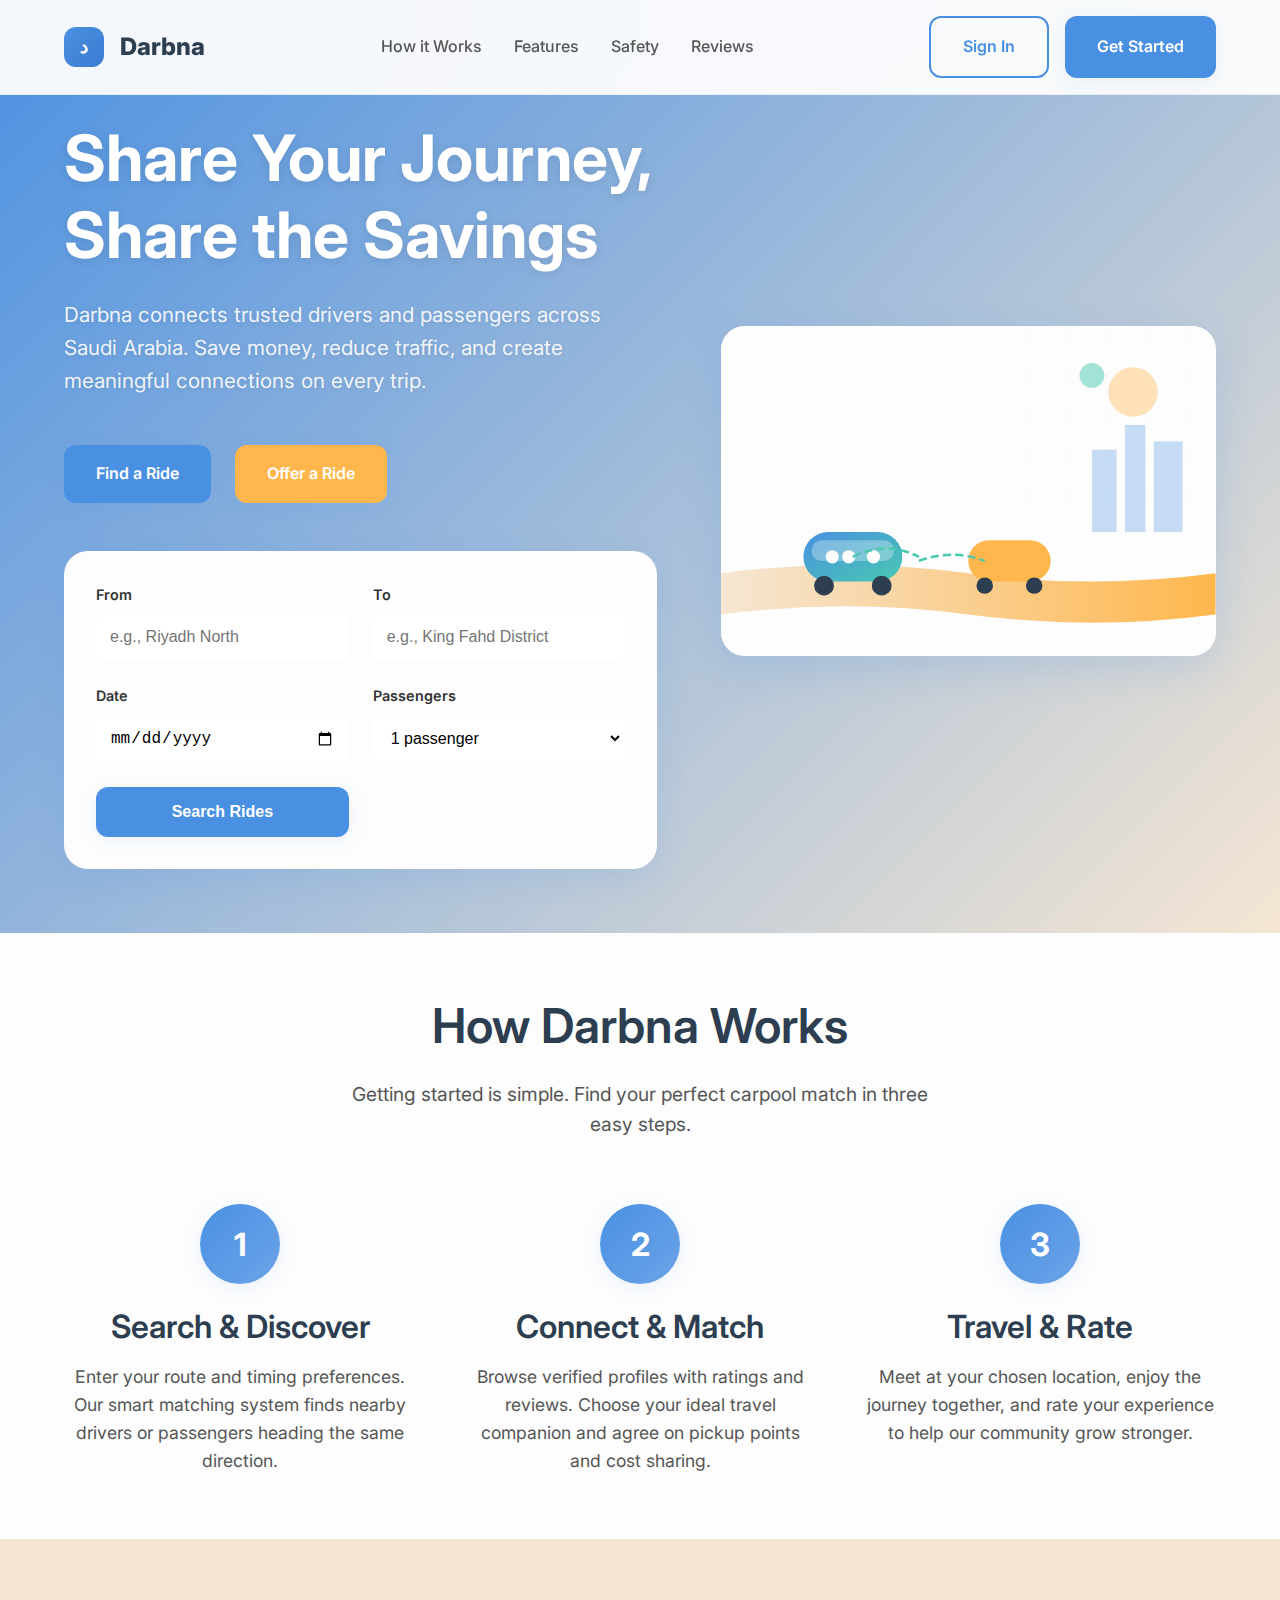
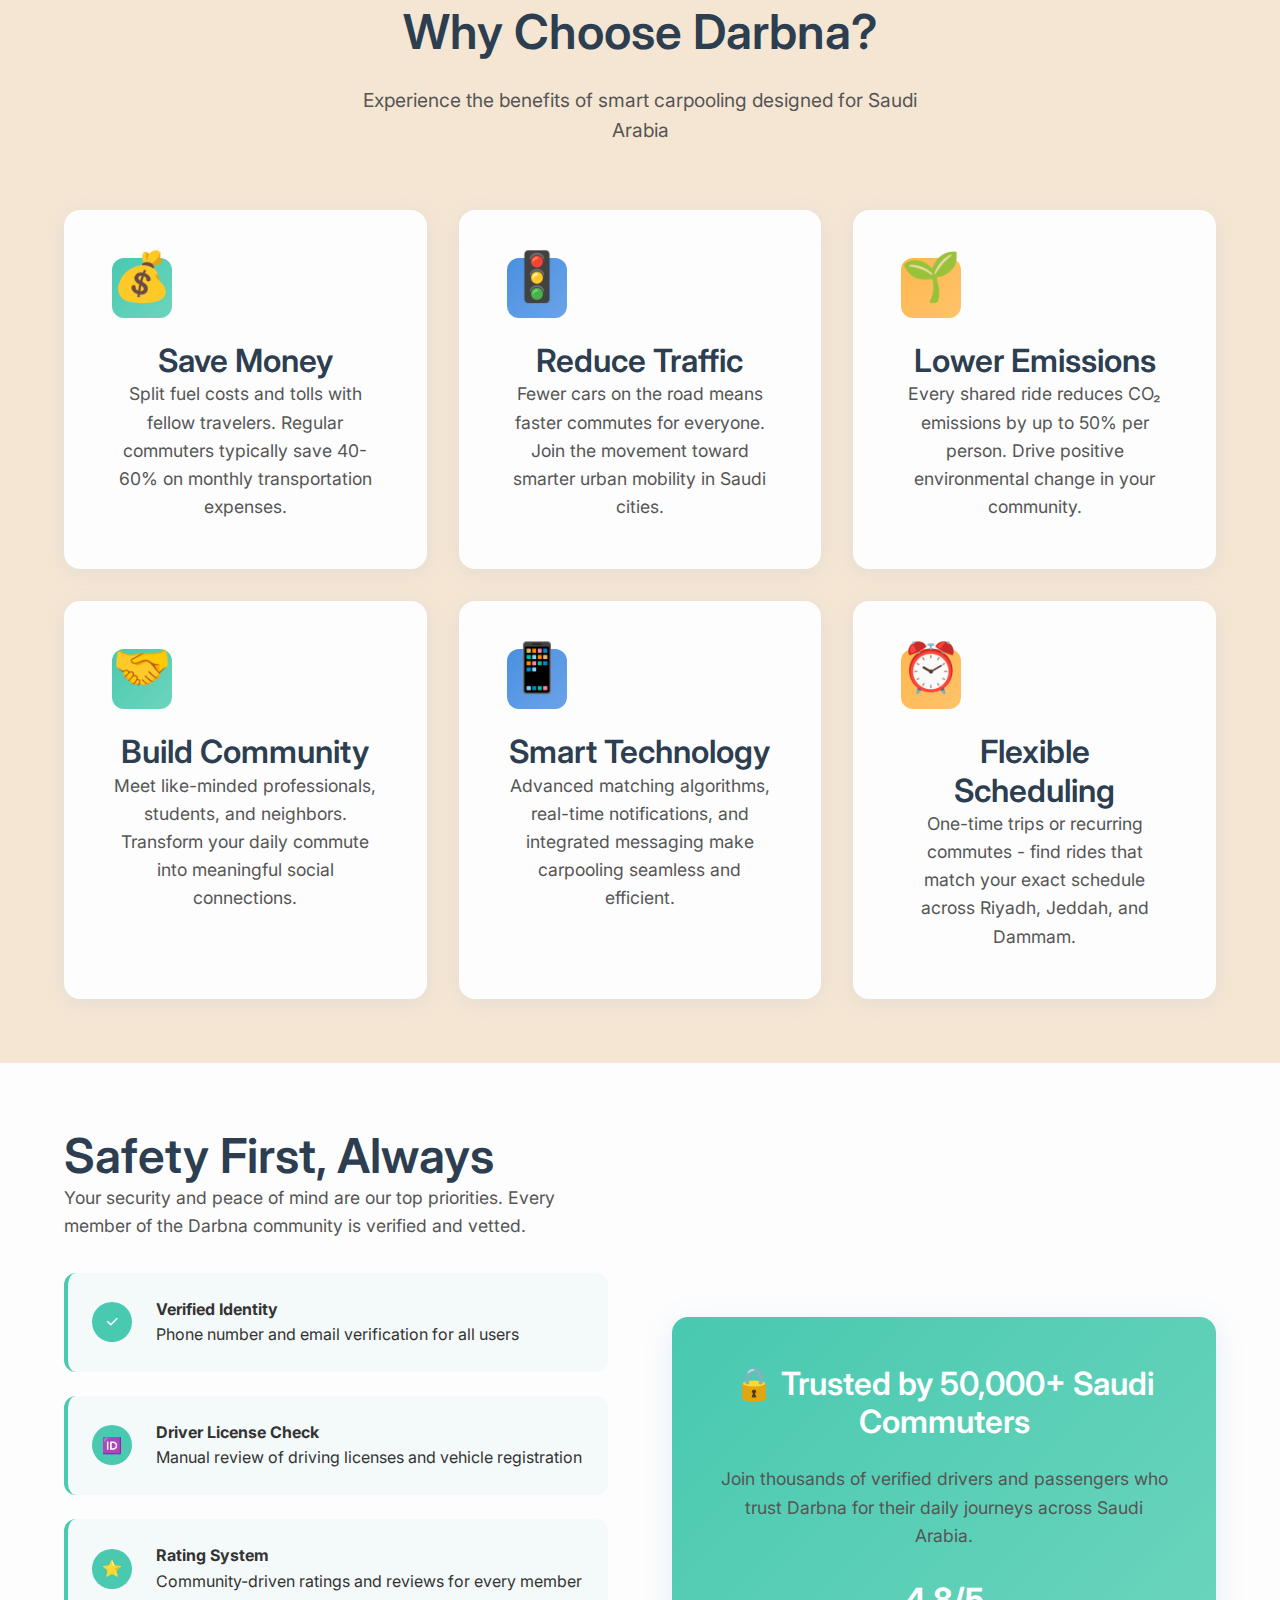
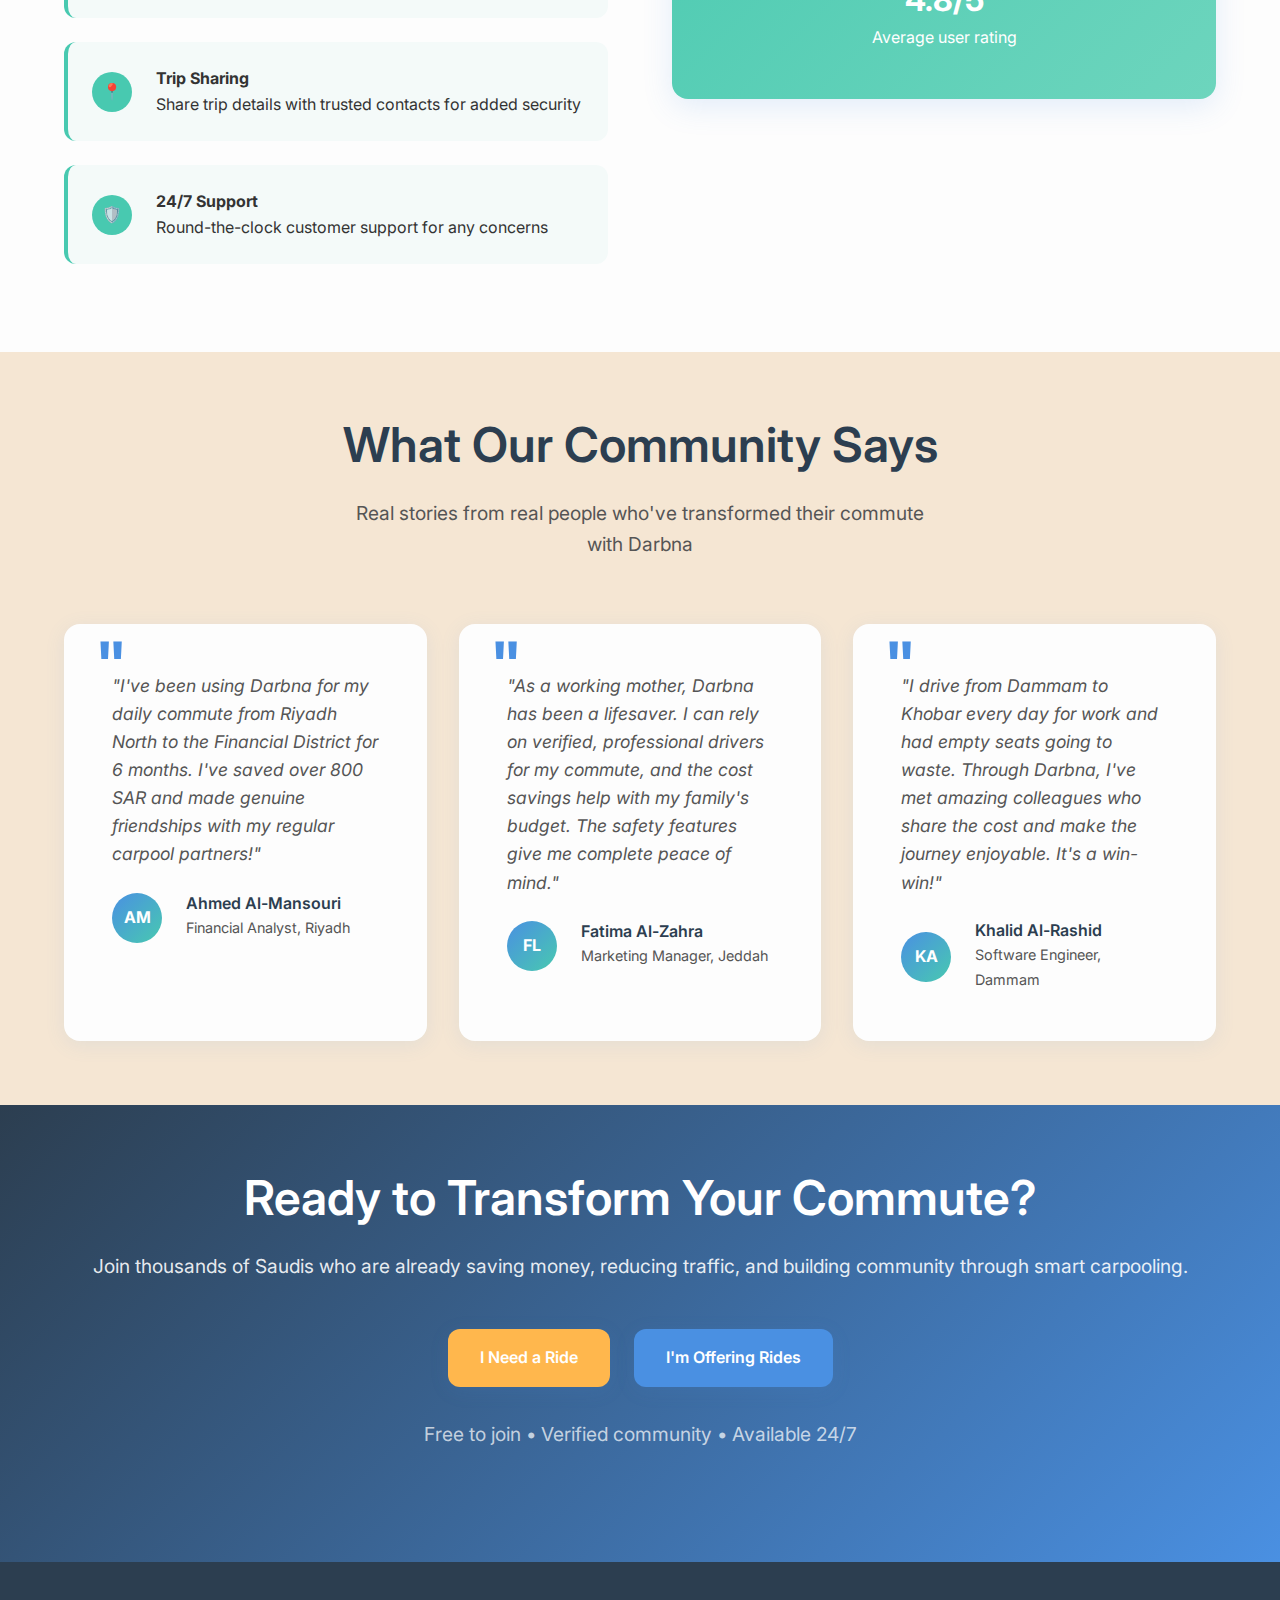
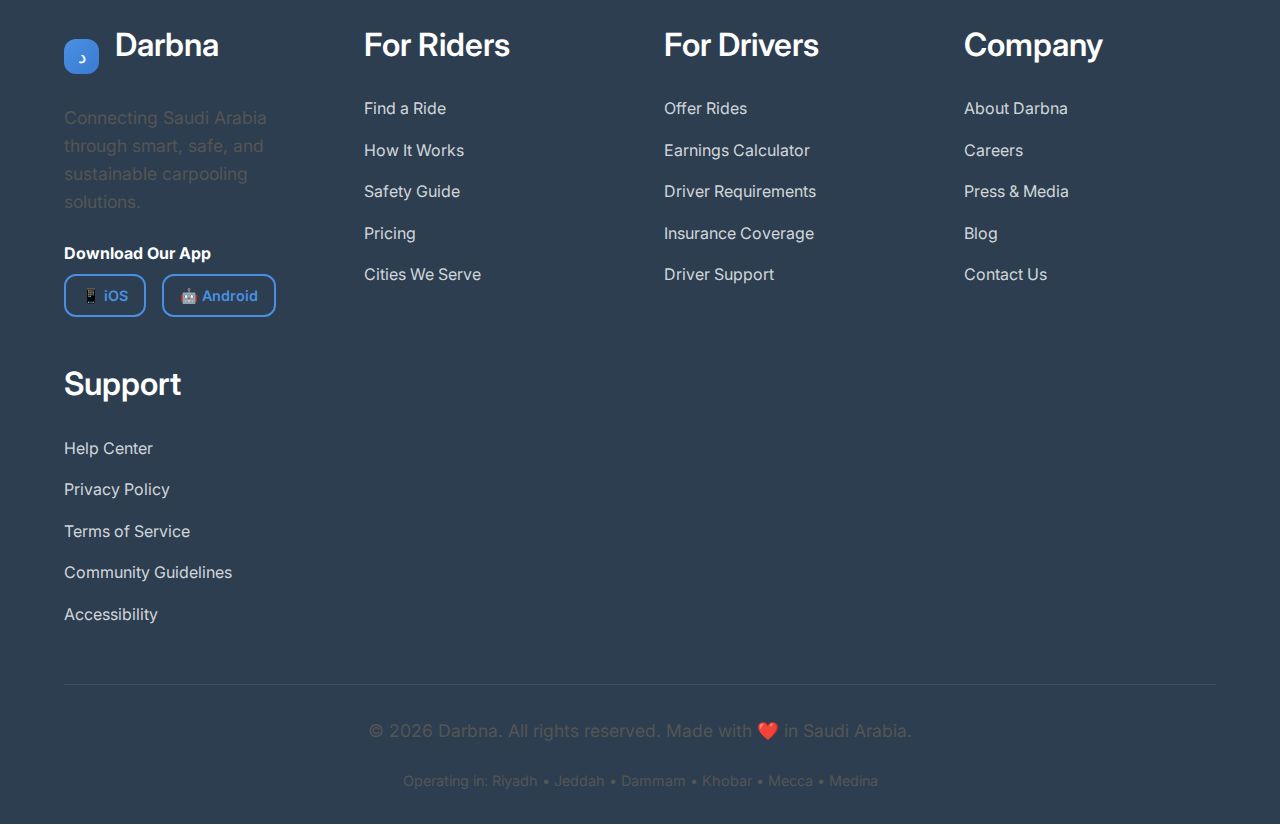
<file: index.html>
<!DOCTYPE html>
<html lang="en" dir="ltr">
<head>
  <meta charset="UTF-8" />
  <meta name="viewport" content="width=device-width, initial-scale=1.0"/>
  <title>Darbna - Share Your Journey, Share the Savings | Saudi Arabia's Trusted Carpooling Platform</title>
  <meta name="description" content="Join Darbna, Saudi Arabia's premier carpooling platform. Connect with trusted drivers and passengers across Riyadh, Jeddah, and Dammam. Save money, reduce traffic, and build community."/>

  <!-- Fonts -->
  <link rel="preconnect" href="https://fonts.googleapis.com"/>
  <link rel="preconnect" href="https://fonts.gstatic.com" crossorigin/>
  <link href="https://fonts.googleapis.com/css2?family=Inter:wght@400;500;600;700;800&family=Tajawal:wght@400;500;600;700&display=swap" rel="stylesheet"/>

  <!-- Favicon -->
  <link rel="icon" href="data:image/svg+xml,<svg xmlns=%22http://www.w3.org/2000/svg%22 viewBox=%220 0 100 100%22><text y=%22.9em%22 font-size=%2290%22>🚗</text></svg>">

  <!-- External CSS -->
  <link rel="stylesheet" href="style.css"/>
</head>
<body>
  <!-- Skip to main content for accessibility -->
  <a href="#main-content" class="sr-only">Skip to main content</a>

  <!-- Header -->
  <header class="header" role="banner">
    <div class="container">
      <div class="header-content">
        <a href="#" class="logo" aria-label="Darbna - Home">
          <div class="logo-icon">د</div>
          <span>Darbna</span>
        </a>

        <nav role="navigation" aria-label="Main navigation">
          <ul class="nav">
            <li><a href="#how-it-works">How it Works</a></li>
            <li><a href="#features">Features</a></li>
            <li><a href="#safety">Safety</a></li>
            <li><a href="#testimonials">Reviews</a></li>
          </ul>
        </nav>

        <div class="header-cta">
          <a href="#" class="btn btn-outline">Sign In</a>
          <a href="#get-started" class="btn btn-primary">Get Started</a>
        </div>
      </div>
    </div>
  </header>

  <!-- Main -->
  <main id="main-content">
    <!-- Hero -->
    <section class="hero" role="banner">
      <div class="container">
        <div class="hero-content">
          <div class="hero-text">
            <h1>Share Your Journey, Share the Savings</h1>
            <p class="subtitle">Darbna connects trusted drivers and passengers across Saudi Arabia. Save money, reduce traffic, and create meaningful connections on every trip.</p>

            <div class="hero-cta">
              <a href="#get-started" class="btn btn-primary">Find a Ride</a>
              <a href="#get-started" class="btn btn-secondary">Offer a Ride</a>
            </div>

            <!-- Search Form -->
            <form class="search-form" role="search" aria-label="Search for rides">
              <div class="form-group">
                <label for="from">From</label>
                <input type="text" id="from" name="from" placeholder="e.g., Riyadh North" required>
              </div>
              <div class="form-group">
                <label for="to">To</label>
                <input type="text" id="to" name="to" placeholder="e.g., King Fahd District" required>
              </div>
              <div class="form-group">
                <label for="date">Date</label>
                <input type="date" id="date" name="date" required>
              </div>
              <div class="form-group">
                <label for="passengers">Passengers</label>
                <select id="passengers" name="passengers">
                  <option value="1">1 passenger</option>
                  <option value="2">2 passengers</option>
                  <option value="3">3 passengers</option>
                  <option value="4">4+ passengers</option>
                </select>
              </div>
              <button type="submit" class="btn btn-primary">Search Rides</button>
            </form>
          </div>

          <div class="hero-visual">
            <svg class="hero-illustration" viewBox="0 0 600 400" role="img" aria-label="Carpooling illustration">
              <defs>
                <linearGradient id="carGradient" x1="0%" y1="0%" x2="100%" y2="100%">
                  <stop offset="0%" style="stop-color:#4A90E2"/>
                  <stop offset="100%" style="stop-color:#48C9B0"/>
                </linearGradient>
                <linearGradient id="roadGradient" x1="0%" y1="0%" x2="100%" y2="0%">
                  <stop offset="0%" style="stop-color:#F5E6D3"/>
                  <stop offset="100%" style="stop-color:#FFB74D"/>
                </linearGradient>
              </defs>

              <!-- Background -->
              <rect width="600" height="400" fill="#FDFDFD" rx="20"/>

              <!-- Road -->
              <path d="M0 300 Q150 280 300 300 Q450 320 600 300 L600 350 Q450 370 300 350 Q150 330 0 350 Z" fill="url(#roadGradient)"/>

              <!-- Cars -->
              <g transform="translate(100, 250)">
                <rect x="0" y="0" width="120" height="60" rx="30" fill="url(#carGradient)"/>
                <circle cx="25" cy="65" r="12" fill="#2C3E50"/>
                <circle cx="95" cy="65" r="12" fill="#2C3E50"/>
                <rect x="10" y="10" width="100" height="25" rx="12" fill="rgba(255,255,255,0.3)"/>
                <circle cx="35" cy="30" r="8" fill="#FDFDFD"/>
                <circle cx="55" cy="30" r="8" fill="#FDFDFD"/>
                <circle cx="85" cy="30" r="8" fill="#FDFDFD"/>
              </g>

              <g transform="translate(300, 260)">
                <rect x="0" y="0" width="100" height="50" rx="25" fill="#FFB74D"/>
                <circle cx="20" cy="55" r="10" fill="#2C3E50"/>
                <circle cx="80" cy="55" r="10" fill="#2C3E50"/>
              </g>

              <path d="M160 280 Q200 260 240 280" stroke="#48C9B0" stroke-width="3" fill="none" stroke-dasharray="10,5"/>
              <path d="M240 285 Q280 270 320 285" stroke="#48C9B0" stroke-width="3" fill="none" stroke-dasharray="10,5"/>

              <rect x="450" y="150" width="30" height="100" fill="#4A90E2" opacity="0.3"/>
              <rect x="490" y="120" width="25" height="130" fill="#4A90E2" opacity="0.3"/>
              <rect x="525" y="140" width="35" height="110" fill="#4A90E2" opacity="0.3"/>

              <circle cx="500" cy="80" r="30" fill="#FFB74D" opacity="0.4"/>
              <circle cx="450" cy="60" r="15" fill="#48C9B0" opacity="0.5"/>
            </svg>
            <div class="geometric-pattern"></div>
          </div>
        </div>
      </div>
    </section>

    <!-- How It Works -->
    <section id="how-it-works" class="section how-it-works">
      <div class="container">
        <div class="section-header">
          <h2>How Darbna Works</h2>
          <p>Getting started is simple. Find your perfect carpool match in three easy steps.</p>
        </div>

        <div class="steps">
          <div class="step">
            <div class="step-number">1</div>
            <h3>Search & Discover</h3>
            <p>Enter your route and timing preferences. Our smart matching system finds nearby drivers or passengers heading the same direction.</p>
          </div>

          <div class="step">
            <div class="step-number">2</div>
            <h3>Connect & Match</h3>
            <p>Browse verified profiles with ratings and reviews. Choose your ideal travel companion and agree on pickup points and cost sharing.</p>
          </div>

          <div class="step">
            <div class="step-number">3</div>
            <h3>Travel & Rate</h3>
            <p>Meet at your chosen location, enjoy the journey together, and rate your experience to help our community grow stronger.</p>
          </div>
        </div>
      </div>
    </section>

    <!-- Features -->
    <section id="features" class="section features">
      <div class="container">
        <div class="section-header">
          <h2>Why Choose Darbna?</h2>
          <p>Experience the benefits of smart carpooling designed for Saudi Arabia</p>
        </div>

        <div class="features-grid">
          <div class="feature-card">
            <div class="card-icon mint"><span class="feature-icon">💰</span></div>
            <h3>Save Money</h3>
            <p>Split fuel costs and tolls with fellow travelers. Regular commuters typically save 40-60% on monthly transportation expenses.</p>
          </div>

          <div class="feature-card">
            <div class="card-icon blue"><span class="feature-icon">🚦</span></div>
            <h3>Reduce Traffic</h3>
            <p>Fewer cars on the road means faster commutes for everyone. Join the movement toward smarter urban mobility in Saudi cities.</p>
          </div>

          <div class="feature-card">
            <div class="card-icon amber"><span class="feature-icon">🌱</span></div>
            <h3>Lower Emissions</h3>
            <p>Every shared ride reduces CO₂ emissions by up to 50% per person. Drive positive environmental change in your community.</p>
          </div>

          <div class="feature-card">
            <div class="card-icon mint"><span class="feature-icon">🤝</span></div>
            <h3>Build Community</h3>
            <p>Meet like-minded professionals, students, and neighbors. Transform your daily commute into meaningful social connections.</p>
          </div>

          <div class="feature-card">
            <div class="card-icon blue"><span class="feature-icon">📱</span></div>
            <h3>Smart Technology</h3>
            <p>Advanced matching algorithms, real-time notifications, and integrated messaging make carpooling seamless and efficient.</p>
          </div>

          <div class="feature-card">
            <div class="card-icon amber"><span class="feature-icon">⏰</span></div>
            <h3>Flexible Scheduling</h3>
            <p>One-time trips or recurring commutes - find rides that match your exact schedule across Riyadh, Jeddah, and Dammam.</p>
          </div>
        </div>
      </div>
    </section>

    <!-- Safety -->
    <section id="safety" class="section safety">
      <div class="container">
        <div class="safety-content">
          <div>
            <h2>Safety First, Always</h2>
            <p class="mb-lg">Your security and peace of mind are our top priorities. Every member of the Darbna community is verified and vetted.</p>

            <ul class="safety-list">
              <li class="safety-item">
                <div class="safety-icon">✓</div>
                <div><strong>Verified Identity</strong><br>Phone number and email verification for all users</div>
              </li>
              <li class="safety-item">
                <div class="safety-icon">🆔</div>
                <div><strong>Driver License Check</strong><br>Manual review of driving licenses and vehicle registration</div>
              </li>
              <li class="safety-item">
                <div class="safety-icon">⭐</div>
                <div><strong>Rating System</strong><br>Community-driven ratings and reviews for every member</div>
              </li>
              <li class="safety-item">
                <div class="safety-icon">📍</div>
                <div><strong>Trip Sharing</strong><br>Share trip details with trusted contacts for added security</div>
              </li>
              <li class="safety-item">
                <div class="safety-icon">🛡️</div>
                <div><strong>24/7 Support</strong><br>Round-the-clock customer support for any concerns</div>
              </li>
            </ul>
          </div>

          <div class="trust-badge">
            <h3>🔒 Trusted by 50,000+ Saudi Commuters</h3>
            <p>Join thousands of verified drivers and passengers who trust Darbna for their daily journeys across Saudi Arabia.</p>
            <div class="mt-md">
              <strong class="rating-score">4.8/5</strong>
              <span>Average user rating</span>
            </div>
          </div>
        </div>
      </div>
    </section>

    <!-- Testimonials -->
    <section id="testimonials" class="section testimonials">
      <div class="container">
        <div class="section-header">
          <h2>What Our Community Says</h2>
          <p>Real stories from real people who've transformed their commute with Darbna</p>
        </div>

        <div class="testimonials-carousel">
          <div class="testimonial">
            <p class="testimonial-text">"I've been using Darbna for my daily commute from Riyadh North to the Financial District for 6 months. I've saved over 800 SAR and made genuine friendships with my regular carpool partners!"</p>
            <div class="testimonial-author">
              <div class="author-avatar">AM</div>
              <div class="author-info">
                <h4>Ahmed Al-Mansouri</h4>
                <span class="role">Financial Analyst, Riyadh</span>
              </div>
            </div>
          </div>

          <div class="testimonial">
            <p class="testimonial-text">"As a working mother, Darbna has been a lifesaver. I can rely on verified, professional drivers for my commute, and the cost savings help with my family's budget. The safety features give me complete peace of mind."</p>
            <div class="testimonial-author">
              <div class="author-avatar">FL</div>
              <div class="author-info">
                <h4>Fatima Al-Zahra</h4>
                <span class="role">Marketing Manager, Jeddah</span>
              </div>
            </div>
          </div>

          <div class="testimonial">
            <p class="testimonial-text">"I drive from Dammam to Khobar every day for work and had empty seats going to waste. Through Darbna, I've met amazing colleagues who share the cost and make the journey enjoyable. It's a win-win!"</p>
            <div class="testimonial-author">
              <div class="author-avatar">KA</div>
              <div class="author-info">
                <h4>Khalid Al-Rashid</h4>
                <span class="role">Software Engineer, Dammam</span>
              </div>
            </div>
          </div>
        </div>
      </div>
    </section>

    <!-- Final CTA -->
    <section id="get-started" class="section final-cta">
      <div class="container">
        <h2>Ready to Transform Your Commute?</h2>
        <p>Join thousands of Saudis who are already saving money, reducing traffic, and building community through smart carpooling.</p>

        <div class="cta-buttons">
          <a href="#" class="btn btn-secondary">I Need a Ride</a>
          <a href="#" class="btn btn-primary">I'm Offering Rides</a>
        </div>

        <div class="muted-info">
          <p>Free to join • Verified community • Available 24/7</p>
        </div>
      </div>
    </section>
  </main>

  <!-- Footer -->
  <footer class="footer" role="contentinfo">
    <div class="container">
      <div class="footer-content">
        <div class="footer-section">
          <div class="row-center">
            <div class="logo-icon small">د</div>
            <h3>Darbna</h3>
          </div>
          <p>Connecting Saudi Arabia through smart, safe, and sustainable carpooling solutions.</p>
          <div class="mt-md">
            <strong>Download Our App</strong><br>
            <div class="store-badges">
              <a href="#" class="btn btn-outline btn-sm">📱 iOS</a>
              <a href="#" class="btn btn-outline btn-sm">🤖 Android</a>
            </div>
          </div>
        </div>

        <div class="footer-section">
          <h3>For Riders</h3>
          <ul class="footer-links">
            <li><a href="#">Find a Ride</a></li>
            <li><a href="#">How It Works</a></li>
            <li><a href="#">Safety Guide</a></li>
            <li><a href="#">Pricing</a></li>
            <li><a href="#">Cities We Serve</a></li>
          </ul>
        </div>

        <div class="footer-section">
          <h3>For Drivers</h3>
          <ul class="footer-links">
            <li><a href="#">Offer Rides</a></li>
            <li><a href="#">Earnings Calculator</a></li>
            <li><a href="#">Driver Requirements</a></li>
            <li><a href="#">Insurance Coverage</a></li>
            <li><a href="#">Driver Support</a></li>
          </ul>
        </div>

        <div class="footer-section">
          <h3>Company</h3>
          <ul class="footer-links">
            <li><a href="#">About Darbna</a></li>
            <li><a href="#">Careers</a></li>
            <li><a href="#">Press & Media</a></li>
            <li><a href="#">Blog</a></li>
            <li><a href="#">Contact Us</a></li>
          </ul>
        </div>

        <div class="footer-section">
          <h3>Support</h3>
          <ul class="footer-links">
            <li><a href="#">Help Center</a></li>
            <li><a href="#">Privacy Policy</a></li>
            <li><a href="#">Terms of Service</a></li>
            <li><a href="#">Community Guidelines</a></li>
            <li><a href="#">Accessibility</a></li>
          </ul>
        </div>
      </div>

      <div class="footer-bottom">
        <p>&copy; 2024 Darbna. All rights reserved. Made with ❤️ in Saudi Arabia.</p>
        <p class="text-sm mt-md">Operating in: Riyadh • Jeddah • Dammam • Khobar • Mecca • Medina</p>
      </div>
    </div>
  </footer>

  <!-- External JS -->
  <script src="script.js"></script>
</body>
</html>
</file>
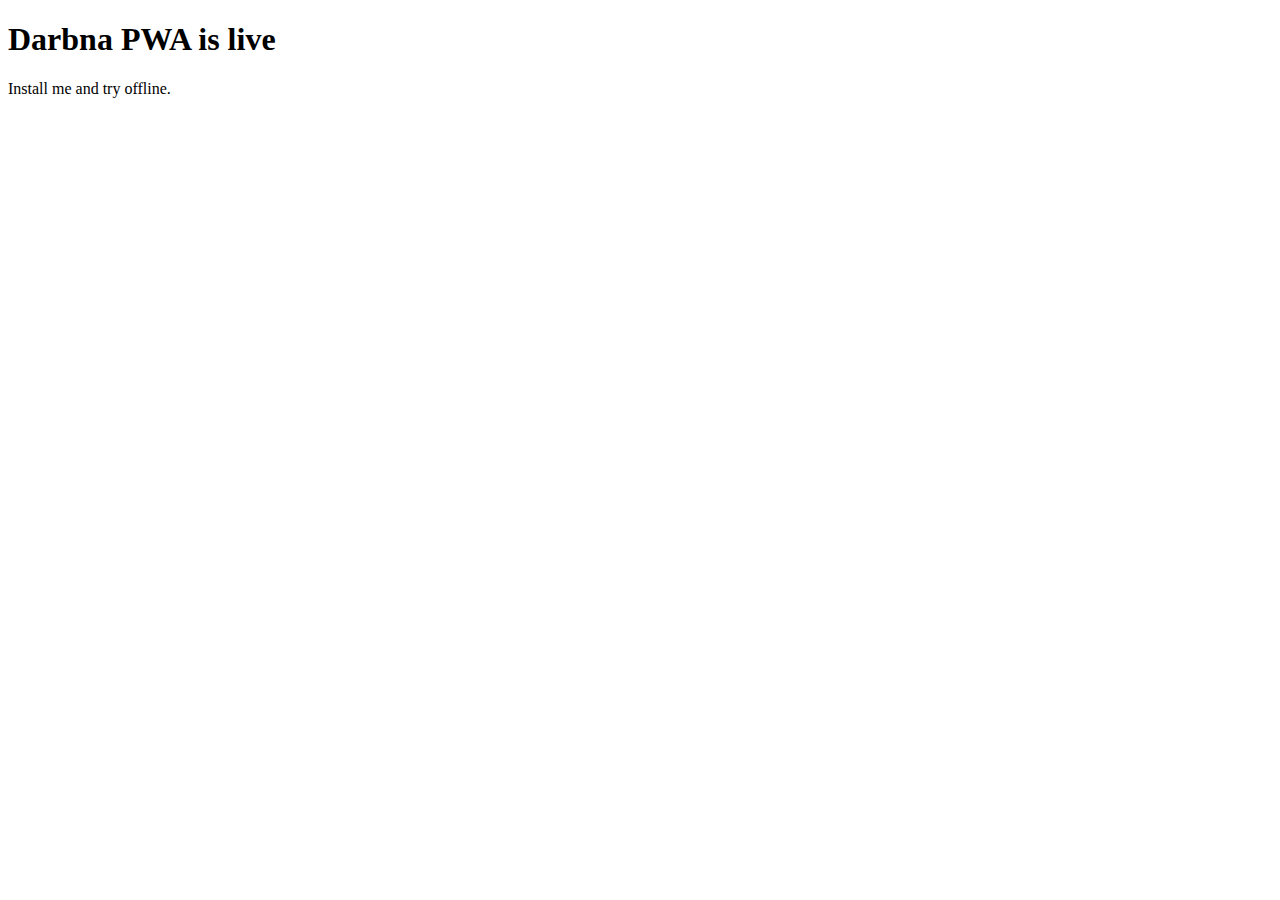
<file: docs/index.html>
<!doctype html>
<html lang="en">
<head>
  <meta charset="utf-8" />
  <meta name="viewport" content="width=device-width,initial-scale=1" />
  <title>Darbna PWA</title>
  <link rel="manifest" href="./manifest.json" />
  <meta name="theme-color" content="#2196f3" />
</head>
<body>
  <h1>Darbna PWA is live</h1>
  <p>Install me and try offline.</p>
  <script>
    if ('serviceWorker' in navigator) {
      navigator.serviceWorker.register('./service-worker.js').catch(console.error);
    }
  </script>
</body>
</html>
</file>
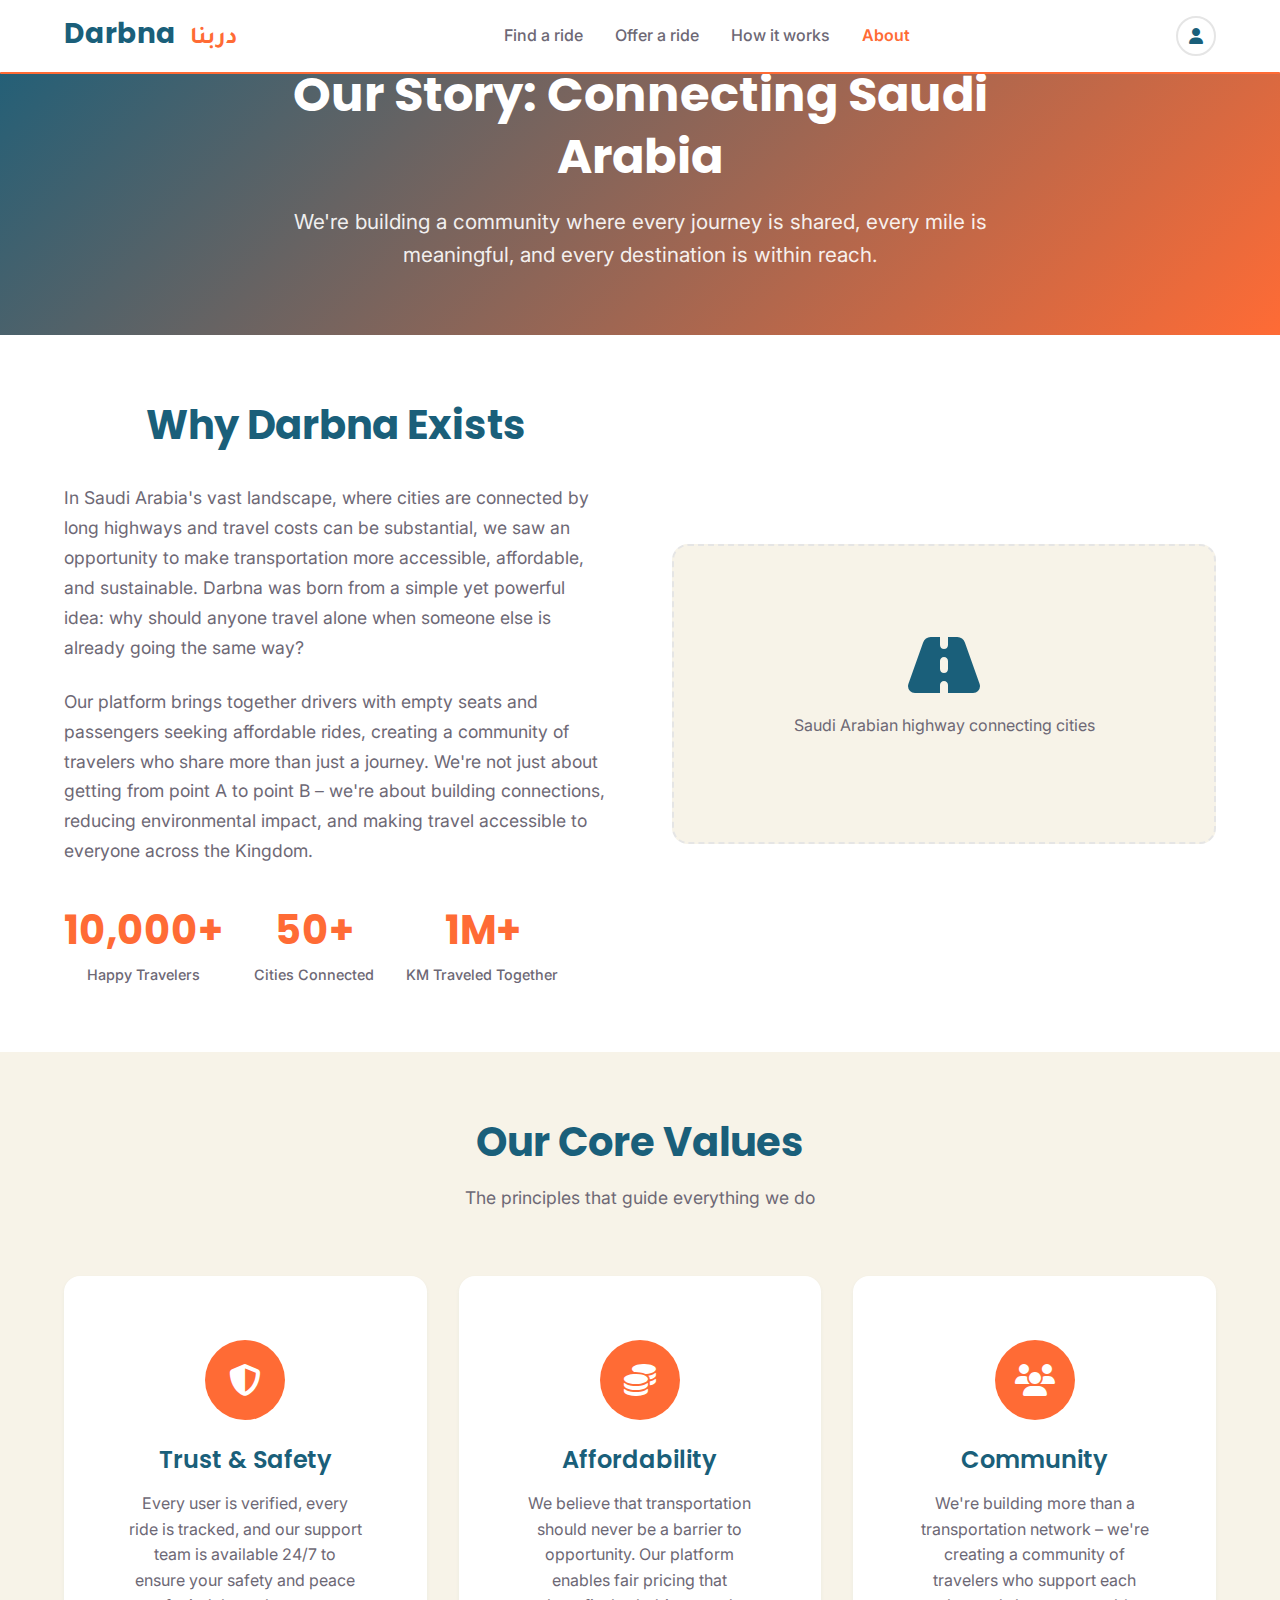
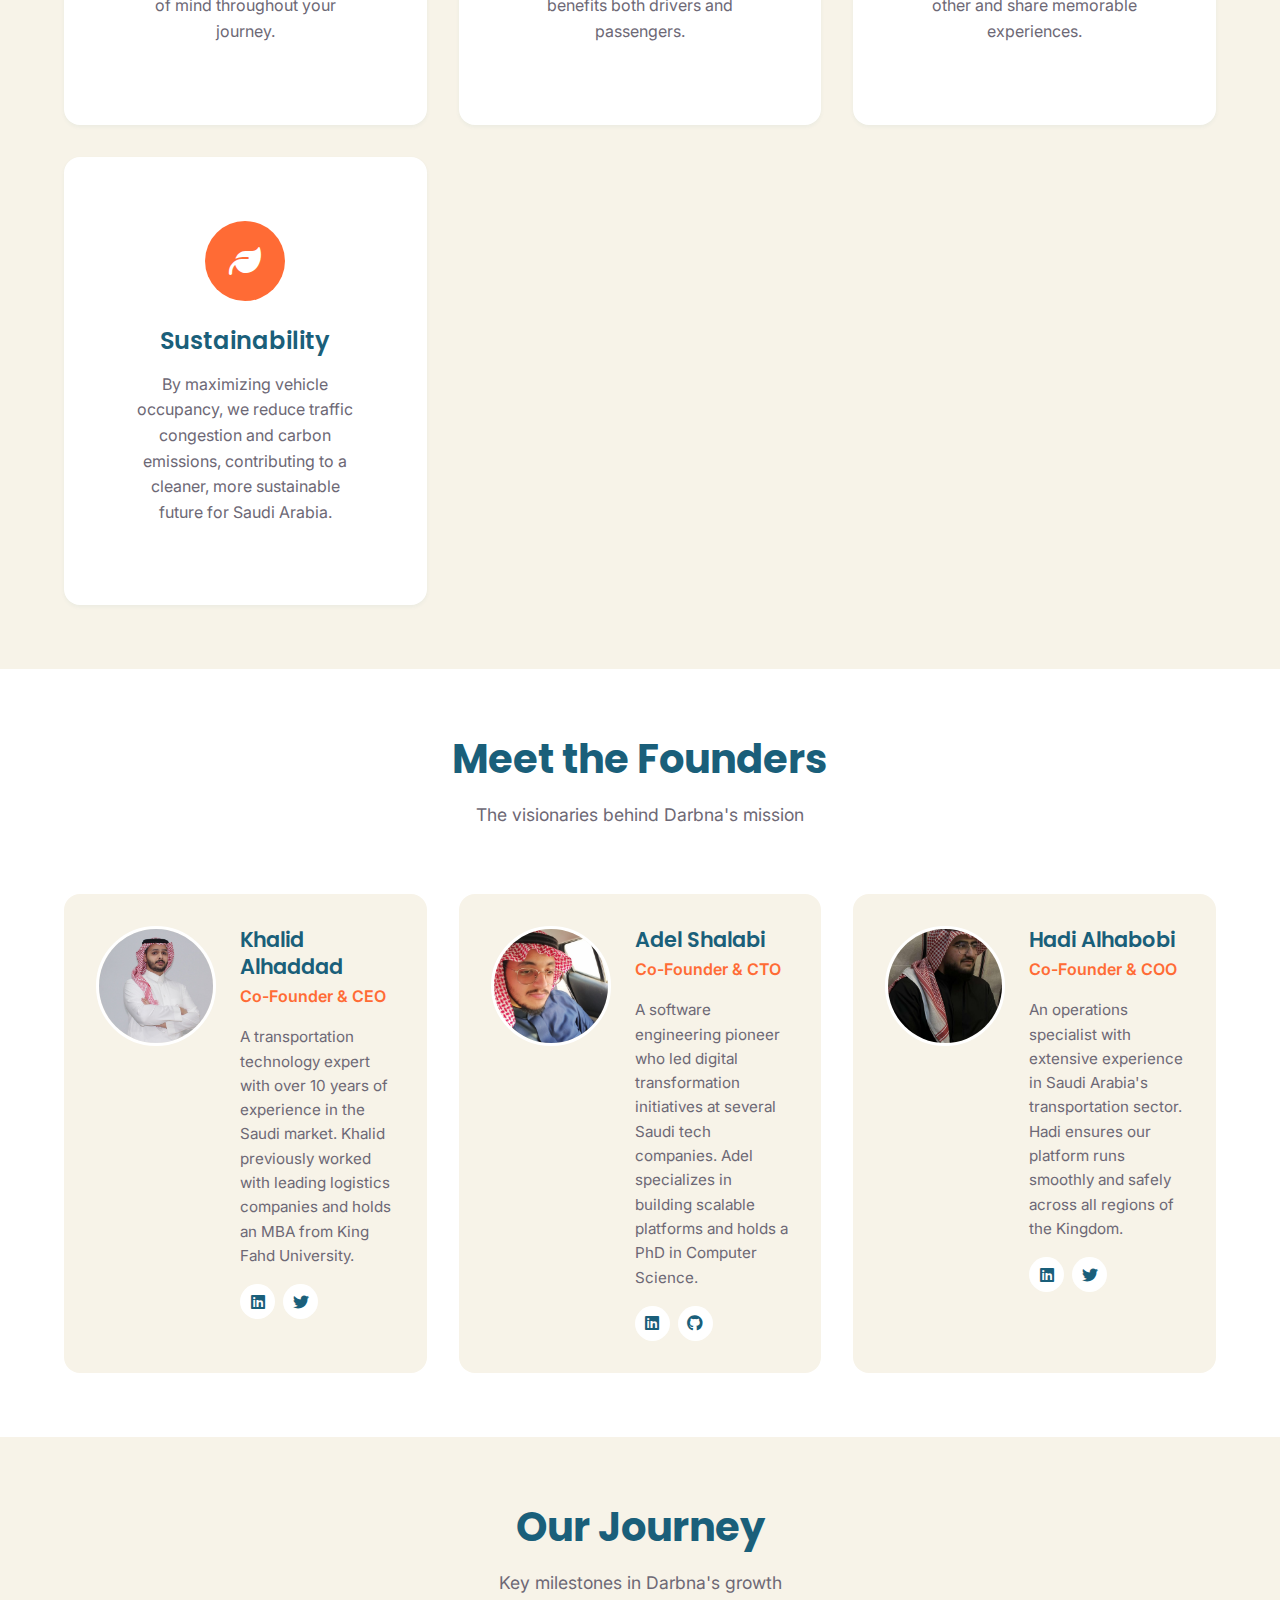
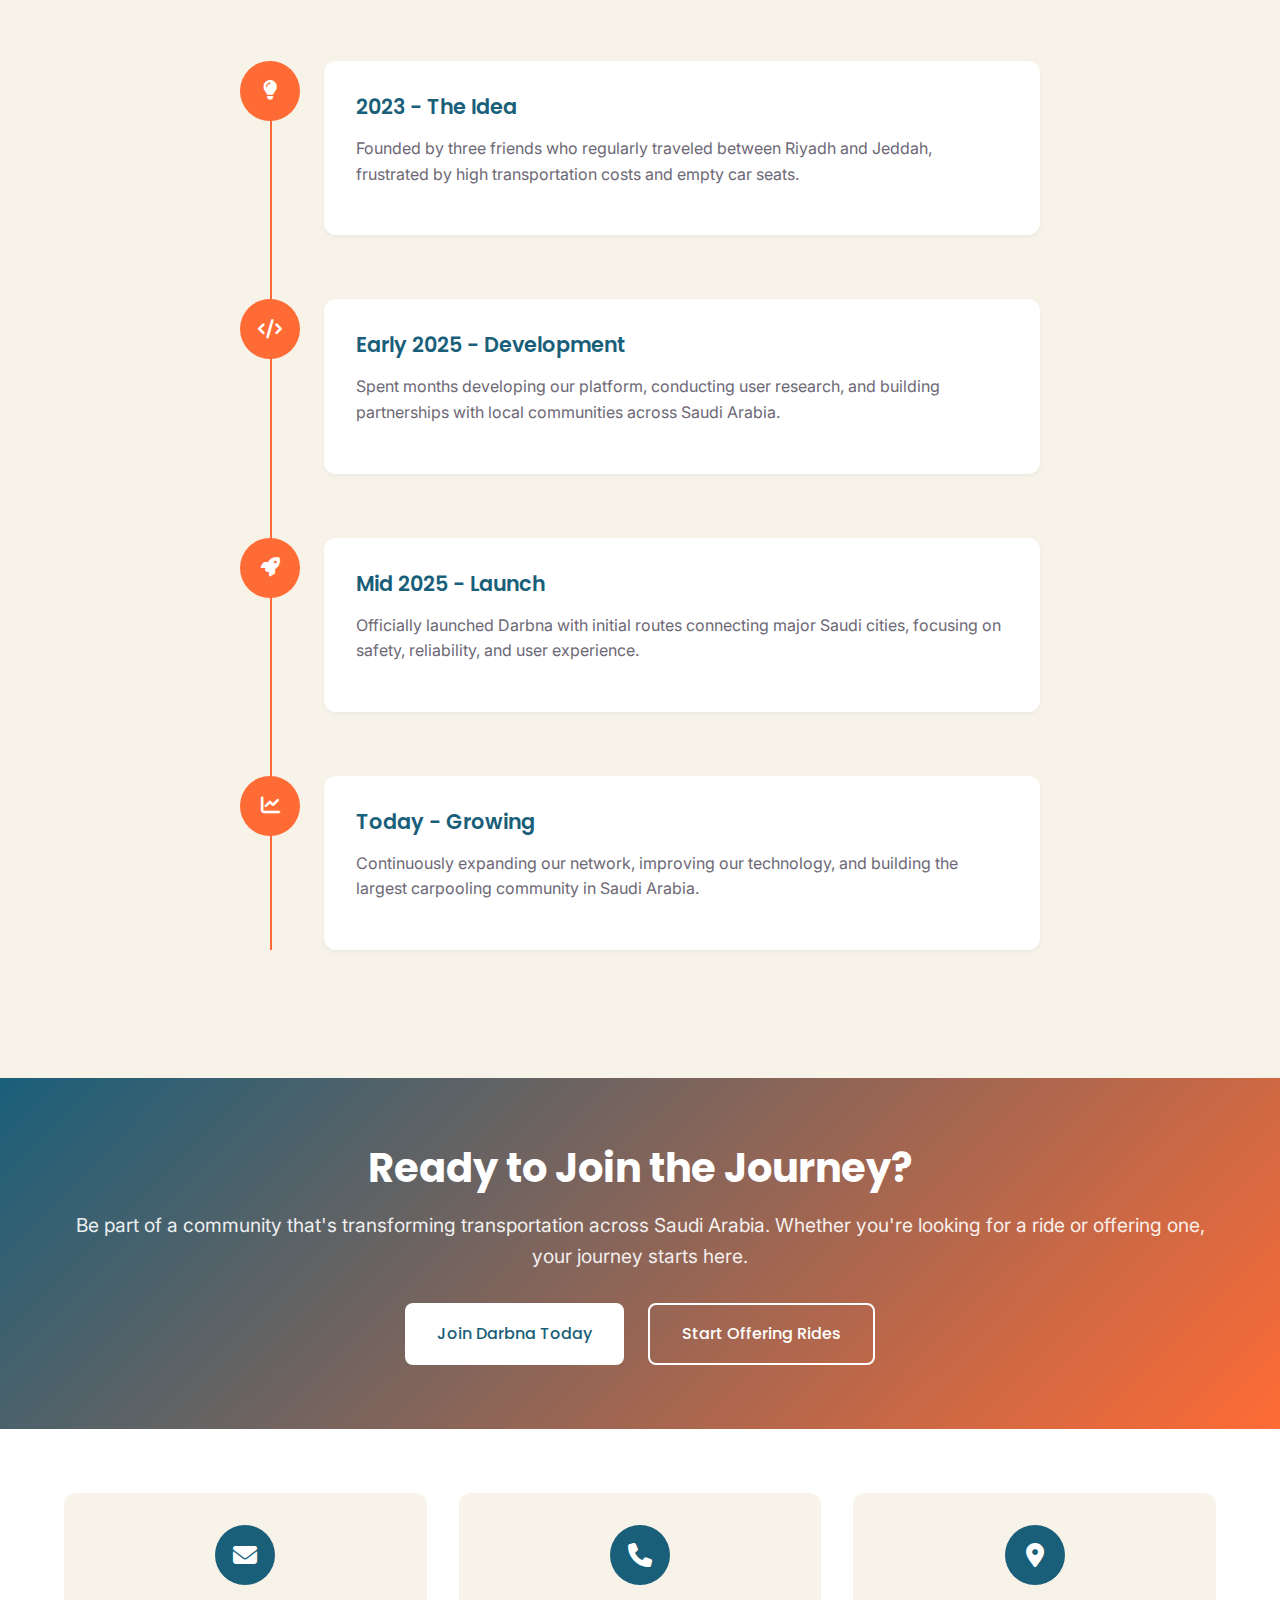
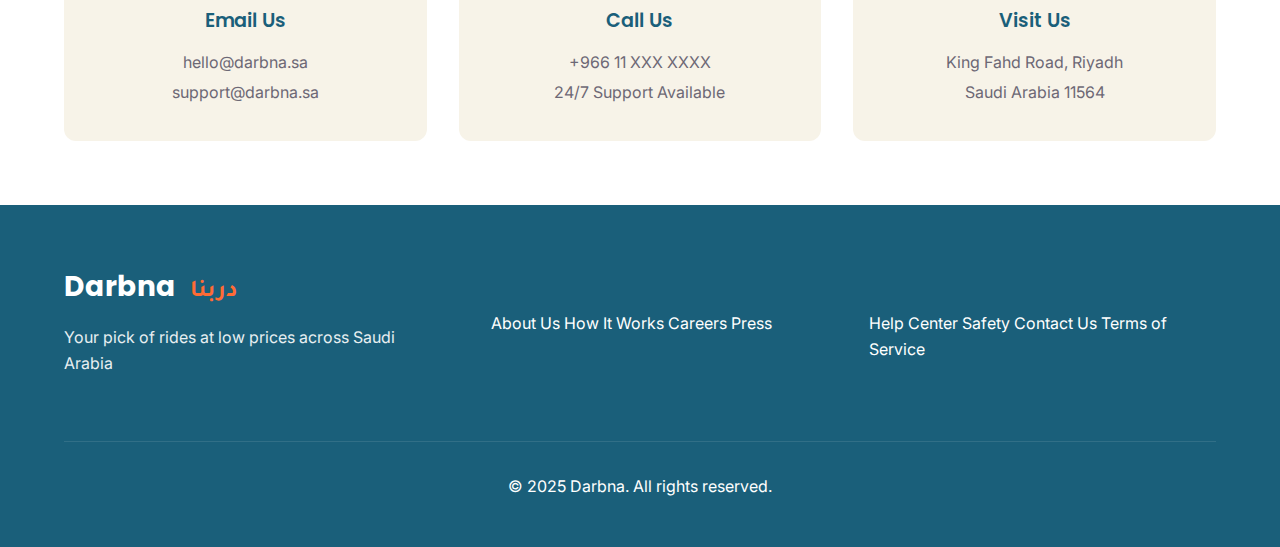
<file: about.html>
<!DOCTYPE html>
<html lang="en" dir="ltr">
<head>
    <meta charset="UTF-8">
    <meta name="viewport" content="width=device-width, initial-scale=1.0">
    <meta name="description" content="About Darbna - Learn about our mission to connect Saudi Arabia through affordable, safe carpooling">
    <meta name="keywords" content="about darbna, mission, team, carpooling, Saudi Arabia, company">
    <title>About Us - Darbna | دربنا</title>
    
    <!-- Google Fonts -->
    <link href="https://fonts.googleapis.com/css2?family=Poppins:wght@400;500;600;700&family=Inter:wght@300;400;500;600&family=Tajawal:wght@300;400;500;600;700&display=swap" rel="stylesheet">
    
    <!-- Font Awesome Icons -->
    <link rel="stylesheet" href="https://cdn.jsdelivr.net/npm/@fortawesome/fontawesome-free@6.4.0/css/all.min.css">
    
    <!-- Custom CSS -->
    <link rel="stylesheet" href="css/style.css">
</head>
<body>
    <!-- Header Navigation -->
    <header class="navbar" id="navbar">
        <nav class="container">
            <div class="nav-brand">
                <a href="index.html">
                    <h2 class="logo">Darbna <span class="logo-arabic">دربنا</span></h2>
                </a>
            </div>
            
            <div class="nav-menu" id="nav-menu">
                <a href="find-ride.html" class="nav-link">Find a ride</a>
                <a href="offer-ride.html" class="nav-link">Offer a ride</a>
                <a href="how-it-works.html" class="nav-link">How it works</a>
                <a href="about.html" class="nav-link active">About</a>
            </div>
            
            <div class="nav-actions">
                <div class="profile-dropdown" id="profile-dropdown">
                    <button class="profile-icon-btn" id="profile-icon-btn" aria-label="User Profile">
                        <i class="fas fa-user"></i>
                    </button>
                    <div class="profile-dropdown-menu" id="profile-dropdown-menu">
                        <a href="login.html" class="dropdown-btn">Log In</a>
                        <a href="signup.html" class="dropdown-btn">Sign Up</a>
                        <div class="dropdown-divider"></div>
                        <a href="#help" class="dropdown-link">Help Centre</a>
                    </div>
                </div>
            </div>
            
            <!-- Mobile Menu Toggle -->
            <button class="mobile-menu-toggle" id="mobile-menu-toggle">
                <i class="fas fa-bars"></i>
            </button>
        </nav>
    </header>

    <!-- Main Content -->
    <main class="about-page">
        <!-- Hero Section -->
        <section class="about-hero">
            <div class="container">
                <div class="hero-content text-center">
                    <h1 class="hero-title">Our Story: Connecting Saudi Arabia</h1>
                    <p class="hero-subtitle">We're building a community where every journey is shared, every mile is meaningful, and every destination is within reach.</p>
                </div>
            </div>
        </section>

        <!-- Mission Section -->
        <section class="mission-section">
            <div class="container">
                <div class="mission-content">
                    <div class="mission-text">
                        <h2 class="section-title">Why Darbna Exists</h2>
                        <p class="mission-description">
                            In Saudi Arabia's vast landscape, where cities are connected by long highways and travel costs can be substantial, we saw an opportunity to make transportation more accessible, affordable, and sustainable. Darbna was born from a simple yet powerful idea: why should anyone travel alone when someone else is already going the same way?
                        </p>
                        <p class="mission-description">
                            Our platform brings together drivers with empty seats and passengers seeking affordable rides, creating a community of travelers who share more than just a journey. We're not just about getting from point A to point B – we're about building connections, reducing environmental impact, and making travel accessible to everyone across the Kingdom.
                        </p>
                        <div class="mission-stats">
                            <div class="stat">
                                <span class="stat-number">10,000+</span>
                                <span class="stat-label">Happy Travelers</span>
                            </div>
                            <div class="stat">
                                <span class="stat-number">50+</span>
                                <span class="stat-label">Cities Connected</span>
                            </div>
                            <div class="stat">
                                <span class="stat-number">1M+</span>
                                <span class="stat-label">KM Traveled Together</span>
                            </div>
                        </div>
                    </div>
                    
                    <div class="mission-image">
                        <div class="image-placeholder">
                            <i class="fas fa-road fa-4x"></i>
                            <p>Saudi Arabian highway connecting cities</p>
                        </div>
                    </div>
                </div>
            </div>
        </section>

        <!-- Values Section -->
        <section class="values-section">
            <div class="container">
                <div class="values-header text-center">
                    <h2 class="section-title">Our Core Values</h2>
                    <p class="section-subtitle">The principles that guide everything we do</p>
                </div>
                
                <div class="values-grid">
                    <div class="value-card">
                        <div class="value-icon">
                            <i class="fas fa-shield-alt"></i>
                        </div>
                        <h3 class="value-title">Trust & Safety</h3>
                        <p class="value-description">Every user is verified, every ride is tracked, and our support team is available 24/7 to ensure your safety and peace of mind throughout your journey.</p>
                    </div>
                    
                    <div class="value-card">
                        <div class="value-icon">
                            <i class="fas fa-coins"></i>
                        </div>
                        <h3 class="value-title">Affordability</h3>
                        <p class="value-description">We believe that transportation should never be a barrier to opportunity. Our platform enables fair pricing that benefits both drivers and passengers.</p>
                    </div>
                    
                    <div class="value-card">
                        <div class="value-icon">
                            <i class="fas fa-users"></i>
                        </div>
                        <h3 class="value-title">Community</h3>
                        <p class="value-description">We're building more than a transportation network – we're creating a community of travelers who support each other and share memorable experiences.</p>
                    </div>
                    
                    <div class="value-card">
                        <div class="value-icon">
                            <i class="fas fa-leaf"></i>
                        </div>
                        <h3 class="value-title">Sustainability</h3>
                        <p class="value-description">By maximizing vehicle occupancy, we reduce traffic congestion and carbon emissions, contributing to a cleaner, more sustainable future for Saudi Arabia.</p>
                    </div>
                </div>
            </div>
        </section>

        <!-- Team Section -->
        <section class="team-section">
            <div class="container">
                <div class="team-header text-center">
                    <h2 class="section-title">Meet the Founders</h2>
                    <p class="section-subtitle">The visionaries behind Darbna's mission</p>
                </div>
                
                <div class="team-grid">
                    <div class="team-member">
                        <div class="member-photo">
                            <img src="/assets/icons/Khalid-alhaddad.jpeg" alt="Khalid Alhaddad" class="team-img">
                        </div>
                        <div class="member-info">
                            <h3 class="member-name">Khalid Alhaddad</h3>
                            <p class="member-title">Co-Founder & CEO</p>
                            <p class="member-bio">A transportation technology expert with over 10 years of experience in the Saudi market. Khalid previously worked with leading logistics companies and holds an MBA from King Fahd University.</p>
                            <div class="member-social">
                                <a href="https://www.linkedin.com/in/khalid-alhaddad-link/" class="social-link"><i class="fab fa-linkedin"></i></a>
                                <a href="#" class="social-link"><i class="fab fa-twitter"></i></a>
                            </div>
                        </div>
                    </div>
                    
                    <div class="team-member">
                        <div class="member-photo">
                            <img src="/assets/icons/Adel-Shalabi.jpeg" alt="Adel Shalabi" class="team-img">
                        </div>
                        <div class="member-info">
                            <h3 class="member-name">Adel Shalabi</h3>
                            <p class="member-title">Co-Founder & CTO</p>
                            <p class="member-bio">A software engineering pioneer who led digital transformation initiatives at several Saudi tech companies. Adel specializes in building scalable platforms and holds a PhD in Computer Science.</p>
                            <div class="member-social">
                                <a href="#" class="social-link"><i class="fab fa-linkedin"></i></a>
                                <a href="https://github.com/Stressnt" class="social-link"><i class="fab fa-github"></i></a>
                            </div>
                        </div>
                    </div>
                    
                    <div class="team-member">
                        <div class="member-photo">
                            <img src="/assets/icons/Hadi-Alhaboobi.jpeg" alt="Hadi Alhabobi" class="team-img">
                        </div>
                        <div class="member-info">
                            <h3 class="member-name">Hadi Alhabobi</h3>
                            <p class="member-title">Co-Founder & COO</p>
                            <p class="member-bio">An operations specialist with extensive experience in Saudi Arabia's transportation sector. Hadi ensures our platform runs smoothly and safely across all regions of the Kingdom.</p>
                            <div class="member-social">
                                <a href="#" class="social-link"><i class="fab fa-linkedin"></i></a>
                                <a href="#" class="social-link"><i class="fab fa-twitter"></i></a>
                            </div>
                        </div>
                    </div>
                </div>
            </div>
        </section>

        <!-- Timeline Section -->
        <section class="timeline-section">
            <div class="container">
                <div class="timeline-header text-center">
                    <h2 class="section-title">Our Journey</h2>
                    <p class="section-subtitle">Key milestones in Darbna's growth</p>
                </div>
                
                <div class="timeline">
                    <div class="timeline-item">
                        <div class="timeline-marker">
                            <i class="fas fa-lightbulb"></i>
                        </div>
                        <div class="timeline-content">
                            <h3 class="timeline-title">2023 - The Idea</h3>
                            <p class="timeline-description">Founded by three friends who regularly traveled between Riyadh and Jeddah, frustrated by high transportation costs and empty car seats.</p>
                        </div>
                    </div>
                    
                    <div class="timeline-item">
                        <div class="timeline-marker">
                            <i class="fas fa-code"></i>
                        </div>
                        <div class="timeline-content">
                            <h3 class="timeline-title">Early 2025 - Development</h3>
                            <p class="timeline-description">Spent months developing our platform, conducting user research, and building partnerships with local communities across Saudi Arabia.</p>
                        </div>
                    </div>
                    
                    <div class="timeline-item">
                        <div class="timeline-marker">
                            <i class="fas fa-rocket"></i>
                        </div>
                        <div class="timeline-content">
                            <h3 class="timeline-title">Mid 2025 - Launch</h3>
                            <p class="timeline-description">Officially launched Darbna with initial routes connecting major Saudi cities, focusing on safety, reliability, and user experience.</p>
                        </div>
                    </div>
                    
                    <div class="timeline-item">
                        <div class="timeline-marker">
                            <i class="fas fa-chart-line"></i>
                        </div>
                        <div class="timeline-content">
                            <h3 class="timeline-title">Today - Growing</h3>
                            <p class="timeline-description">Continuously expanding our network, improving our technology, and building the largest carpooling community in Saudi Arabia.</p>
                        </div>
                    </div>
                </div>
            </div>
        </section>

        <!-- CTA Section -->
        <section class="about-cta-section">
            <div class="container">
                <div class="cta-content text-center">
                    <h2 class="cta-title">Ready to Join the Journey?</h2>
                    <p class="cta-subtitle">
                        Be part of a community that's transforming transportation across Saudi Arabia. Whether you're looking for a ride or offering one, your journey starts here.
                    </p>
                    <div class="cta-buttons">
                        <a href="signup.html" class="btn btn-primary">Join Darbna Today</a>
                        <a href="offer-ride.html" class="btn btn-secondary">Start Offering Rides</a>
                    </div>
                </div>
            </div>
        </section>

        <!-- Contact Info Section -->
        <section class="contact-info-section">
            <div class="container">
                <div class="contact-grid">
                    <div class="contact-card">
                        <div class="contact-icon">
                            <i class="fas fa-envelope"></i>
                        </div>
                        <h3>Email Us</h3>
                        <p>hello@darbna.sa</p>
                        <p>support@darbna.sa</p>
                    </div>
                    
                    <div class="contact-card">
                        <div class="contact-icon">
                            <i class="fas fa-phone"></i>
                        </div>
                        <h3>Call Us</h3>
                        <p>+966 11 XXX XXXX</p>
                        <p>24/7 Support Available</p>
                    </div>
                    
                    <div class="contact-card">
                        <div class="contact-icon">
                            <i class="fas fa-map-marker-alt"></i>
                        </div>
                        <h3>Visit Us</h3>
                        <p>King Fahd Road, Riyadh</p>
                        <p>Saudi Arabia 11564</p>
                    </div>
                </div>
            </div>
        </section>
    </main>

    <!-- Footer -->
    <footer class="footer">
        <div class="container">
            <div class="footer-content">
                <div class="footer-brand">
                    <h3 class="footer-logo">Darbna <span class="logo-arabic">دربنا</span></h3>
                    <p class="footer-description">Your pick of rides at low prices across Saudi Arabia</p>
                </div>
                
                <div class="footer-links">
                    <div class="footer-column">
                        <h4>Company</h4>
                        <a href="about.html">About Us</a>
                        <a href="how-it-works.html">How It Works</a>
                        <a href="#careers">Careers</a>
                        <a href="#press">Press</a>
                    </div>
                    <div class="footer-column">
                        <h4>Support</h4>
                        <a href="#help">Help Center</a>
                        <a href="#safety">Safety</a>
                        <a href="#contact">Contact Us</a>
                        <a href="#terms">Terms of Service</a>
                    </div>
                </div>
            </div>
            
            <div class="footer-bottom">
                <p>&copy; 2025 Darbna. All rights reserved.</p>
            </div>
        </div>
    </footer>

    <!-- JavaScript -->
    <script src="js/main.js"></script>
</body>
</html>
</file>
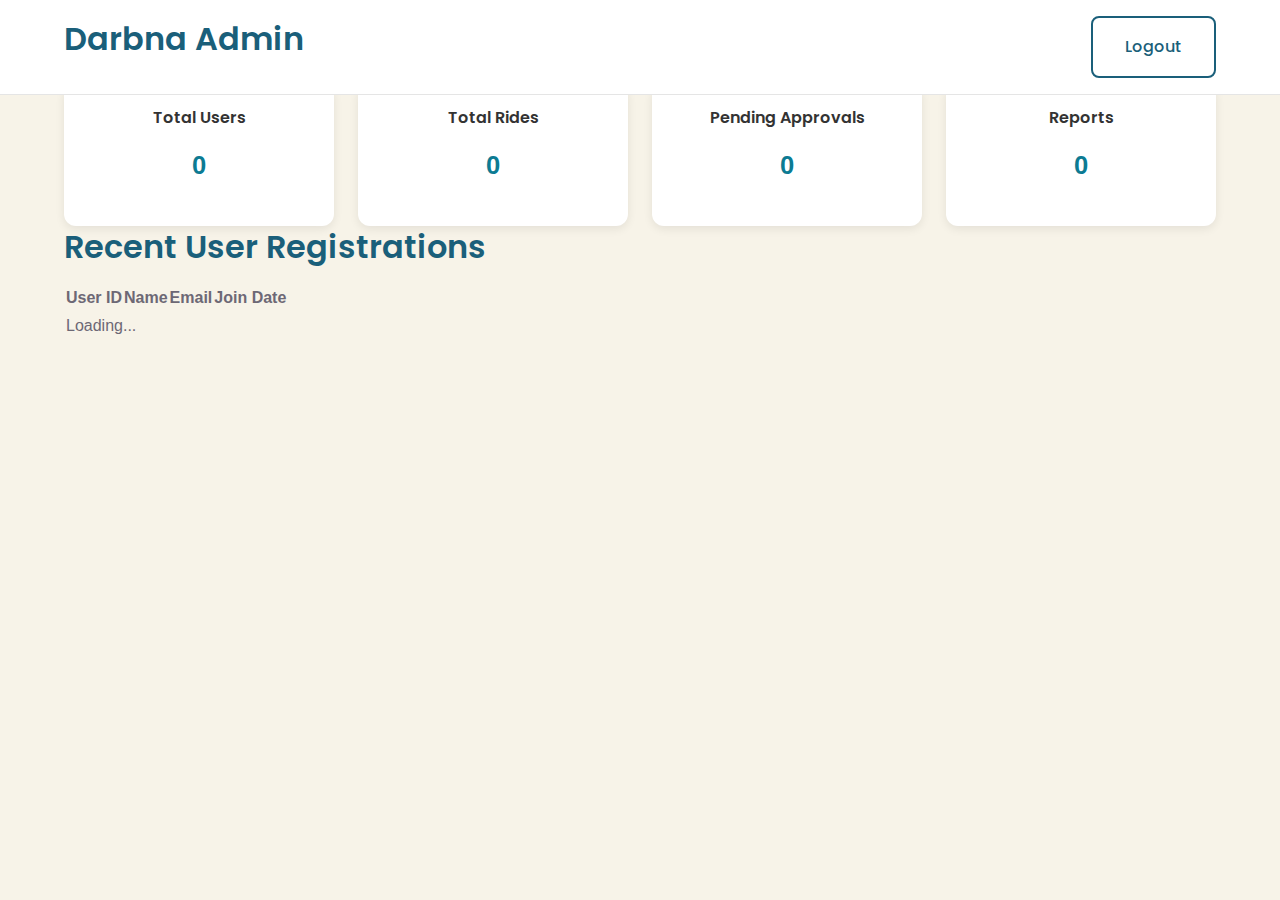
<file: admin-dashboard.html>
<!DOCTYPE html>
<html lang="en" dir="ltr">
<head>
  <meta charset="UTF-8">
  <meta name="viewport" content="width=device-width, initial-scale=1.0">
  <title>Admin Dashboard - Darbna</title>
  <link href="https://fonts.googleapis.com/css2?family=Poppins:wght@400;600&display=swap" rel="stylesheet">
  <link rel="stylesheet" href="css/style.css">
</head>
<body class="admin-dashboard">
  <header class="navbar">
    <nav class="container">
      <h2 class="logo">Darbna Admin</h2>
      <a href="login.html" class="btn-secondary">Logout</a>
    </nav>
  </header>

  <main class="container">
    <h1 class="page-title">Admin Dashboard</h1>

    <section class="dashboard-grid">
      <div class="card">
        <h3>Total Users</h3>
        <p id="total-users">0</p>
      </div>
      <div class="card">
        <h3>Total Rides</h3>
        <p id="total-rides">0</p>
      </div>
      <div class="card">
        <h3>Pending Approvals</h3>
        <p id="pending-approvals">0</p>
      </div>
      <div class="card">
        <h3>Reports</h3>
        <p id="total-reports">0</p>
      </div>
    </section>

    <section class="dashboard-table">
      <h2>Recent User Registrations</h2>
      <table>
        <thead>
          <tr>
            <th>User ID</th>
            <th>Name</th>
            <th>Email</th>
            <th>Join Date</th>
          </tr>
        </thead>
        <tbody id="user-table">
          <tr><td colspan="4">Loading...</td></tr>
        </tbody>
      </table>
    </section>
  </main>

  <script src="js/main.js"></script>
</body>
</html>
</file>
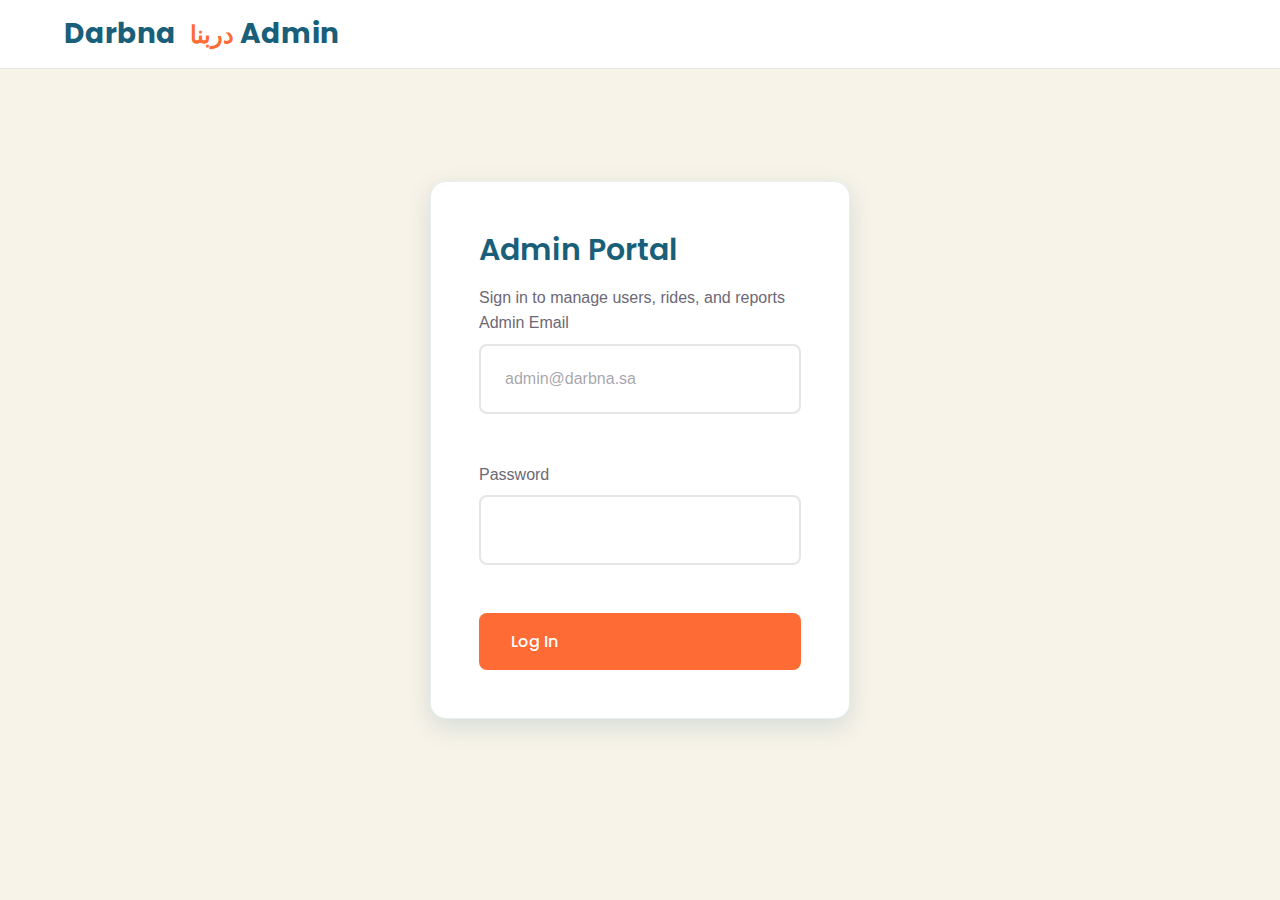
<file: admin-login.html>
<!DOCTYPE html>
<html lang="en" dir="ltr">
<head>
  <meta charset="UTF-8">
  <meta name="viewport" content="width=device-width, initial-scale=1.0">
  <title>Admin Login - Darbna</title>
  <link href="https://fonts.googleapis.com/css2?family=Poppins:wght@400;600&display=swap" rel="stylesheet">
  <link rel="stylesheet" href="css/style.css">
  <script src="js/admin.js"></script>
</head>
<body class="auth-page">
  <header class="navbar">
    <nav class="container">
      <div class="nav-brand">
        <h2 class="logo">Darbna <span class="logo-arabic">دربنا</span> Admin</h2>
      </div>
    </nav>
  </header>

  <main class="auth-main">
    <div class="auth-container">
      <div class="auth-form-wrapper">
        <h1 class="auth-title">Admin Portal</h1>
        <p class="auth-subtitle">Sign in to manage users, rides, and reports</p>

        <form id="admin-login-form" class="auth-form">
          <div class="form-group">
            <label for="admin-email">Admin Email</label>
            <input type="email" id="admin-email" name="email" class="form-input" placeholder="admin@darbna.sa" required>
          </div>

          <div class="form-group">
            <label for="admin-password">Password</label>
            <input type="password" id="admin-password" name="password" class="form-input" required>
          </div>

          <button type="submit" class="btn-primary">Log In</button>
        </form>
      </div>
    </div>
  </main>

  <script src="js/admin.js"></script>
</body>
</html>
</file>
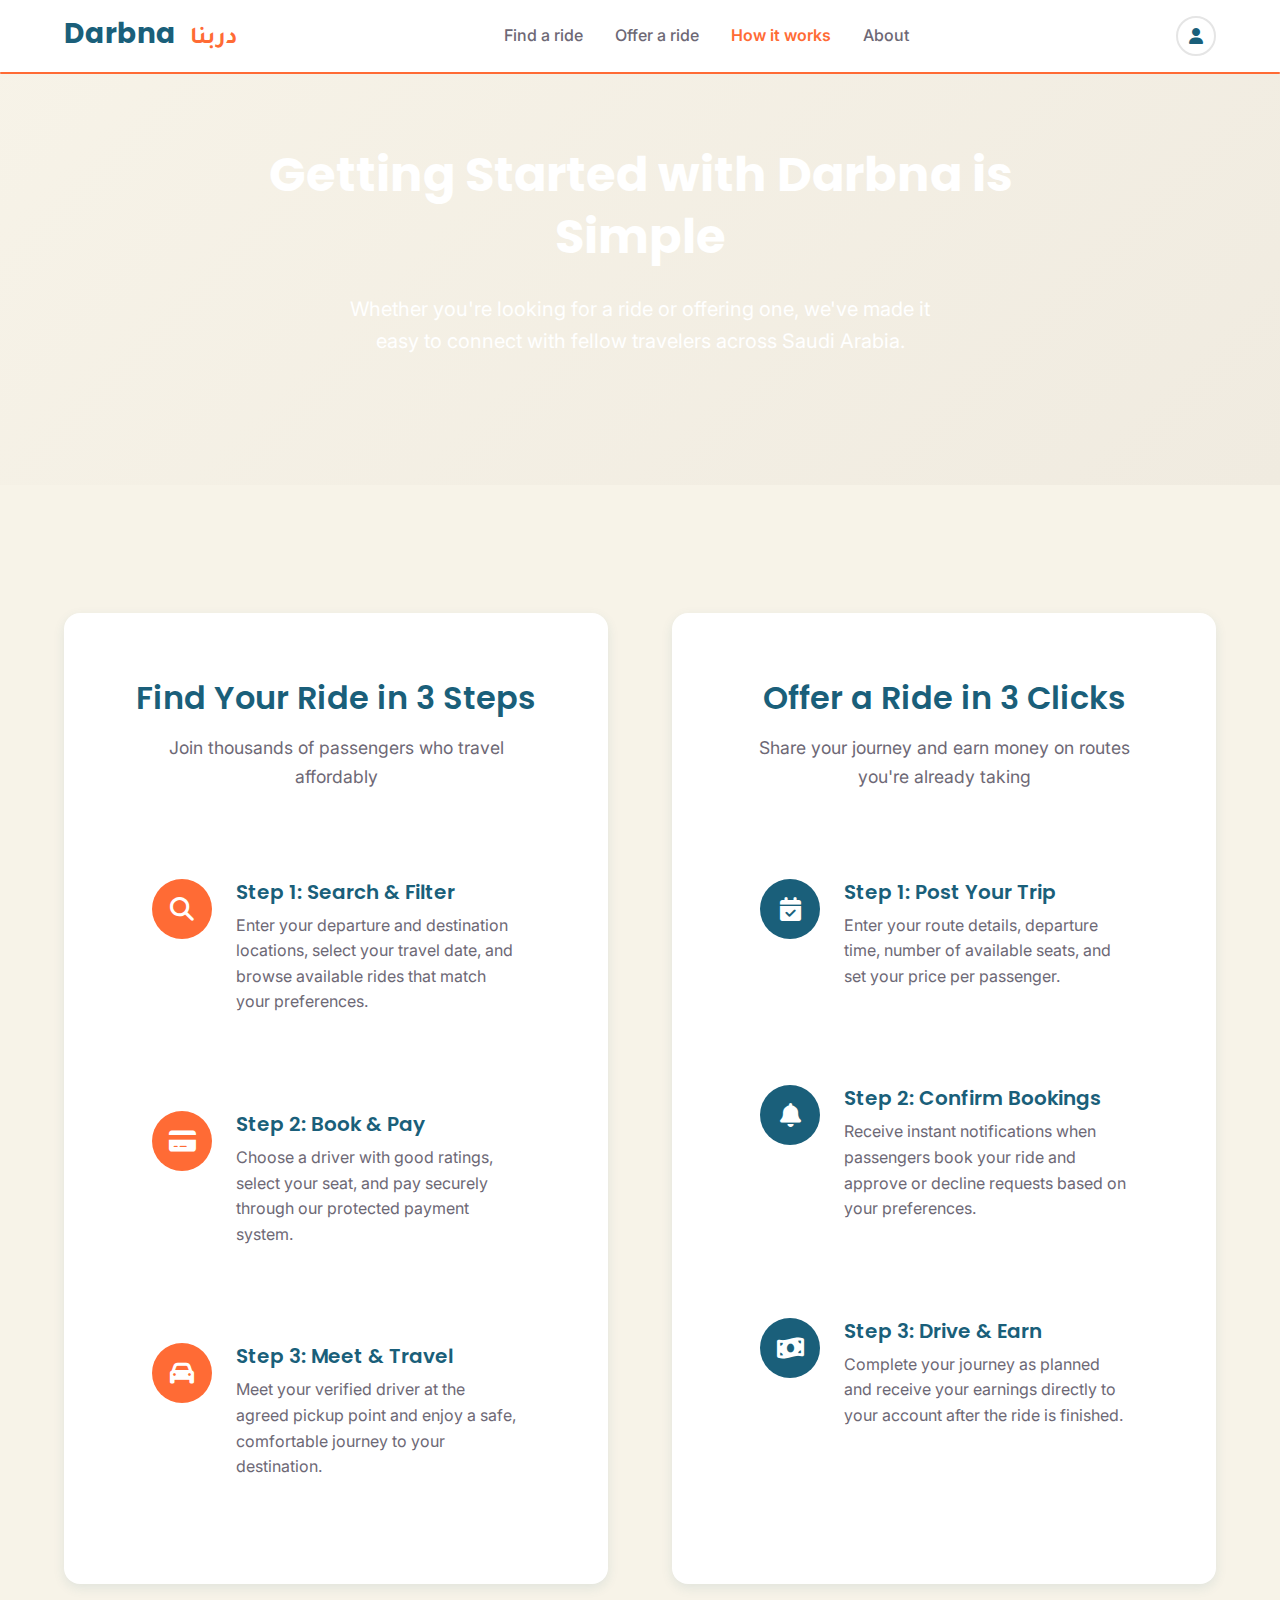
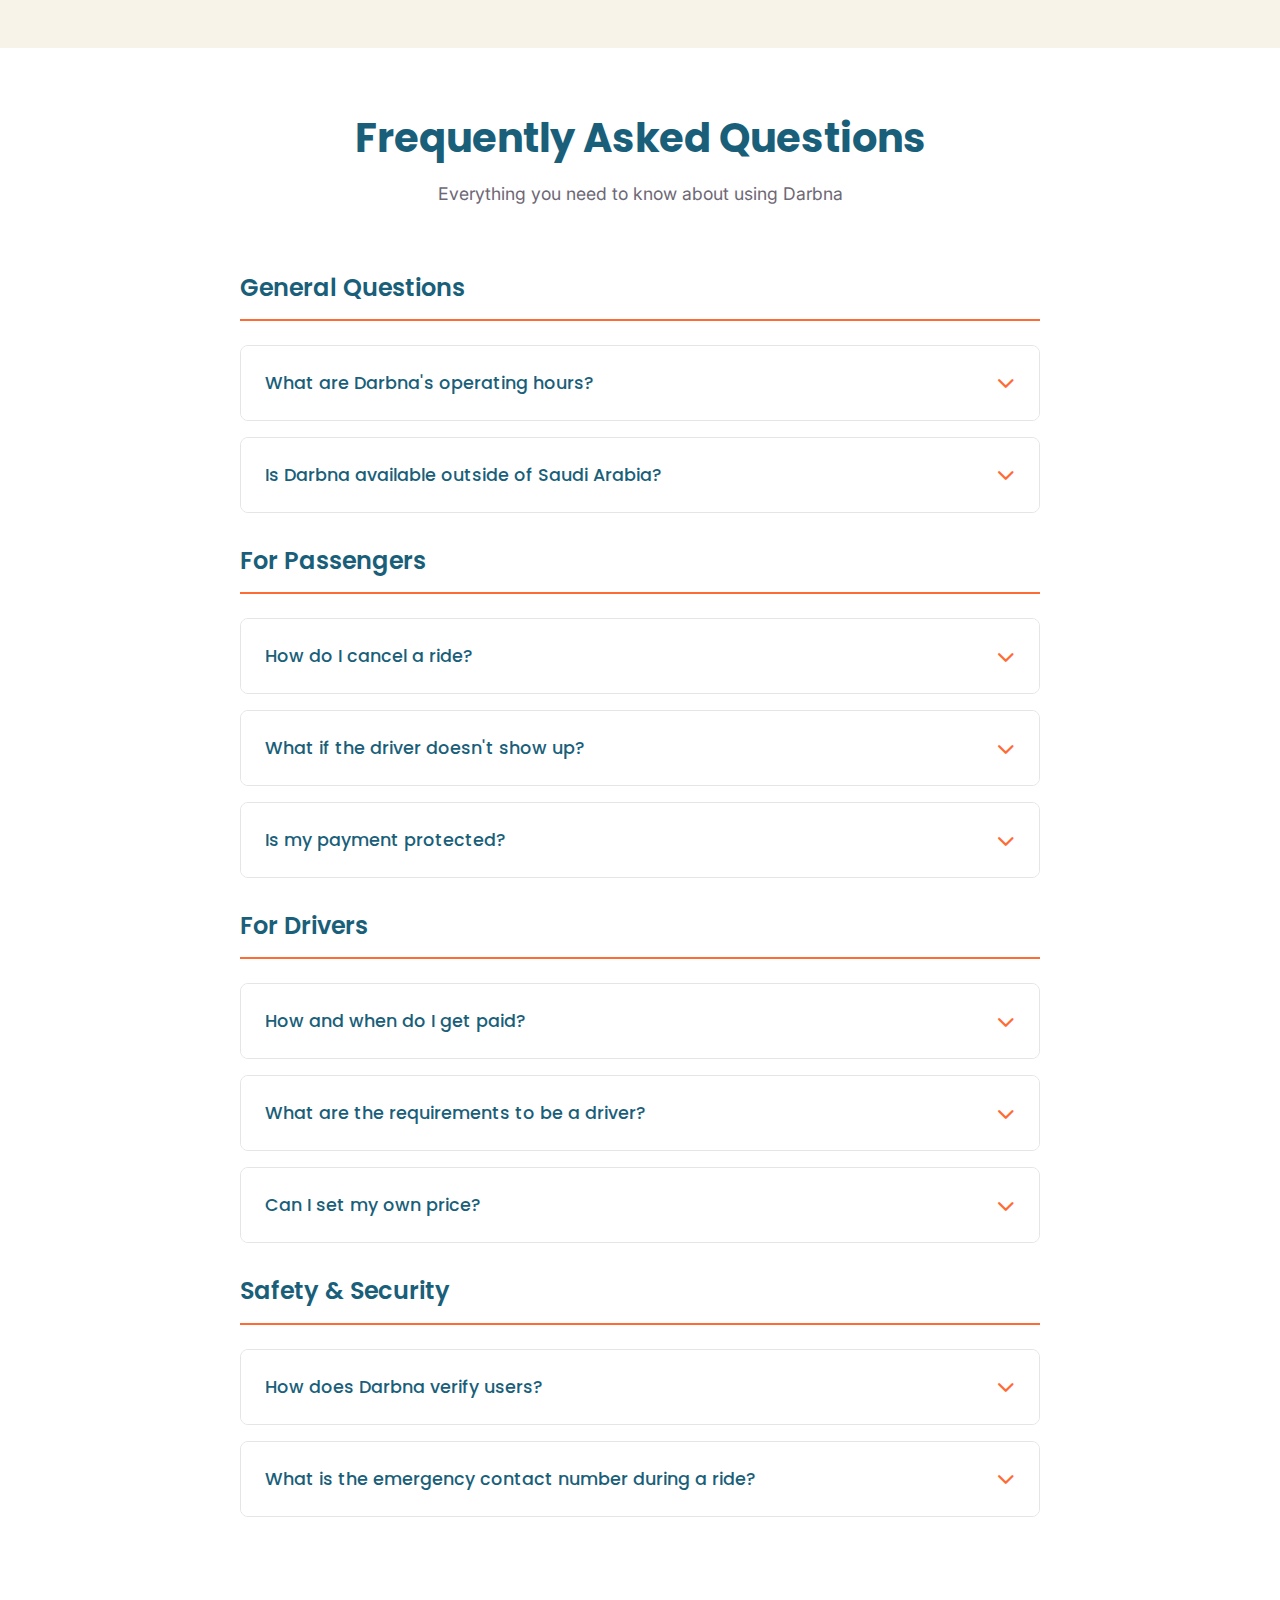
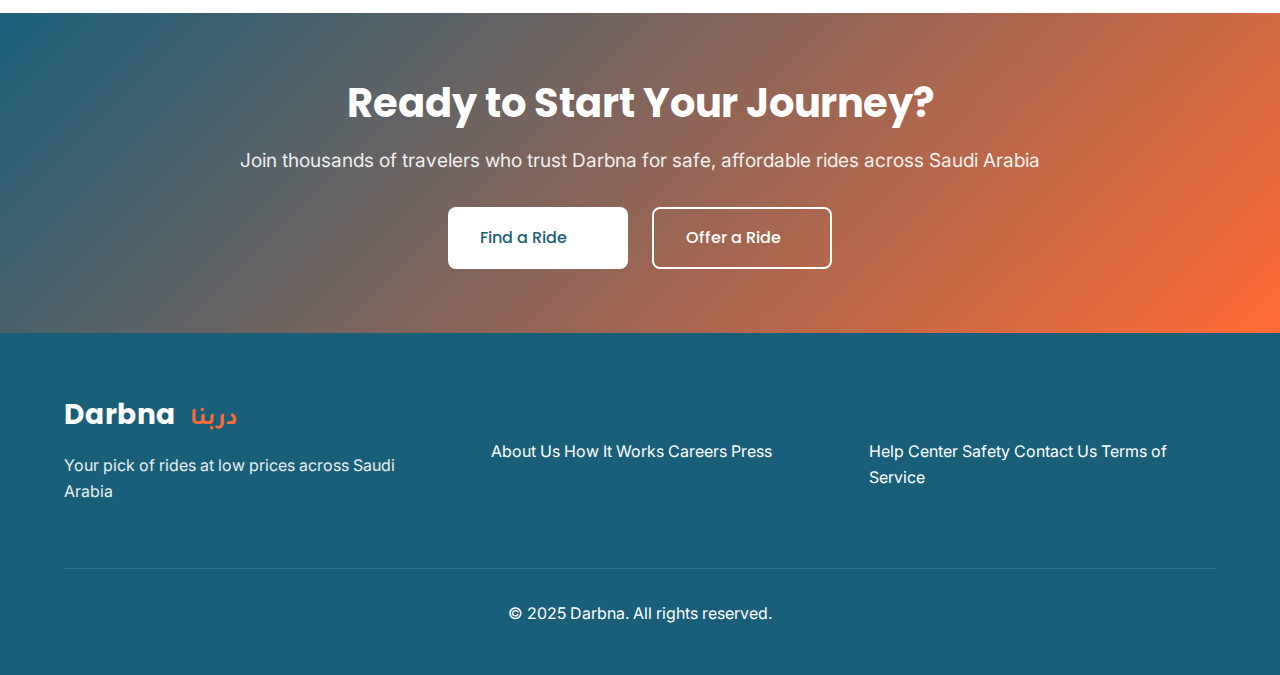
<file: how-it-works.html>
<!DOCTYPE html>
<html lang="en" dir="ltr">
<head>
    <meta charset="UTF-8">
    <meta name="viewport" content="width=device-width, initial-scale=1.0">
    <meta name="description" content="Learn how Darbna works - Simple steps to find or offer rides in Saudi Arabia">
    <meta name="keywords" content="how it works, darbna, carpooling, rideshare, guide, FAQ">
    <title>How It Works - Darbna | دربنا</title>
    
    <!-- Google Fonts -->
    <link href="https://fonts.googleapis.com/css2?family=Poppins:wght@400;500;600;700&family=Inter:wght@300;400;500;600&family=Tajawal:wght@300;400;500;600;700&display=swap" rel="stylesheet">
    
    <!-- Font Awesome Icons -->
    <link rel="stylesheet" href="https://cdn.jsdelivr.net/npm/@fortawesome/fontawesome-free@6.4.0/css/all.min.css">
    
    <!-- Custom CSS -->
    <link rel="stylesheet" href="css/style.css">
</head>
<body>
    <!-- Header Navigation -->
    <header class="navbar" id="navbar">
        <nav class="container">
            <div class="nav-brand">
                <a href="index.html">
                    <h2 class="logo">Darbna <span class="logo-arabic">دربنا</span></h2>
                </a>
            </div>
            
            <div class="nav-menu" id="nav-menu">
                <a href="find-ride.html" class="nav-link">Find a ride</a>
                <a href="offer-ride.html" class="nav-link">Offer a ride</a>
                <a href="how-it-works.html" class="nav-link active">How it works</a>
                <a href="about.html" class="nav-link">About</a>
            </div>
            
            <div class="nav-actions">
                <div class="profile-dropdown" id="profile-dropdown">
                    <button class="profile-icon-btn" id="profile-icon-btn" aria-label="User Profile">
                        <i class="fas fa-user"></i>
                    </button>
                    <div class="profile-dropdown-menu" id="profile-dropdown-menu">
                        <a href="login.html" class="dropdown-btn">Log In</a>
                        <a href="signup.html" class="dropdown-btn">Sign Up</a>
                        <div class="dropdown-divider"></div>
                        <a href="#help" class="dropdown-link">Help Centre</a>
                    </div>
                </div>
            </div>
            
            <!-- Mobile Menu Toggle -->
            <button class="mobile-menu-toggle" id="mobile-menu-toggle">
                <i class="fas fa-bars"></i>
            </button>
        </nav>
    </header>

    <!-- Main Content -->
    <main class="how-it-works-page">
        <!-- Hero Section -->
        <section class="hero-section">
            <div class="container">
                <div class="hero-content text-center">
                    <h1 class="hero-title">Getting Started with Darbna is Simple</h1>
                    <p class="hero-subtitle">Whether you're looking for a ride or offering one, we've made it easy to connect with fellow travelers across Saudi Arabia.</p>
                </div>
            </div>
        </section>

        <!-- How It Works Content -->
        <section class="how-it-works-content">
            <div class="container">
                <!-- Two Column Layout -->
                <div class="how-it-works-grid">
                    <!-- For Passengers Section -->
                    <div class="how-it-works-column">
                        <div class="column-header">
                            <h2 class="column-title">Find Your Ride in 3 Steps</h2>
                            <p class="column-subtitle">Join thousands of passengers who travel affordably</p>
                        </div>
                        
                        <div class="steps-container">
                            <div class="step-card">
                                <div class="step-icon passenger-step">
                                    <i class="fas fa-search"></i>
                                </div>
                                <div class="step-content">
                                    <h3 class="step-title">Step 1: Search & Filter</h3>
                                    <p class="step-description">Enter your departure and destination locations, select your travel date, and browse available rides that match your preferences.</p>
                                </div>
                            </div>
                            
                            <div class="step-card">
                                <div class="step-icon passenger-step">
                                    <i class="fas fa-credit-card"></i>
                                </div>
                                <div class="step-content">
                                    <h3 class="step-title">Step 2: Book & Pay</h3>
                                    <p class="step-description">Choose a driver with good ratings, select your seat, and pay securely through our protected payment system.</p>
                                </div>
                            </div>
                            
                            <div class="step-card">
                                <div class="step-icon passenger-step">
                                    <i class="fas fa-car"></i>
                                </div>
                                <div class="step-content">
                                    <h3 class="step-title">Step 3: Meet & Travel</h3>
                                    <p class="step-description">Meet your verified driver at the agreed pickup point and enjoy a safe, comfortable journey to your destination.</p>
                                </div>
                            </div>
                        </div>
                    </div>

                    <!-- For Drivers Section -->
                    <div class="how-it-works-column">
                        <div class="column-header">
                            <h2 class="column-title">Offer a Ride in 3 Clicks</h2>
                            <p class="column-subtitle">Share your journey and earn money on routes you're already taking</p>
                        </div>
                        
                        <div class="steps-container">
                            <div class="step-card">
                                <div class="step-icon driver-step">
                                    <i class="fas fa-calendar-check"></i>
                                </div>
                                <div class="step-content">
                                    <h3 class="step-title">Step 1: Post Your Trip</h3>
                                    <p class="step-description">Enter your route details, departure time, number of available seats, and set your price per passenger.</p>
                                </div>
                            </div>
                            
                            <div class="step-card">
                                <div class="step-icon driver-step">
                                    <i class="fas fa-bell"></i>
                                </div>
                                <div class="step-content">
                                    <h3 class="step-title">Step 2: Confirm Bookings</h3>
                                    <p class="step-description">Receive instant notifications when passengers book your ride and approve or decline requests based on your preferences.</p>
                                </div>
                            </div>
                            
                            <div class="step-card">
                                <div class="step-icon driver-step">
                                    <i class="fas fa-money-bill-wave"></i>
                                </div>
                                <div class="step-content">
                                    <h3 class="step-title">Step 3: Drive & Earn</h3>
                                    <p class="step-description">Complete your journey as planned and receive your earnings directly to your account after the ride is finished.</p>
                                </div>
                            </div>
                        </div>
                    </div>
                </div>
            </div>
        </section>

        <!-- FAQ Section -->
        <section class="faq-section">
            <div class="container">
                <div class="faq-header text-center">
                    <h2 class="faq-title">Frequently Asked Questions</h2>
                    <p class="faq-subtitle">Everything you need to know about using Darbna</p>
                </div>
                
                <div class="faq-container">
                    <div class="faq-category">
                        <h3 class="faq-category-title">General Questions</h3>
                        
                        <div class="faq-item">
                            <button class="faq-question" aria-expanded="false">
                                <span>What are Darbna's operating hours?</span>
                                <i class="fas fa-chevron-down faq-icon"></i>
                            </button>
                            <div class="faq-answer">
                                <p>Darbna operates 24/7. You can search for rides, post trips, and manage bookings at any time. However, customer support is available Sunday through Thursday from 9 AM to 6 PM Saudi time.</p>
                            </div>
                        </div>
                        
                        <div class="faq-item">
                            <button class="faq-question" aria-expanded="false">
                                <span>Is Darbna available outside of Saudi Arabia?</span>
                                <i class="fas fa-chevron-down faq-icon"></i>
                            </button>
                            <div class="faq-answer">
                                <p>Currently, Darbna only operates within Saudi Arabia. We focus on connecting travelers across all major cities and regions within the Kingdom.</p>
                            </div>
                        </div>
                    </div>
                    
                    <div class="faq-category">
                        <h3 class="faq-category-title">For Passengers</h3>
                        
                        <div class="faq-item">
                            <button class="faq-question" aria-expanded="false">
                                <span>How do I cancel a ride?</span>
                                <i class="fas fa-chevron-down faq-icon"></i>
                            </button>
                            <div class="faq-answer">
                                <p>You can cancel your booking from your profile dashboard. Cancellations made more than 24 hours before departure receive a full refund. Cancellations within 24 hours may be subject to fees.</p>
                            </div>
                        </div>
                        
                        <div class="faq-item">
                            <button class="faq-question" aria-expanded="false">
                                <span>What if the driver doesn't show up?</span>
                                <i class="fas fa-chevron-down faq-icon"></i>
                            </button>
                            <div class="faq-answer">
                                <p>If your driver doesn't arrive within 15 minutes of the scheduled departure time, contact our support team immediately. You'll receive a full refund and we'll help you find an alternative ride if possible.</p>
                            </div>
                        </div>
                        
                        <div class="faq-item">
                            <button class="faq-question" aria-expanded="false">
                                <span>Is my payment protected?</span>
                                <i class="fas fa-chevron-down faq-icon"></i>
                            </button>
                            <div class="faq-answer">
                                <p>Yes, all payments are processed through secure, encrypted systems. Your money is held safely and only released to the driver after the successful completion of your trip.</p>
                            </div>
                        </div>
                    </div>
                    
                    <div class="faq-category">
                        <h3 class="faq-category-title">For Drivers</h3>
                        
                        <div class="faq-item">
                            <button class="faq-question" aria-expanded="false">
                                <span>How and when do I get paid?</span>
                                <i class="fas fa-chevron-down faq-icon"></i>
                            </button>
                            <div class="faq-answer">
                                <p>Payments are automatically transferred to your registered bank account within 24-48 hours after completing a trip. You can track all your earnings in your driver dashboard.</p>
                            </div>
                        </div>
                        
                        <div class="faq-item">
                            <button class="faq-question" aria-expanded="false">
                                <span>What are the requirements to be a driver?</span>
                                <i class="fas fa-chevron-down faq-icon"></i>
                            </button>
                            <div class="faq-answer">
                                <p>You must have a valid Saudi driving license, vehicle registration, insurance, and be at least 21 years old. Your vehicle must pass a basic safety inspection and be no more than 10 years old.</p>
                            </div>
                        </div>
                        
                        <div class="faq-item">
                            <button class="faq-question" aria-expanded="false">
                                <span>Can I set my own price?</span>
                                <i class="fas fa-chevron-down faq-icon"></i>
                            </button>
                            <div class="faq-answer">
                                <p>Yes, you have full control over pricing your rides. We provide suggested price ranges based on distance and demand, but you can set any reasonable price that covers your costs and desired profit.</p>
                            </div>
                        </div>
                    </div>
                    
                    <div class="faq-category">
                        <h3 class="faq-category-title">Safety & Security</h3>
                        
                        <div class="faq-item">
                            <button class="faq-question" aria-expanded="false">
                                <span>How does Darbna verify users?</span>
                                <i class="fas fa-chevron-down faq-icon"></i>
                            </button>
                            <div class="faq-answer">
                                <p>All users must verify their identity with a valid ID card or passport. Drivers additionally provide vehicle documents and undergo background checks. We also use a rating system to maintain community standards.</p>
                            </div>
                        </div>
                        
                        <div class="faq-item">
                            <button class="faq-question" aria-expanded="false">
                                <span>What is the emergency contact number during a ride?</span>
                                <i class="fas fa-chevron-down faq-icon"></i>
                            </button>
                            <div class="faq-answer">
                                <p>Our 24/7 emergency support line is available at +966-XXX-XXXX. You can also use the in-app emergency button to immediately alert our safety team and emergency services if needed.</p>
                            </div>
                        </div>
                    </div>
                </div>
            </div>
        </section>

        <!-- CTA Section -->
        <section class="cta-section">
            <div class="container">
                <div class="cta-content text-center">
                    <h2 class="cta-title">Ready to Start Your Journey?</h2>
                    <p class="cta-subtitle">Join thousands of travelers who trust Darbna for safe, affordable rides across Saudi Arabia</p>
                    <div class="cta-buttons">
                        <a href="find-ride.html" class="btn btn-primary">Find a Ride</a>
                        <a href="offer-ride.html" class="btn btn-secondary">Offer a Ride</a>
                    </div>
                </div>
            </div>
        </section>
    </main>

    <!-- Footer -->
    <footer class="footer">
        <div class="container">
            <div class="footer-content">
                <div class="footer-brand">
                    <h3 class="footer-logo">Darbna <span class="logo-arabic">دربنا</span></h3>
                    <p class="footer-description">Your pick of rides at low prices across Saudi Arabia</p>
                </div>
                
                <div class="footer-links">
                    <div class="footer-column">
                        <h4>Company</h4>
                        <a href="about.html">About Us</a>
                        <a href="how-it-works.html">How It Works</a>
                        <a href="#careers">Careers</a>
                        <a href="#press">Press</a>
                    </div>
                    <div class="footer-column">
                        <h4>Support</h4>
                        <a href="#help">Help Center</a>
                        <a href="#safety">Safety</a>
                        <a href="#contact">Contact Us</a>
                        <a href="#terms">Terms of Service</a>
                    </div>
                </div>
            </div>
            
            <div class="footer-bottom">
                <p>&copy; 2025 Darbna. All rights reserved.</p>
            </div>
        </div>
    </footer>

    <!-- JavaScript -->
    <script src="js/main.js"></script>
</body>
</html>
</file>
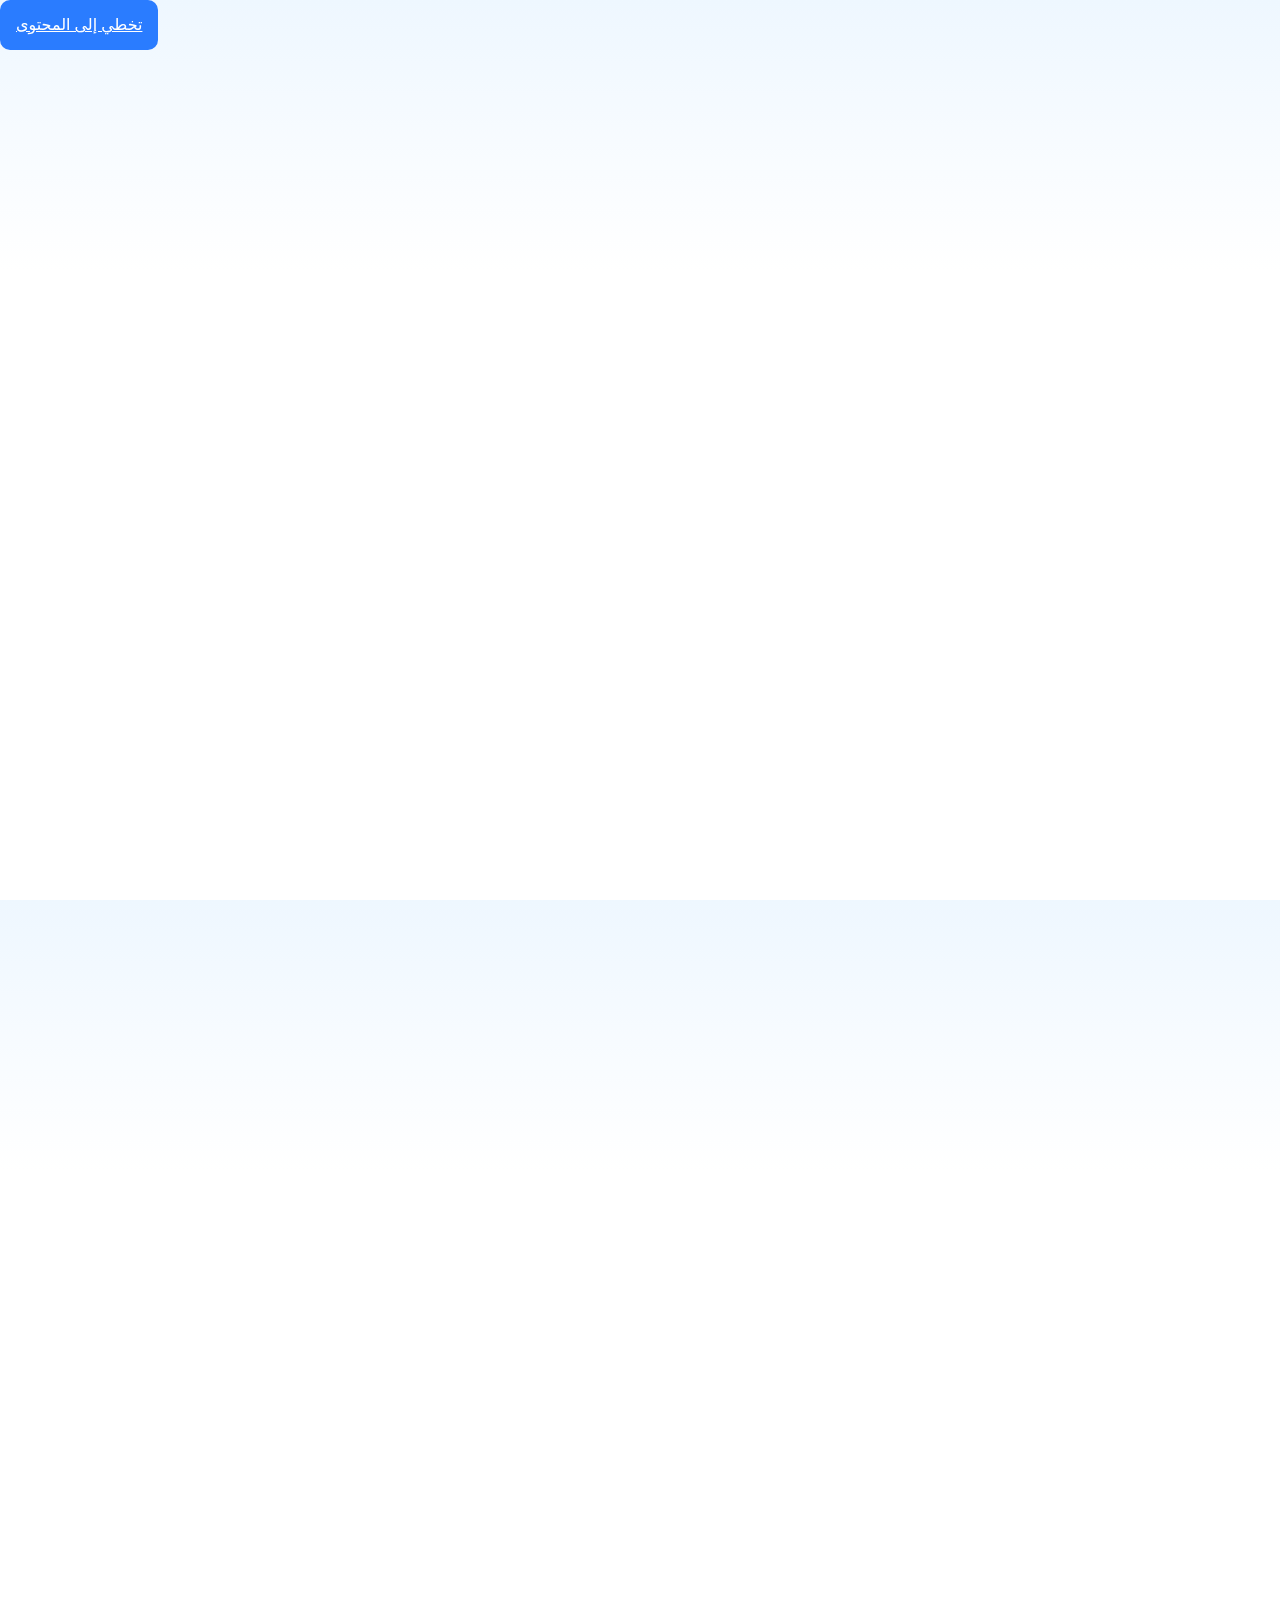
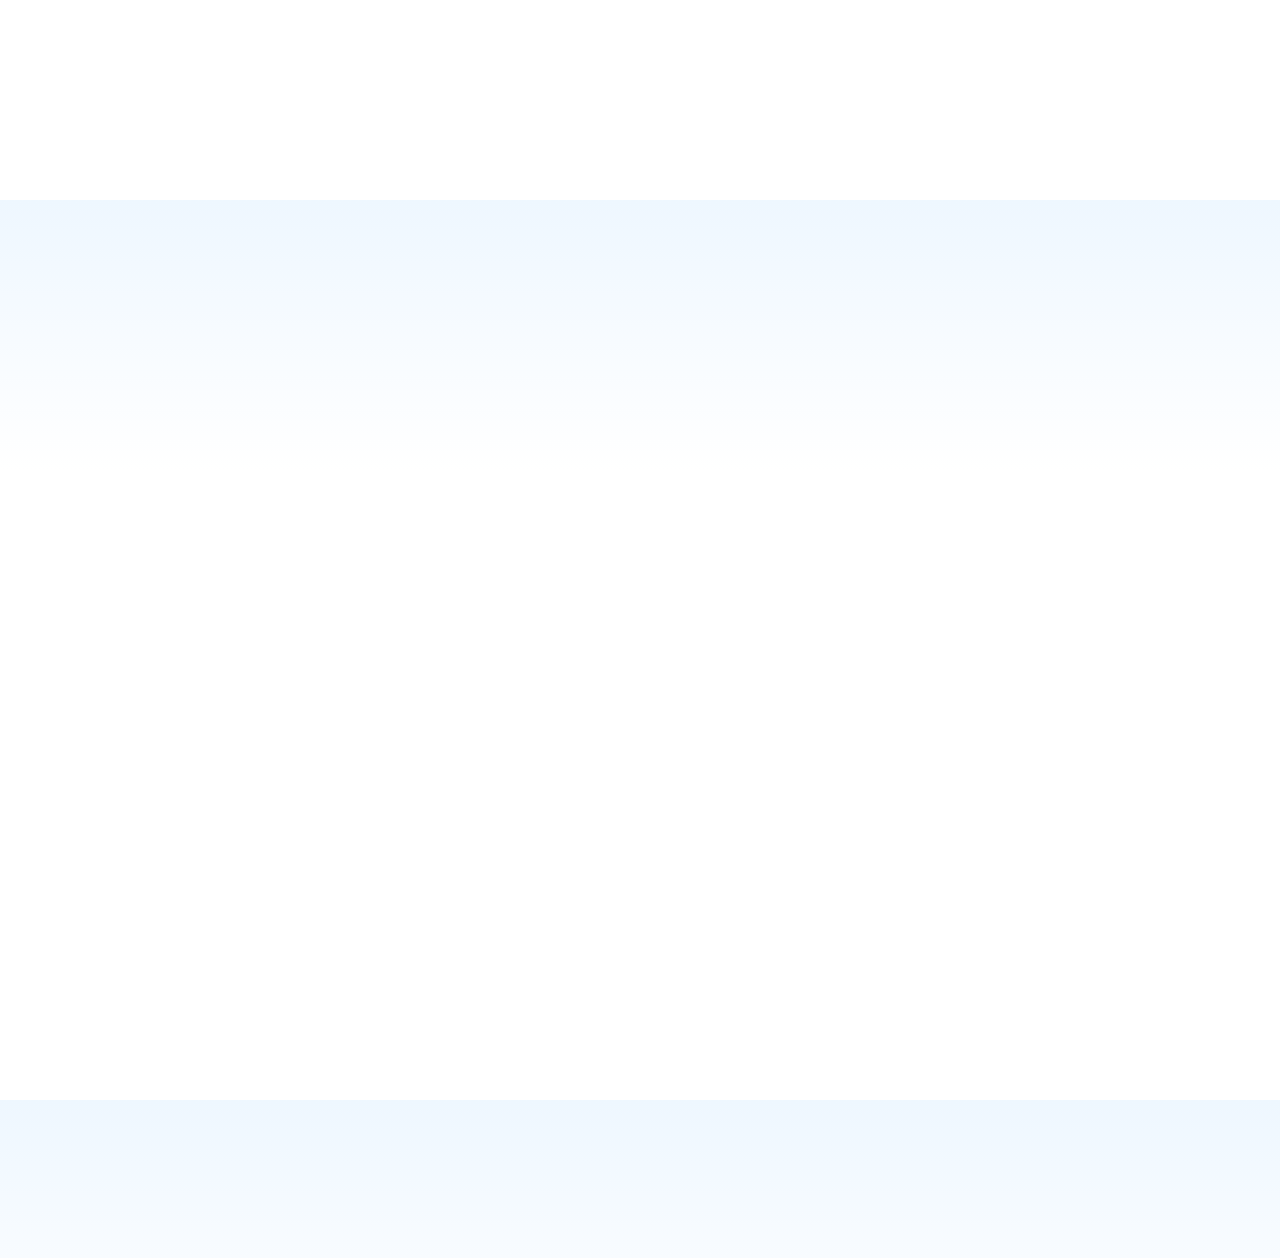
<file: index-ar.html>
<!doctype html>
<html lang="ar" dir="rtl">
<head>
  <meta charset="utf-8" />
  <meta name="viewport" content="width=device-width, initial-scale=1" />
  <title>دربنا — مشاركة المشاوير بسهولة</title>
  <meta name="description" content="دربنا يربط السائقين والركّاب لمشاركة المشاوير بأمان وتكلفة أقل داخل المدن وبينها." />

  <!-- خطوط عربية -->
  <link rel="preconnect" href="https://fonts.googleapis.com">
  <link href="https://fonts.googleapis.com/css2?family=Tajawal:wght@400;500;700;800&family=Inter:wght@400;500;600;700&display=swap" rel="stylesheet">

  <link rel="stylesheet" href="styles.css" />

  <!-- أيقونة -->
  <link rel="icon" href="data:image/svg+xml,<svg xmlns=%22http://www.w3.org/2000/svg%22 viewBox=%220 0 100 100%22><text y=%22.9em%22 font-size=%2290%22>🚗</text></svg>">

  <!--
    نشر سريع:
    • GitHub Pages: ارفع الملفات ثم فعّل Pages من الإعدادات.
    • Azure Static Web Apps: أنشئ SWA واشِر للمجلد. (لا حاجة لبناء)
    لاحقاً اربط النماذج بواجهة API (MySQL) على Azure App Service.
  -->
</head>
<body>
  <a class="skip-link" href="#main">تخطي إلى المحتوى</a>

  <header class="site-header">
    <div class="container header-wrap">
      <a class="brand" href="#">
        <span class="brand-mark" aria-hidden="true">د</span>
        <span class="brand-name">دربنا</span>
      </a>

      <nav class="nav">
        <a href="#faqs">الأسئلة الشائعة</a>
        <a href="#safety">السلامة</a>
        <a href="#benefits">المزايا</a>
        <a href="#how">كيف يعمل</a>
      </nav>

      <div class="cta-group">
        <a class="btn btn-ghost" href="#signup">تسجيل الدخول</a>
        <a class="btn" href="#signup">ابدأ الآن</a>
        <a class="btn btn-ghost" href="index.html">En</a>
      </div>
    </div>
  </header>

  <main id="main">
    <!-- البطل -->
    <section class="hero">
      <div class="container hero-grid">
        <div class="hero-copy">
          <h1>شارك المشوار. وفّر المال. خفّف الازدحام.</h1>
          <p class="lede">
            يربط <strong>دربنا</strong> السائقين والركّاب المتجهين لنفس الطريق—لتكون رحلتك أوفر، أنظف، وألطف.
          </p>

          <form class="search-card" action="#" method="get" aria-label="ابحث عن مشاركة مشوار">
            <div class="field">
              <label for="from">من</label>
              <input id="from" name="from" type="text" placeholder="مثال: ينبع الصناعية" required>
            </div>
            <div class="field">
              <label for="to">إلى</label>
              <input id="to" name="to" type="text" placeholder="مثال: المدينة المنورة" required>
            </div>
            <div class="field">
              <label for="date">التاريخ</label>
              <input id="date" name="date" type="date" required>
            </div>
            <button class="btn btn-wide" type="submit" aria-label="ابحث عن المشاوير">ابحث عن المشاوير</button>
            <p class="tiny">* نموذج تجريبي — اربطه بقاعدة البيانات/‏واجهة API لاحقاً.</p>
          </form>
        </div>

        <div class="hero-visual" aria-hidden="true">
          <!-- رسم SVG بسيط -->
          <svg viewBox="0 0 600 420" role="img" aria-label="أشخاص يشاركون سيارة">
            <defs>
              <linearGradient id="g1" x1="0" y1="0" x2="1" y2="1">
                <stop offset="0%" stop-color="var(--brand-500)"/>
                <stop offset="100%" stop-color="var(--brand-600)"/>
              </linearGradient>
            </defs>
            <rect x="0" y="0" width="600" height="420" rx="24" fill="var(--surface-2)"/>
            <circle cx="120" cy="140" r="48" fill="url(#g1)"/>
            <circle cx="220" cy="100" r="24" fill="var(--brand-200)"/>
            <circle cx="260" cy="160" r="18" fill="var(--brand-200)"/>
            <rect x="120" y="230" width="360" height="120" rx="16" fill="var(--ink-900)"/>
            <rect x="150" y="250" width="300" height="16" rx="8" fill="var(--surface-1)"/>
            <rect x="150" y="275" width="260" height="12" rx="6" fill="var(--surface-1)"/>
            <rect x="150" y="296" width="220" height="12" rx="6" fill="var(--surface-1)"/>
            <g transform="translate(320,70)">
              <rect x="0" y="0" width="220" height="140" rx="16" fill="var(--brand-500)"/>
              <circle cx="50" cy="120" r="16" fill="var(--surface-1)"/>
              <circle cx="170" cy="120" r="16" fill="var(--surface-1)"/>
              <rect x="20" y="20" width="180" height="60" rx="12" fill="var(--surface-1)" opacity="0.2"/>
              <rect x="60" y="30" width="100" height="10" rx="5" fill="var(--surface-1)"/>
            </g>
          </svg>
        </div>
      </div>
    </section>

    <!-- كيف يعمل -->
    <section id="how" class="section">
      <div class="container">
        <h2 class="section-title">كيف يعمل دربنا</h2>
        <div class="cards three">
          <article class="card">
            <div class="icon">🔎</div>
            <h3>ابحث</h3>
            <p>أدخل خط سيرك ووقتك. نطابقك مع سائقين أو ركّاب قريبين بذات الاتجاه.</p>
          </article>
          <article class="card">
            <div class="icon">🤝</div>
            <h3>تطابق</h3>
            <p>اختر شريك الرحلة مع ملفات موثّقة وتوزيع تكلفة واضح.</p>
          </article>
          <article class="card">
            <div class="icon">🚗</div>
            <h3>اركب</h3>
            <p>قابل شريكك في نقطة آمنة، شارك الرحلة، وامنح تقييمك بعد الوصول.</p>
          </article>
        </div>
      </div>
    </section>

    <!-- المزايا -->
    <section id="benefits" class="section alt">
      <div class="container">
        <h2 class="section-title">لماذا تختار دربنا؟</h2>
        <div class="cards four">
          <article class="card">
            <h3>توفير التكلفة</h3>
            <p>قسّم الوقود والرسوم. وفّر 30–60% شهرياً للمشاوير الدورية.</p>
          </article>
          <article class="card">
            <h3>تقليل الازدحام</h3>
            <p>سيارات أقل تعني طرقاً أسرع للجميع.</p>
          </article>
          <article class="card">
            <h3>خفض الانبعاثات</h3>
            <p>راكبان في سيارة واحدة قد يخفضان انبعاثات الفرد ~50%.</p>
          </article>
          <article class="card">
            <h3>مجتمع واحد</h3>
            <p>تعارف مع جيرانك وزملائك على نفس الطريق.</p>
          </article>
        </div>
      </div>
    </section>

    <!-- السلامة -->
    <section id="safety" class="section">
      <div class="container">
        <h2 class="section-title">السلامة أولاً</h2>
        <div class="safety-grid">
          <ul class="checklist">
            <li>تأكيد رقم الجوال والبريد</li>
            <li>رفع رخصة القيادة ومراجعة يدوية (قريباً)</li>
            <li>نظام التقييمات والمراجعات</li>
            <li>مشاركة تفاصيل الرحلة مع جهات موثوقة</li>
          </ul>
          <div class="notice">
            <strong>ملاحظة:</strong> هذا نموذج واجهة فقط. أضف السياسات والشروط قبل الإطلاق.
          </div>
        </div>
      </div>
    </section>

    <!-- رحلات مميزة (ثابتة كتجربة) -->
    <section class="section alt">
      <div class="container">
        <h2 class="section-title">رحلات مميزة</h2>
        <div class="rides">
          <article class="ride">
            <div class="ride-meta">
              <span class="tag">يومي</span>
              <span class="tag tag-outline">3 مقاعد</span>
            </div>
            <h3>ينبع → المدينة</h3>
            <p>الانطلاق 7:30 ص · العودة 5:00 م · أيام الأسبوع</p>
            <button class="btn btn-ghost">اطلب مقعد</button>
          </article>
          <article class="ride">
            <div class="ride-meta">
              <span class="tag">مرّة واحدة</span>
              <span class="tag tag-outline">مقعد واحد</span>
            </div>
            <h3>جدة → كاوست</h3>
            <p>السبت · 9:00 ص</p>
            <button class="btn btn-ghost">اطلب مقعد</button>
          </article>
          <article class="ride">
            <div class="ride-meta">
              <span class="tag">أسبوعي</span>
              <span class="tag tag-outline">مقعدان</span>
            </div>
            <h3>الرياض (الشمال) → كافد</h3>
            <p>الأحد–الخميس · 8:00 ص</p>
            <button class="btn btn-ghost">اطلب مقعد</button>
          </article>
        </div>
      </div>
    </section>

    <!-- التسجيل -->
    <section id="signup" class="section">
      <div class="container narrow">
        <h2 class="section-title">ابدأ مشاركة المشاوير مع دربنا</h2>
        <form class="stack-card" action="#" method="post">
          <div class="field">
            <label for="name">الاسم الكامل</label>
            <input id="name" name="name" type="text" placeholder="اكتب اسمك" required>
          </div>
          <div class="field">
            <label for="email">البريد الإلكتروني</label>
            <input id="email" name="email" type="email" placeholder="you@example.com" required>
          </div>
          <div class="field">
            <label for="role">دوري في المنصّة</label>
            <select id="role" name="role" required>
              <option value="">اختر…</option>
              <option>سائق</option>
              <option>راكب</option>
              <option>الاثنان</option>
            </select>
          </div>
          <button class="btn btn-wide" type="submit">إنشاء حساب</button>
          <p class="tiny">هذا الإرسال لا يقوم بأي إجراء حالياً. اربطه بواجهة API لاحقاً.</p>
        </form>
      </div>
    </section>

    <!-- الأسئلة الشائعة -->
    <section id="faqs" class="section alt">
      <div class="container">
        <h2 class="section-title">الأسئلة الشائعة</h2>
        <div class="faq-grid">
          <details class="faq">
            <summary>هل دربنا مجاني؟</summary>
            <p>إنشاء الحساب مجاني. تكلفة الرحلة تُقسَّم بين السائق والركاب.</p>
          </details>
          <details class="faq">
            <summary>كيف تُحسب التكلفة؟</summary>
            <p>يمكن تحديد حصة عادلة حسب المسافة والمقاعد. أضِف منطق الحساب لاحقاً على الخادم.</p>
          </details>
          <details class="faq">
            <summary>هل الخدمة آمنة؟</summary>
            <p>الملفات الموثّقة والتقييمات ومشاركة تفاصيل الرحلة ترفع مستوى الأمان.</p>
          </details>
          <details class="faq">
            <summary>هل أحتاج تطبيق جوّال؟</summary>
            <p>لا. هذا الموقع متجاوب ويعمل على أي جهاز. يمكن إضافة تطبيق لاحقاً.</p>
          </details>
        </div>
      </div>
    </section>
  </main>

  <footer class="site-footer">
    <div class="container footer-grid">
      <div>
        <div class="brand brand--footer">
          <span class="brand-mark" aria-hidden="true">د</span>
          <span class="brand-name">دربنا</span>
        </div>
        <p class="tiny">© <span id="year"></span> دربنا. جميع الحقوق محفوظة.</p>
      </div>
      <div class="footer-links">
        <a href="#">الخصوصية</a>
        <a href="#">الشروط</a>
        <a href="#">الدعم</a>
      </div>
    </div>
  </footer>

  <!-- سنة ديناميكية بسيطة -->
  <script>
    (function(){ try { document.getElementById('year').textContent = new Date().getFullYear(); } catch(e){} }());
  </script>
</body>
</html>
</file>
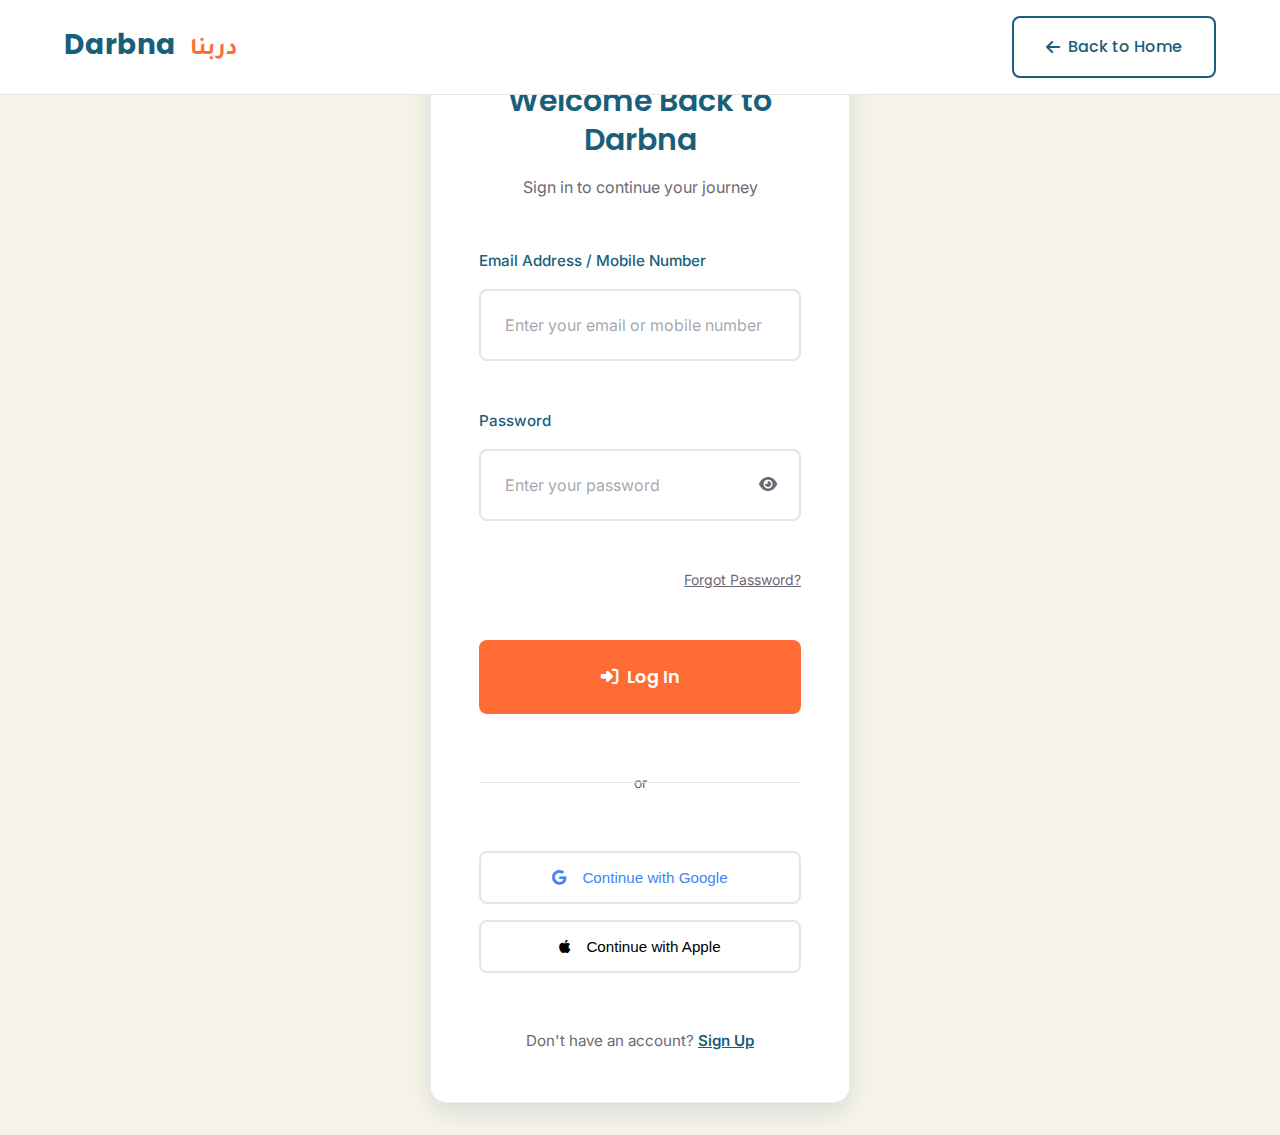
<file: login.html>
<!DOCTYPE html>
<html lang="en" dir="ltr">
<head>
    <meta charset="UTF-8">
    <meta name="viewport" content="width=device-width, initial-scale=1.0">
    <meta name="description" content="Login to Darbna - Access your carpooling account">
    <meta name="keywords" content="login, darbna, carpooling, sign in">
    <title>Login - Darbna | دربنا</title>
    
    <!-- Google Fonts -->
    <link href="https://fonts.googleapis.com/css2?family=Poppins:wght@400;500;600;700&family=Inter:wght@300;400;500;600&family=Tajawal:wght@300;400;500;600;700&display=swap" rel="stylesheet">
    
    <!-- Font Awesome Icons -->
    <link rel="stylesheet" href="https://cdn.jsdelivr.net/npm/@fortawesome/fontawesome-free@6.4.0/css/all.min.css">
    
    <!-- Custom CSS -->
    <link rel="stylesheet" href="css/style.css">
</head>
<body class="auth-page">
    <!-- Header Navigation -->
    <header class="navbar" id="navbar">
        <nav class="container">
            <div class="nav-brand">
                <a href="index.html" class="logo-link">
                    <h2 class="logo">Darbna <span class="logo-arabic">دربنا</span></h2>
                </a>
            </div>
            
            <div class="nav-actions">
                <a href="index.html" class="btn-secondary">
                    <i class="fas fa-arrow-left"></i> Back to Home
                </a>
            </div>
        </nav>
    </header>

    <!-- Login Form Section -->
    <main class="auth-main">
        <div class="auth-container">
            <div class="auth-form-wrapper">
                <div class="auth-header">
                    <h1 class="auth-title">Welcome Back to Darbna</h1>
                    <p class="auth-subtitle">Sign in to continue your journey</p>
                </div>

                <form class="auth-form" id="login-form">
                    <div class="form-group">
                        <label for="email-mobile" class="form-label">Email Address / Mobile Number</label>
                        <input 
                            type="text" 
                            id="email-mobile" 
                            name="email-mobile" 
                            class="form-input"
                            placeholder="Enter your email or mobile number"
                            required
                        >
                    </div>

                    <div class="form-group">
                        <label for="password" class="form-label">Password</label>
                        <div class="password-input-wrapper">
                            <input 
                                type="password" 
                                id="password" 
                                name="password" 
                                class="form-input"
                                placeholder="Enter your password"
                                required
                            >
                            <button type="button" class="password-toggle" id="password-toggle" aria-label="Toggle password visibility">
                                <i class="fas fa-eye"></i>
                            </button>
                        </div>
                    </div>

                    <div class="form-auxiliary">
                        <a href="#forgot-password" class="forgot-password-link">Forgot Password?</a>
                    </div>

                    <button type="submit" class="btn-primary auth-submit-btn">
                        <i class="fas fa-sign-in-alt"></i> Log In
                    </button>

                    <div class="auth-divider">
                        <span>or</span>
                    </div>

                    <div class="social-login">
                        <button type="button" class="social-btn google-btn">
                            <i class="fab fa-google"></i> Continue with Google
                        </button>
                        <button type="button" class="social-btn apple-btn">
                            <i class="fab fa-apple"></i> Continue with Apple
                        </button>
                    </div>

                    <div class="auth-footer">
                        <p class="auth-switch">
                            Don't have an account? 
                            <a href="signup.html" class="auth-switch-link">Sign Up</a>
                        </p>
                    </div>
                </form>
            </div>
        </div>
    </main>

    <!-- Custom JavaScript -->
    <script src="js/main.js"></script>
</body>
</html>
</file>
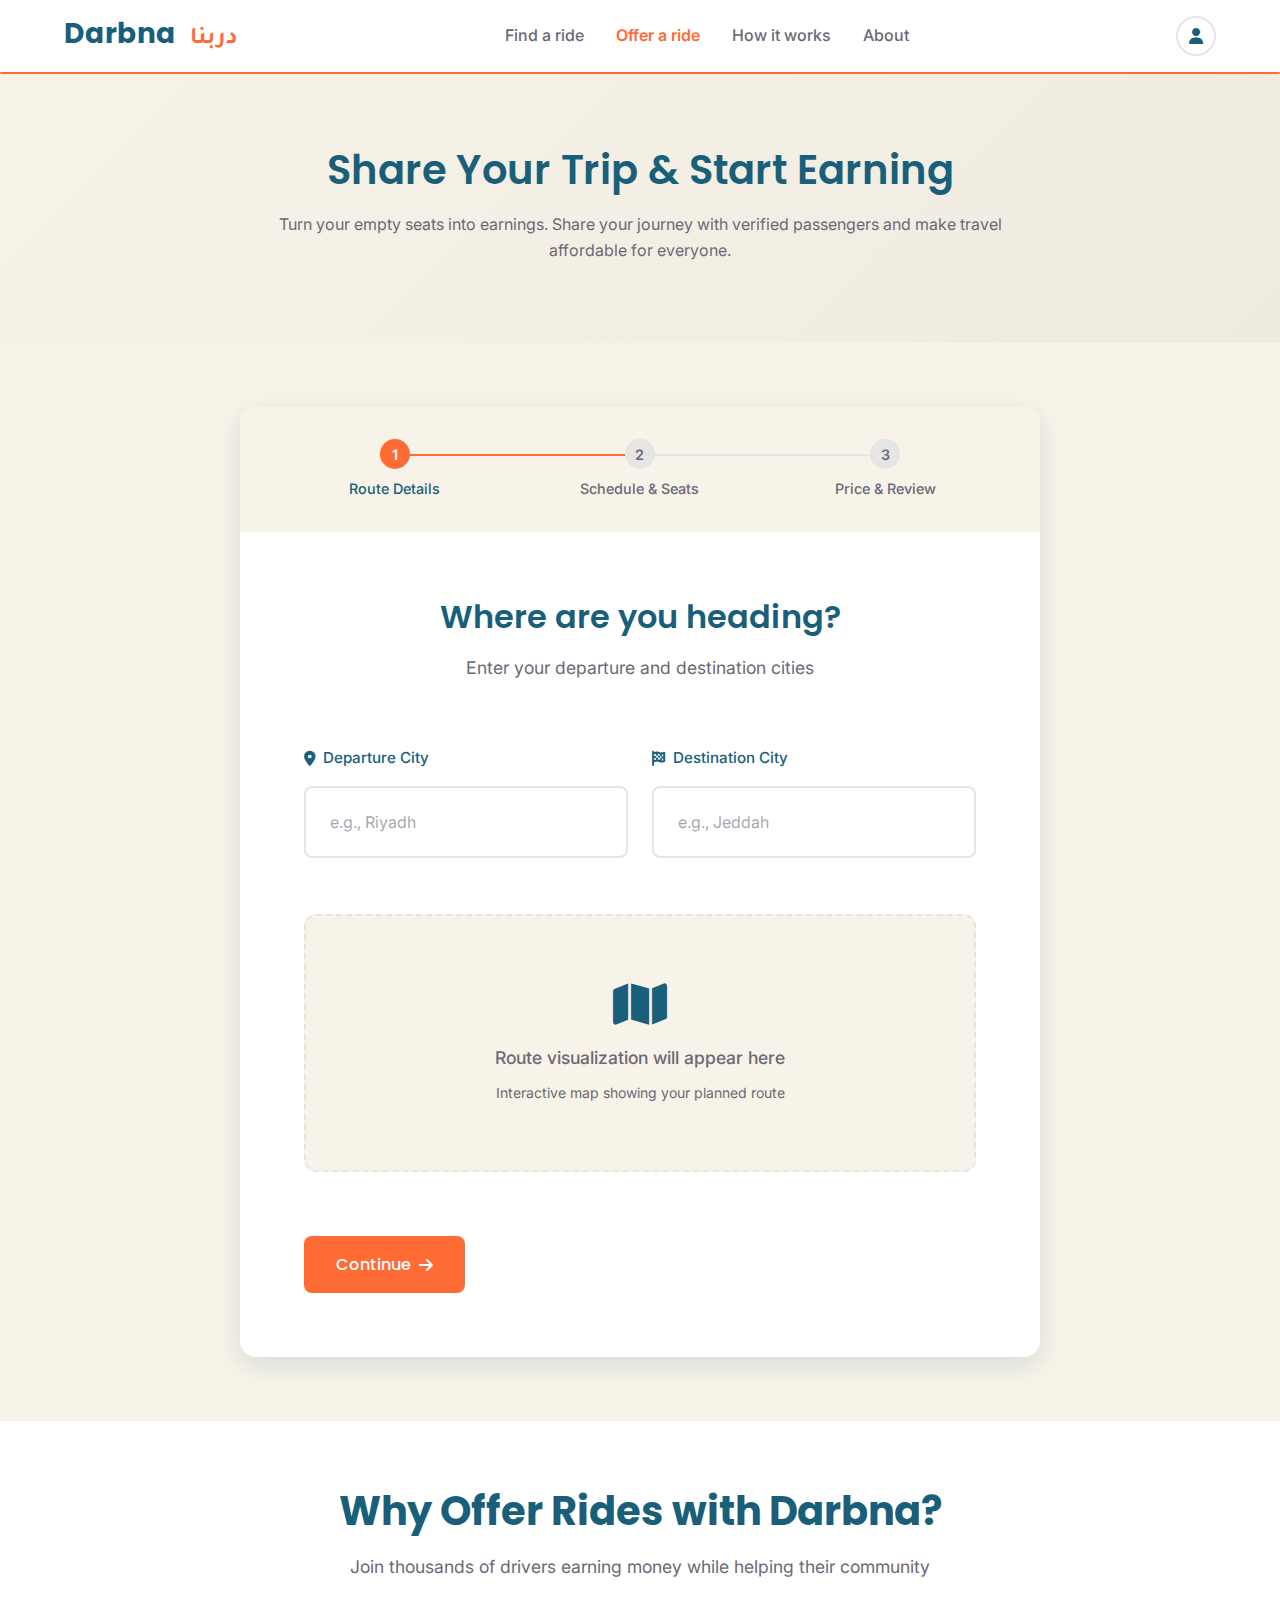
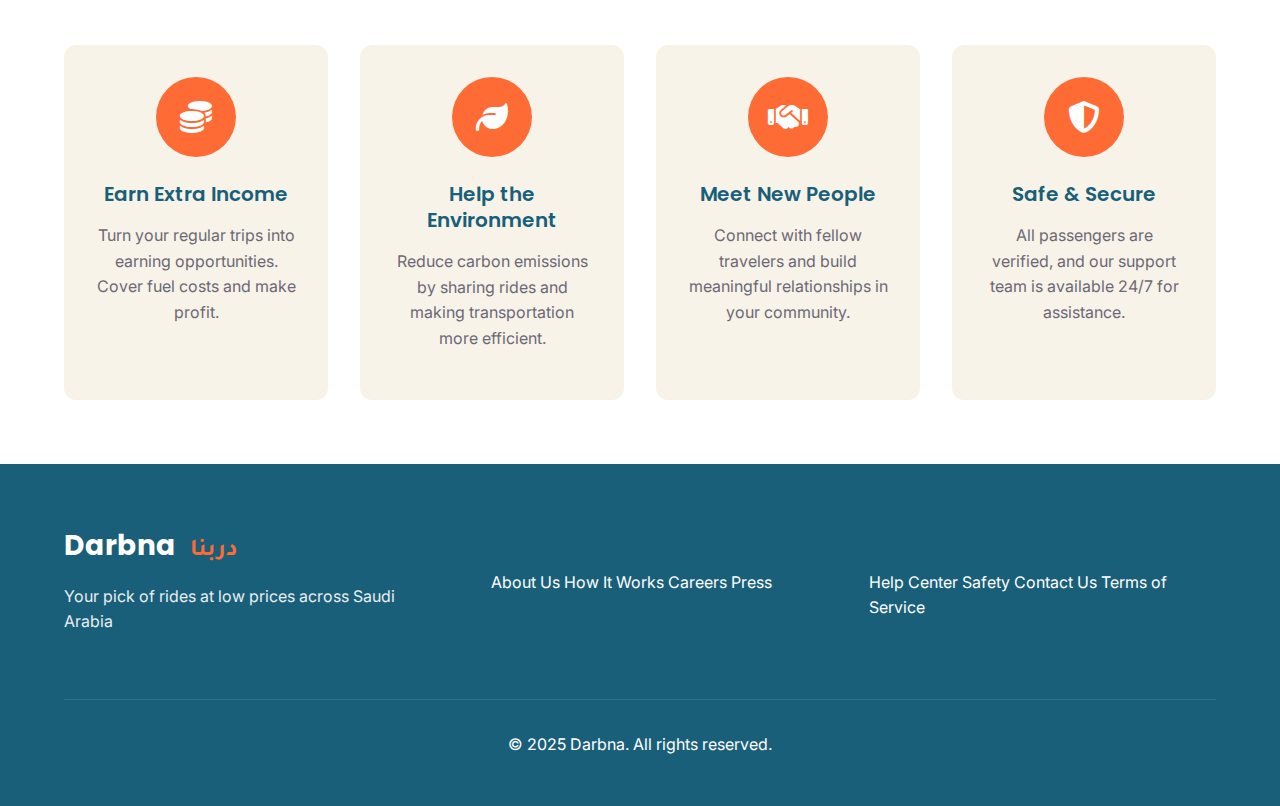
<file: offer-ride.html>
<!DOCTYPE html>
<html lang="en" dir="ltr">
<head>
    <meta charset="UTF-8">
    <meta name="viewport" content="width=device-width, initial-scale=1.0">
    <meta name="description" content="Offer a ride and earn money - Share your journey with Darbna passengers">
    <meta name="keywords" content="offer ride, driver, earn money, darbna, carpooling, post trip">
    <title>Offer a Ride - Darbna | دربنا</title>
    
    <!-- Google Fonts -->
    <link href="https://fonts.googleapis.com/css2?family=Poppins:wght@400;500;600;700&family=Inter:wght@300;400;500;600&family=Tajawal:wght@300;400;500;600;700&display=swap" rel="stylesheet">
    
    <!-- Font Awesome Icons -->
    <link rel="stylesheet" href="https://cdn.jsdelivr.net/npm/@fortawesome/fontawesome-free@6.4.0/css/all.min.css">
    
    <!-- Custom CSS -->
    <link rel="stylesheet" href="css/style.css">
</head>
<body>
    <!-- Header Navigation -->
    <header class="navbar" id="navbar">
        <nav class="container">
            <div class="nav-brand">
                <a href="index.html">
                    <h2 class="logo">Darbna <span class="logo-arabic">دربنا</span></h2>
                </a>
            </div>
            
            <div class="nav-menu" id="nav-menu">
                <a href="find-ride.html" class="nav-link">Find a ride</a>
                <a href="offer-ride.html" class="nav-link active">Offer a ride</a>
                <a href="how-it-works.html" class="nav-link">How it works</a>
                <a href="about.html" class="nav-link">About</a>
            </div>
            
            <div class="nav-actions">
                <div class="profile-dropdown" id="profile-dropdown">
                    <button class="profile-icon-btn" id="profile-icon-btn" aria-label="User Profile">
                        <i class="fas fa-user"></i>
                    </button>
                    <div class="profile-dropdown-menu" id="profile-dropdown-menu">
                        <a href="login.html" class="dropdown-btn">Log In</a>
                        <a href="signup.html" class="dropdown-btn">Sign Up</a>
                        <div class="dropdown-divider"></div>
                        <a href="#help" class="dropdown-link">Help Centre</a>
                    </div>
                </div>
            </div>
            
            <!-- Mobile Menu Toggle -->
            <button class="mobile-menu-toggle" id="mobile-menu-toggle">
                <i class="fas fa-bars"></i>
            </button>
        </nav>
    </header>

    <!-- Main Content -->
    <main class="offer-ride-page">
        <!-- Hero Section -->
        <section class="hero-section">
            <div class="container">
                <div class="hero-content text-center">
                    <h1 class="sub">Share Your Trip & Start Earning</h1>
                    <p class="sub">Turn your empty seats into earnings. Share your journey with verified passengers and make travel affordable for everyone.</p>
                </div>
            </div>
        </section>

        <!-- Offer Ride Form Section -->
        <section class="offer-ride-form-section">
            <div class="container">
                <div class="form-wrapper">
                    <!-- Progress Bar -->
                    <div class="progress-bar">
                        <div class="progress-step active" data-step="1">
                            <div class="step-number">1</div>
                            <div class="step-label">Route Details</div>
                        </div>
                        <div class="progress-step" data-step="2">
                            <div class="step-number">2</div>
                            <div class="step-label">Schedule & Seats</div>
                        </div>
                        <div class="progress-step" data-step="3">
                            <div class="step-number">3</div>
                            <div class="step-label">Price & Review</div>
                        </div>
                    </div>

                    <!-- Form Container -->
                    <div class="form-container">
                        <form id="offer-ride-form" class="offer-ride-form">
                            <!-- Step 1: Route Details -->
                            <div class="form-step active" id="step-1">
                                <div class="step-header">
                                    <h2 class="step-title">Where are you heading?</h2>
                                    <p class="step-subtitle">Enter your departure and destination cities</p>
                                </div>
                                
                                <div class="form-row">
                                    <div class="form-group">
                                        <label for="departure-city" class="form-label">
                                            <i class="fas fa-map-marker-alt"></i>
                                            Departure City
                                        </label>
                                        <input type="text" id="departure-city" name="departureCity" class="form-input" placeholder="e.g., Riyadh" required>
                                    </div>
                                    
                                    <div class="form-group">
                                        <label for="destination-city" class="form-label">
                                            <i class="fas fa-flag-checkered"></i>
                                            Destination City
                                        </label>
                                        <input type="text" id="destination-city" name="destinationCity" class="form-input" placeholder="e.g., Jeddah" required>
                                    </div>
                                </div>
                                
                                <!-- Map Placeholder -->
                                <div class="map-placeholder">
                                    <div class="map-content">
                                        <i class="fas fa-map fa-3x"></i>
                                        <p>Route visualization will appear here</p>
                                        <small>Interactive map showing your planned route</small>
                                    </div>
                                </div>
                                
                                <div class="step-actions">
                                    <button type="button" class="btn btn-primary next-step" data-next="2">
                                        Continue <i class="fas fa-arrow-right"></i>
                                    </button>
                                </div>
                            </div>

                            <!-- Step 2: Schedule & Seats -->
                            <div class="form-step" id="step-2">
                                <div class="step-header">
                                    <h2 class="step-title">When and who can join?</h2>
                                    <p class="step-subtitle">Set your departure time and available seats</p>
                                </div>
                                
                                <div class="form-row">
                                    <div class="form-group">
                                        <label for="departure-date" class="form-label">
                                            <i class="fas fa-calendar"></i>
                                            Departure Date
                                        </label>
                                        <input type="date" id="departure-date" name="departureDate" class="form-input" required>
                                    </div>
                                    
                                    <div class="form-group">
                                        <label for="departure-time" class="form-label">
                                            <i class="fas fa-clock"></i>
                                            Departure Time
                                        </label>
                                        <input type="time" id="departure-time" name="departureTime" class="form-input" required>
                                    </div>
                                </div>
                                
                                <div class="form-row">
                                    <div class="form-group">
                                        <label for="available-seats" class="form-label">
                                            <i class="fas fa-users"></i>
                                            Available Seats
                                        </label>
                                        <select id="available-seats" name="availableSeats" class="form-select" required>
                                            <option value="">Select seats</option>
                                            <option value="1">1 seat</option>
                                            <option value="2">2 seats</option>
                                            <option value="3">3 seats</option>
                                            <option value="4">4 seats</option>
                                        </select>
                                        <small class="form-help">How many passengers can you take?</small>
                                    </div>
                                    
                                    <div class="form-group">
                                        <label for="vehicle-type" class="form-label">
                                            <i class="fas fa-car"></i>
                                            Vehicle Type
                                        </label>
                                        <select id="vehicle-type" name="vehicleType" class="form-select" required>
                                            <option value="">Select vehicle</option>
                                            <option value="sedan">Sedan</option>
                                            <option value="suv">SUV</option>
                                            <option value="hatchback">Hatchback</option>
                                            <option value="coupe">Coupe</option>
                                            <option value="pickup">Pickup Truck</option>
                                        </select>
                                    </div>
                                </div>
                                
                                <div class="step-actions">
                                    <button type="button" class="btn btn-secondary prev-step" data-prev="1">
                                        <i class="fas fa-arrow-left"></i> Back
                                    </button>
                                    <button type="button" class="btn btn-primary next-step" data-next="3">
                                        Continue <i class="fas fa-arrow-right"></i>
                                    </button>
                                </div>
                            </div>

                            <!-- Step 3: Price & Review -->
                            <div class="form-step" id="step-3">
                                <div class="step-header">
                                    <h2 class="step-title">Set your price per seat</h2>
                                    <p class="step-subtitle">Choose a fair price that covers your costs</p>
                                </div>
                                
                                <div class="pricing-section">
                                    <div class="form-group">
                                        <label for="price-per-seat" class="form-label">
                                            <i class="fas fa-money-bill-wave"></i>
                                            Price per Seat (SAR)
                                        </label>
                                        <div class="price-input-wrapper">
                                            <input type="number" id="price-per-seat" name="pricePerSeat" class="form-input price-input" placeholder="0" min="10" max="500" required>
                                            <span class="price-currency">SAR</span>
                                        </div>
                                        <div class="price-recommendation">
                                            <small>Recommended price range: 50-150 SAR based on distance</small>
                                        </div>
                                    </div>
                                </div>
                                
                                <div class="form-group">
                                    <label for="trip-description" class="form-label">
                                        <i class="fas fa-comment"></i>
                                        Trip Description (Optional)
                                    </label>
                                    <textarea id="trip-description" name="tripDescription" class="form-textarea" rows="4" placeholder="Share any additional details about your trip, pickup points, or preferences..."></textarea>
                                </div>
                                
                                <!-- Trip Summary -->
                                <div class="trip-summary">
                                    <h3>Trip Summary</h3>
                                    <div class="summary-details">
                                        <div class="summary-row">
                                            <span class="summary-label">Route:</span>
                                            <span class="summary-value" id="summary-route">-</span>
                                        </div>
                                        <div class="summary-row">
                                            <span class="summary-label">Date & Time:</span>
                                            <span class="summary-value" id="summary-datetime">-</span>
                                        </div>
                                        <div class="summary-row">
                                            <span class="summary-label">Available Seats:</span>
                                            <span class="summary-value" id="summary-seats">-</span>
                                        </div>
                                        <div class="summary-row">
                                            <span class="summary-label">Vehicle:</span>
                                            <span class="summary-value" id="summary-vehicle">-</span>
                                        </div>
                                        <div class="summary-row">
                                            <span class="summary-label">Price per Seat:</span>
                                            <span class="summary-value" id="summary-price">-</span>
                                        </div>
                                        <div class="summary-row total-earnings">
                                            <span class="summary-label">Total Potential Earnings:</span>
                                            <span class="summary-value" id="summary-total">-</span>
                                        </div>
                                    </div>
                                </div>
                                
                                <div class="form-group checkbox-group">
                                    <label class="checkbox-label">
                                        <input type="checkbox" id="terms-agreement" name="termsAgreement" required>
                                        <span class="checkmark"></span>
                                        I agree to Darbna's <a href="#terms" class="terms-link">Terms of Service</a> and <a href="#privacy" class="terms-link">Privacy Policy</a>
                                    </label>
                                </div>
                                
                                <div class="step-actions">
                                    <button type="button" class="btn btn-secondary prev-step" data-prev="2">
                                        <i class="fas fa-arrow-left"></i> Back
                                    </button>
                                    <button type="submit" class="btn btn-primary btn-large">
                                        <i class="fas fa-check"></i> Publish Ride
                                    </button>
                                </div>
                            </div>
                        </form>
                    </div>
                </div>
            </div>
        </section>

        <!-- Benefits Section -->
        <section class="benefits-section">
            <div class="container">
                <div class="benefits-header text-center">
                    <h2>Why Offer Rides with Darbna?</h2>
                    <p>Join thousands of drivers earning money while helping their community</p>
                </div>
                
                <div class="benefits-grid">
                    <div class="benefit-card">
                        <div class="benefit-icon">
                            <i class="fas fa-coins"></i>
                        </div>
                        <h3>Earn Extra Income</h3>
                        <p>Turn your regular trips into earning opportunities. Cover fuel costs and make profit.</p>
                    </div>
                    
                    <div class="benefit-card">
                        <div class="benefit-icon">
                            <i class="fas fa-leaf"></i>
                        </div>
                        <h3>Help the Environment</h3>
                        <p>Reduce carbon emissions by sharing rides and making transportation more efficient.</p>
                    </div>
                    
                    <div class="benefit-card">
                        <div class="benefit-icon">
                            <i class="fas fa-handshake"></i>
                        </div>
                        <h3>Meet New People</h3>
                        <p>Connect with fellow travelers and build meaningful relationships in your community.</p>
                    </div>
                    
                    <div class="benefit-card">
                        <div class="benefit-icon">
                            <i class="fas fa-shield-alt"></i>
                        </div>
                        <h3>Safe & Secure</h3>
                        <p>All passengers are verified, and our support team is available 24/7 for assistance.</p>
                    </div>
                </div>
            </div>
        </section>
    </main>

    <!-- Footer -->
    <footer class="footer">
        <div class="container">
            <div class="footer-content">
                <div class="footer-brand">
                    <h3 class="footer-logo">Darbna <span class="logo-arabic">دربنا</span></h3>
                    <p class="footer-description">Your pick of rides at low prices across Saudi Arabia</p>
                </div>
                
                <div class="footer-links">
                    <div class="footer-column">
                        <h4>Company</h4>
                        <a href="about.html">About Us</a>
                        <a href="how-it-works.html">How It Works</a>
                        <a href="#careers">Careers</a>
                        <a href="#press">Press</a>
                    </div>
                    <div class="footer-column">
                        <h4>Support</h4>
                        <a href="#help">Help Center</a>
                        <a href="#safety">Safety</a>
                        <a href="#contact">Contact Us</a>
                        <a href="#terms">Terms of Service</a>
                    </div>
                </div>
            </div>
            
            <div class="footer-bottom">
                <p>&copy; 2025 Darbna. All rights reserved.</p>
            </div>
        </div>
    </footer>

    <!-- JavaScript -->
    <script src="js/main.js"></script>
</body>
</html>
</file>
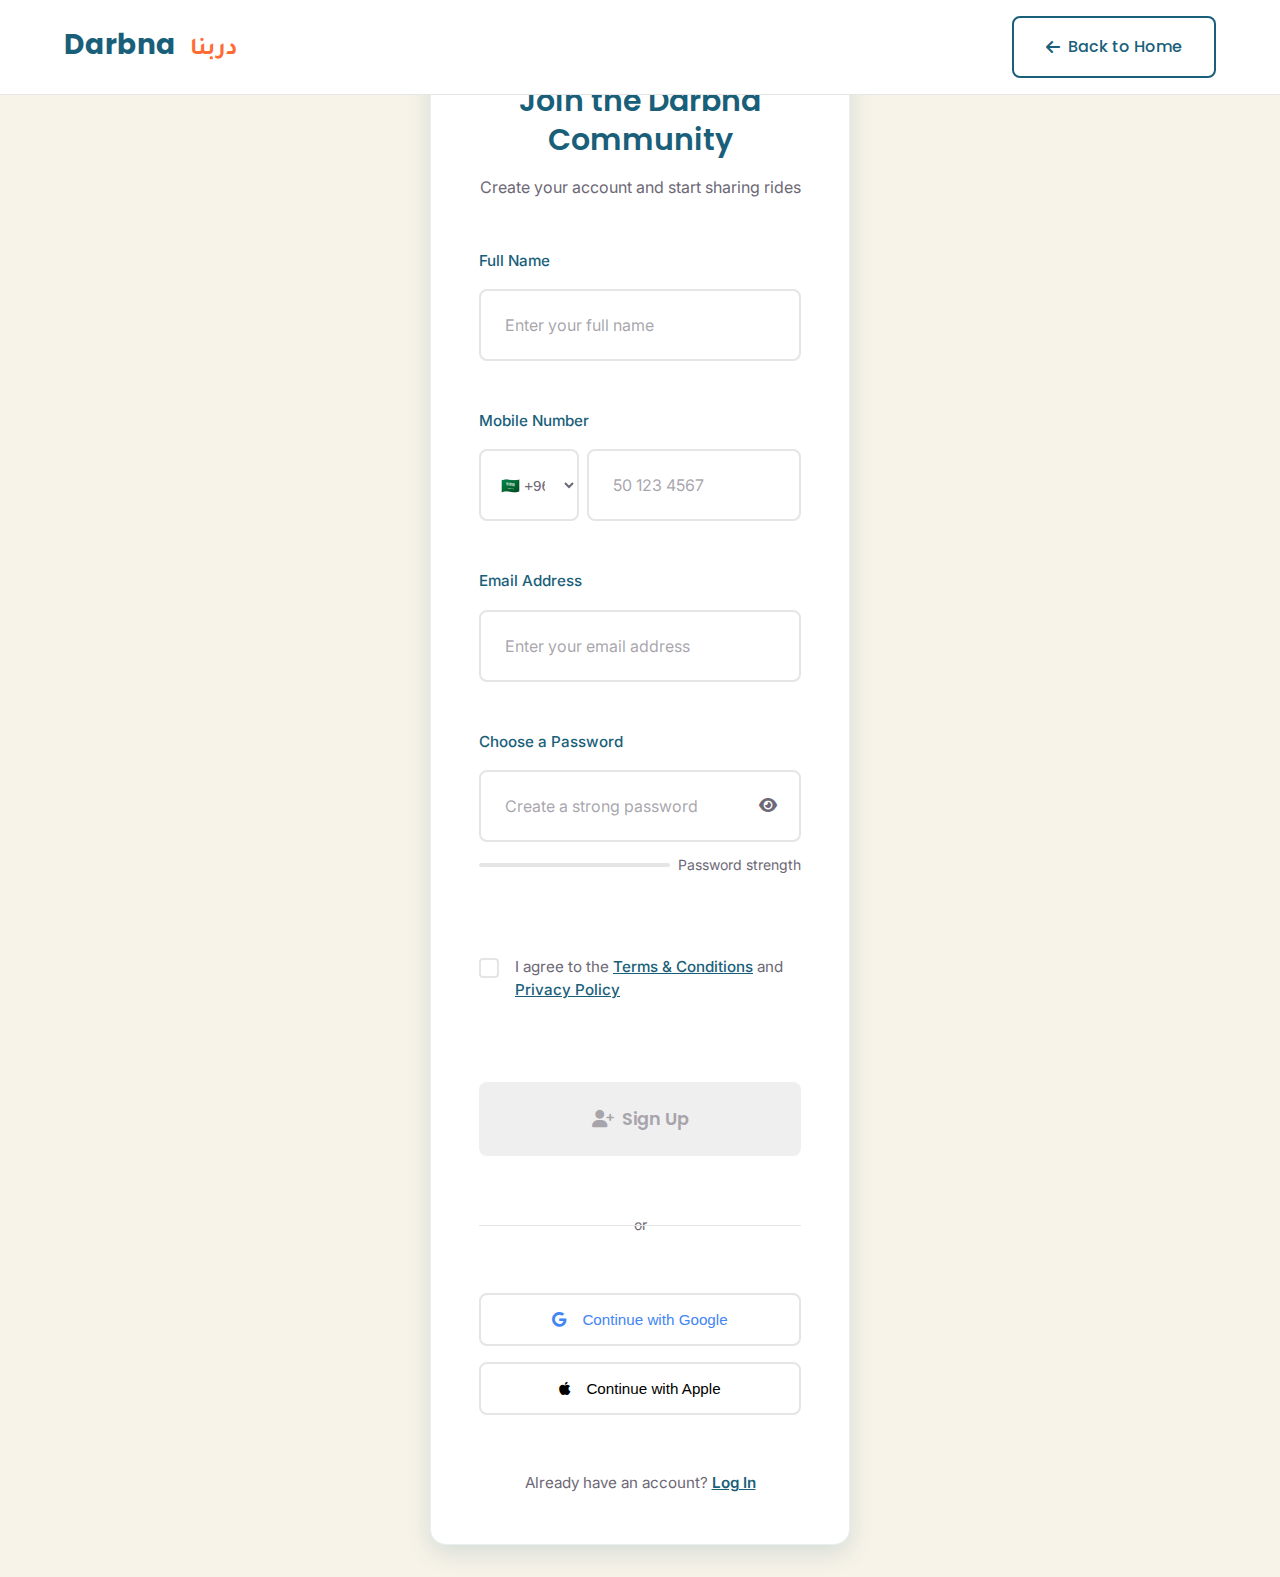
<file: signup.html>
<!DOCTYPE html>
<html lang="en" dir="ltr">
<head>
    <meta charset="UTF-8">
    <meta name="viewport" content="width=device-width, initial-scale=1.0">
    <meta name="description" content="Join Darbna - Create your carpooling account">
    <meta name="keywords" content="signup, register, darbna, carpooling, create account">
    <title>Sign Up - Darbna | دربنا</title>
    
    <!-- Google Fonts -->
    <link href="https://fonts.googleapis.com/css2?family=Poppins:wght@400;500;600;700&family=Inter:wght@300;400;500;600&family=Tajawal:wght@300;400;500;600;700&display=swap" rel="stylesheet">
    
    <!-- Font Awesome Icons -->
    <link rel="stylesheet" href="https://cdn.jsdelivr.net/npm/@fortawesome/fontawesome-free@6.4.0/css/all.min.css">
    
    <!-- Custom CSS -->
    <link rel="stylesheet" href="css/style.css">
</head>
<body class="auth-page">
    <!-- Header Navigation -->
    <header class="navbar" id="navbar">
        <nav class="container">
            <div class="nav-brand">
                <a href="index.html" class="logo-link">
                    <h2 class="logo">Darbna <span class="logo-arabic">دربنا</span></h2>
                </a>
            </div>
            
            <div class="nav-actions">
                <a href="index.html" class="btn-secondary">
                    <i class="fas fa-arrow-left"></i> Back to Home
                </a>
            </div>
        </nav>
    </header>

    <!-- Sign Up Form Section -->
    <main class="auth-main">
        <div class="auth-container">
            <div class="auth-form-wrapper">
                <div class="auth-header">
                    <h1 class="auth-title">Join the Darbna Community</h1>
                    <p class="auth-subtitle">Create your account and start sharing rides</p>
                </div>

                <form class="auth-form" id="signup-form">
                    <div class="form-group">
                        <label for="full-name" class="form-label">Full Name</label>
                        <input 
                            type="text" 
                            id="full-name" 
                            name="full-name" 
                            class="form-input"
                            placeholder="Enter your full name"
                            required
                        >
                    </div>

                    <div class="form-group">
                        <label for="mobile-number" class="form-label">Mobile Number</label>
                        <div class="mobile-input-wrapper">
                            <select class="country-code-select" id="country-code">
                                <option value="+966">🇸🇦 +966</option>
                                <option value="+1">🇺🇸 +1</option>
                                <option value="+44">🇬🇧 +44</option>
                                <option value="+971">🇦🇪 +971</option>
                                <option value="+965">🇰🇼 +965</option>
                                <option value="+974">🇶🇦 +974</option>
                                <option value="+973">🇧🇭 +973</option>
                            </select>
                            <input 
                                type="tel" 
                                id="mobile-number" 
                                name="mobile-number" 
                                class="form-input mobile-input"
                                placeholder="50 123 4567"
                                required
                            >
                        </div>
                    </div>

                    <div class="form-group">
                        <label for="email" class="form-label">Email Address</label>
                        <input 
                            type="email" 
                            id="email" 
                            name="email" 
                            class="form-input"
                            placeholder="Enter your email address"
                            required
                        >
                    </div>

                    <div class="form-group">
                        <label for="signup-password" class="form-label">Choose a Password</label>
                        <div class="password-input-wrapper">
                            <input 
                                type="password" 
                                id="signup-password" 
                                name="password" 
                                class="form-input"
                                placeholder="Create a strong password"
                                required
                            >
                            <button type="button" class="password-toggle" id="signup-password-toggle" aria-label="Toggle password visibility">
                                <i class="fas fa-eye"></i>
                            </button>
                        </div>
                        <div class="password-strength" id="password-strength">
                            <div class="strength-bar">
                                <div class="strength-fill"></div>
                            </div>
                            <span class="strength-text">Password strength</span>
                        </div>
                    </div>

                    <div class="form-group checkbox-group">
                        <label class="checkbox-label">
                            <input type="checkbox" id="terms-checkbox" name="terms" required>
                            <span class="checkbox-custom"></span>
                            <span class="checkbox-text">
                                I agree to the 
                                <a href="#terms" class="terms-link">Terms & Conditions</a> 
                                and 
                                <a href="#privacy" class="terms-link">Privacy Policy</a>
                            </span>
                        </label>
                    </div>

                    <button type="submit" class="btn-primary auth-submit-btn" id="signup-submit-btn" disabled>
                        <i class="fas fa-user-plus"></i> Sign Up
                    </button>

                    <div class="auth-divider">
                        <span>or</span>
                    </div>

                    <div class="social-login">
                        <button type="button" class="social-btn google-btn">
                            <i class="fab fa-google"></i> Continue with Google
                        </button>
                        <button type="button" class="social-btn apple-btn">
                            <i class="fab fa-apple"></i> Continue with Apple
                        </button>
                    </div>

                    <div class="auth-footer">
                        <p class="auth-switch">
                            Already have an account? 
                            <a href="login.html" class="auth-switch-link">Log In</a>
                        </p>
                    </div>
                </form>
            </div>
        </div>
    </main>

    <!-- Custom JavaScript -->
    <script src="js/main.js"></script>
</body>
</html>
</file>
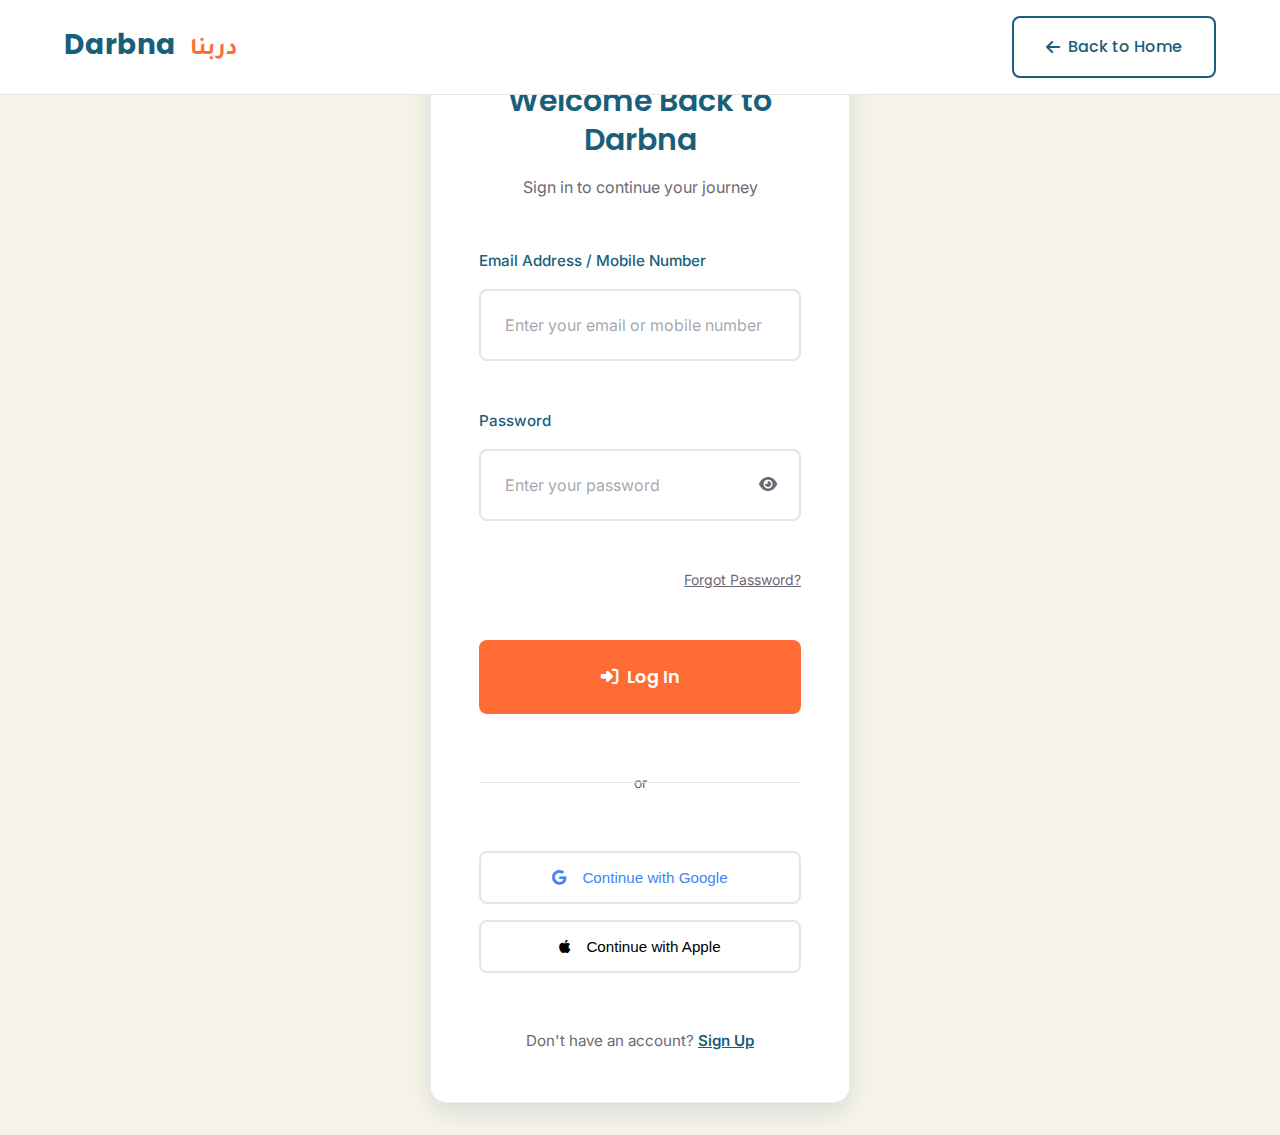
<file: user-dashboard.html>
<!DOCTYPE html>
<html lang="en" dir="ltr">
<head>
  <meta charset="UTF-8">
  <meta name="viewport" content="width=device-width, initial-scale=1.0">
  <title>User Dashboard - Darbna</title>

  <!-- Google Fonts & Icons -->
  <link href="https://fonts.googleapis.com/css2?family=Poppins:wght@400;600&family=Inter:wght@400;500&display=swap" rel="stylesheet">
  <link rel="stylesheet" href="https://cdn.jsdelivr.net/npm/@fortawesome/fontawesome-free@6.4.0/css/all.min.css">

  <!-- Main CSS -->
  <link rel="stylesheet" href="css/style.css">
</head>
<body class="user-dashboard">

  <!-- NAVBAR -->
  <header class="navbar">
    <nav class="container">
      <h2 class="logo">Darbna <span class="logo-arabic">دربنا</span></h2>

      <div class="profile-dropdown" id="profileDropdown">
        <button class="profile-icon-btn" id="profileButton">
          <i class="fas fa-user"></i>
        </button>
        <div class="profile-dropdown-menu" id="profileMenu">
          <span class="dropdown-btn" id="userNameDropdown">Loading...</span>
          <div class="dropdown-divider"></div>
          <a href="#settings" class="dropdown-link">Profile Settings</a>
          <a href="#rides" class="dropdown-link">My Rides</a>
          <div class="dropdown-divider"></div>
          <button class="dropdown-btn logout-btn"><i class="fas fa-sign-out-alt"></i> Logout</button>
        </div>
      </div>
    </nav>
  </header>

  <!-- DASHBOARD MAIN CONTENT -->
  <main class="container" style="padding-top: 120px;">

    <!-- Welcome -->
    <section class="fade-in">
      <h1 class="welcome-text">Welcome, User!</h1>
      <p style="color: var(--color-text-gray);">Here’s your current activity summary on Darbna.</p>
    </section>

    <!-- Stats Grid -->
    <section class="dashboard-grid mt-3">
      <div class="card">
        <h3>Upcoming Rides</h3>
        <p id="upcoming-rides">0</p>
      </div>
      <div class="card">
        <h3>Completed Rides</h3>
        <p id="completed-rides">0</p>
      </div>
      <div class="card">
        <h3>Total Saved (SAR)</h3>
        <p id="total-saved">0</p>
      </div>
      <div class="card">
        <h3>Community Rating</h3>
        <p id="user-rating">4.8 ⭐</p>
      </div>
    </section>

    <!-- My Rides Table -->
    <section id="rides" class="mt-3 fade-in">
      <h2 class="section-title text-left">My Rides</h2>
      <div class="results-content">
        <table style="width:100%; border-collapse: collapse;">
          <thead style="background-color: var(--color-primary-blue); color: var(--color-white);">
            <tr>
              <th style="padding: 1rem; text-align: left;">Ride ID</th>
              <th style="padding: 1rem; text-align: left;">From</th>
              <th style="padding: 1rem; text-align: left;">To</th>
              <th style="padding: 1rem; text-align: left;">Date</th>
              <th style="padding: 1rem; text-align: left;">Status</th>
            </tr>
          </thead>
          <tbody id="rides-table" style="background-color: var(--color-white);">
            <tr>
              <td colspan="5" style="text-align:center; padding: 1rem; color: var(--color-text-gray);">
                No rides booked yet.
              </td>
            </tr>
          </tbody>
        </table>
      </div>
    </section>

    <!-- Profile Settings -->
    <section id="settings" class="mt-3 fade-in">
      <h2 class="section-title text-left">Profile Settings</h2>
      <div style="background: var(--color-white); padding: 2rem; border-radius: var(--radius-lg); box-shadow: var(--shadow-md);">
        <form id="profile-form">
          <div class="form-group">
            <label class="form-label">Full Name</label>
            <input type="text" id="profile-name" class="form-input" placeholder="Your name">
          </div>
          <div class="form-group">
            <label class="form-label">Email</label>
            <input type="email" id="profile-email" class="form-input" placeholder="Your email" disabled>
          </div>
          <div class="form-group">
            <label class="form-label">Mobile</label>
            <input type="text" id="profile-mobile" class="form-input" placeholder="Your number">
          </div>
          <button type="submit" class="btn-primary mt-2">Save Changes</button>
        </form>
      </div>
    </section>

  </main>

  <!-- JS -->
  <script src="js/main.js"></script>
  <script>
    document.addEventListener("DOMContentLoaded", () => {
      const user = JSON.parse(localStorage.getItem("loggedInUser"));
      if (!user || user.role !== "user") {
        alert("Access denied.");
        window.location.href = "login.html";
        return;
      }

      // Fill user data
      document.querySelector(".welcome-text").textContent = `Hello, ${user.fullName}!`;
      document.getElementById("userNameDropdown").textContent = user.fullName;
      document.getElementById("profile-name").value = user.fullName;
      document.getElementById("profile-email").value = user.email;
      document.getElementById("profile-mobile").value = user.mobile;

      // Mock ride data
      const rides = [
        { id: 101, from: "Riyadh", to: "Jeddah", date: "2025-11-02", status: "Upcoming" },
        { id: 98, from: "Dammam", to: "Riyadh", date: "2025-10-09", status: "Completed" }
      ];
      const tbody = document.getElementById("rides-table");
      tbody.innerHTML = rides.map(r => `
        <tr style="border-bottom:1px solid var(--color-light-gray);">
          <td style="padding: 1rem;">#${r.id}</td>
          <td style="padding: 1rem;">${r.from}</td>
          <td style="padding: 1rem;">${r.to}</td>
          <td style="padding: 1rem;">${r.date}</td>
          <td style="padding: 1rem; color: ${r.status === 'Completed' ? 'green' : 'orange'};">${r.status}</td>
        </tr>
      `).join("");

      // Stats
      document.getElementById("upcoming-rides").textContent = rides.filter(r => r.status === "Upcoming").length;
      document.getElementById("completed-rides").textContent = rides.filter(r => r.status === "Completed").length;
      document.getElementById("total-saved").textContent = (rides.length * 25).toFixed(2);

      // Profile dropdown toggle
      const dropdown = document.getElementById("profileDropdown");
      const button = document.getElementById("profileButton");
      button.addEventListener("click", () => dropdown.classList.toggle("active"));

      // Profile save
      document.getElementById("profile-form").addEventListener("submit", e => {
        e.preventDefault();
        const updatedUser = {
          ...user,
          fullName: document.getElementById("profile-name").value.trim(),
          mobile: document.getElementById("profile-mobile").value.trim()
        };
        localStorage.setItem("loggedInUser", JSON.stringify(updatedUser));
        alert("Profile updated successfully!");
      });
    });
  </script>
</body>
</html>
</file>
<file: style.css>
/* ========== CSS VARIABLES - EXACT COLOR PALETTE ========== */
:root {
  --primary-sky-blue: #4A90E2;
  --secondary-sandy-beige: #F5E6D3;
  --accent-mint-green: #48C9B0;
  --accent-sunny-amber: #FFB74D;
  --neutral-light: #FDFDFD;
  --neutral-dark: #2C3E50;
  --text-dark-gray: #333333;
  --text-secondary: #555555;

  --sky-blue-light: #6BA3E8;
  --sky-blue-dark: #3A7BD1;
  --beige-light: #FAF2E7;
  --mint-light: #6DD5BD;
  --amber-light: #FFC36B;

  --space-xs: 0.5rem;
  --space-sm: 1rem;
  --space-md: 1.5rem;
  --space-lg: 2rem;
  --space-xl: 3rem;
  --space-xxl: 4rem;

  --radius-sm: 8px;
  --radius-md: 12px;
  --radius-lg: 16px;
  --radius-xl: 24px;

  --shadow-soft: 0 4px 20px rgba(74, 144, 226, 0.1);
  --shadow-medium: 0 8px 30px rgba(74, 144, 226, 0.15);
  --shadow-strong: 0 12px 40px rgba(74, 144, 226, 0.2);

  --transition-fast: 200ms ease-in-out;
  --transition-medium: 300ms ease-in-out;
  --transition-slow: 500ms ease-in-out;
}

/* ========== RESET & BASE STYLES ========== */
* { box-sizing: border-box; margin: 0; padding: 0; }
html { scroll-behavior: smooth; }

body {
  font-family: 'Inter', -apple-system, BlinkMacSystemFont, 'Segoe UI', Roboto, Oxygen, Ubuntu, Cantarell, sans-serif;
  line-height: 1.6;
  color: var(--text-dark-gray);
  background: linear-gradient(135deg, var(--primary-sky-blue) 0%, var(--secondary-sandy-beige) 100%);
  background-attachment: fixed;
  -webkit-font-smoothing: antialiased;
  text-rendering: optimizeLegibility;
}

/* ========== TYPOGRAPHY ========== */
h1, h2, h3, h4, h5, h6 { font-weight: 600; line-height: 1.2; color: var(--neutral-dark); }
h1 { font-size: clamp(2.5rem, 5vw, 4rem); font-weight: 700; }
h2 { font-size: clamp(2rem, 4vw, 3rem); }
h3 { font-size: clamp(1.5rem, 3vw, 2rem); }
p  { font-size: 1.1rem; color: var(--text-secondary); }

/* ========== LAYOUT COMPONENTS ========== */
.container { max-width: 1200px; margin: 0 auto; padding: 0 var(--space-md); }
.section   { padding: var(--space-xxl) 0; }
.grid      { display: grid; gap: var(--space-lg); }
.grid-2    { grid-template-columns: repeat(auto-fit, minmax(300px, 1fr)); }
.grid-3    { grid-template-columns: repeat(auto-fit, minmax(250px, 1fr)); }
.grid-4    { grid-template-columns: repeat(auto-fit, minmax(200px, 1fr)); }

/* ========== BUTTONS ========== */
.btn {
  display: inline-flex; align-items: center; justify-content: center;
  padding: 1rem 2rem; border: none; border-radius: var(--radius-md);
  font-size: 1rem; font-weight: 600; text-decoration: none; cursor: pointer;
  transition: all var(--transition-medium); min-height: 48px; white-space: nowrap;
}
.btn-primary { background: var(--primary-sky-blue); color: #fff; box-shadow: var(--shadow-soft); }
.btn-primary:hover { background: var(--sky-blue-dark); transform: translateY(-2px) scale(1.02); box-shadow: var(--shadow-medium); }
.btn-secondary { background: var(--accent-sunny-amber); color: #fff; box-shadow: var(--shadow-soft); }
.btn-secondary:hover { background: var(--amber-light); transform: translateY(-2px) scale(1.02); box-shadow: var(--shadow-medium); }
.btn-outline { background: transparent; color: var(--primary-sky-blue); border: 2px solid var(--primary-sky-blue); }
.btn-outline:hover { background: var(--primary-sky-blue); color: #fff; transform: translateY(-1px); }
.btn-sm { padding: 0.5rem 1rem; min-height: 40px; font-size: 0.9rem; }

/* ========== CARDS ========== */
.card {
  background: var(--neutral-light); border-radius: var(--radius-lg); padding: var(--space-lg);
  box-shadow: var(--shadow-soft); transition: all var(--transition-medium);
  border: 1px solid rgba(74, 144, 226, 0.1);
}
.card:hover { transform: translateY(-8px); box-shadow: var(--shadow-strong); }
.card-icon { width: 60px; height: 60px; border-radius: var(--radius-md); display: flex; align-items: center; justify-content: center; font-size: 2rem; margin-bottom: var(--space-md); }
.card-icon.mint { background: linear-gradient(135deg, var(--accent-mint-green), var(--mint-light)); color: #fff; }
.card-icon.amber { background: linear-gradient(135deg, var(--accent-sunny-amber), var(--amber-light)); color: #fff; }
.card-icon.blue { background: linear-gradient(135deg, var(--primary-sky-blue), var(--sky-blue-light)); color: #fff; }

/* ========== HEADER ========== */
.header {
  background: rgba(253, 253, 253, 0.95);
  backdrop-filter: blur(20px);
  position: fixed; top: 0; left: 0; right: 0; z-index: 1000;
  padding: var(--space-sm) 0;
  border-bottom: 1px solid rgba(74, 144, 226, 0.1);
}
.header-content { display: flex; align-items: center; justify-content: space-between; }
.logo { display: flex; align-items: center; gap: var(--space-sm); text-decoration: none; color: var(--neutral-dark); font-weight: 800; font-size: 1.5rem; }
.logo-icon {
  width: 40px; height: 40px; background: linear-gradient(135deg, var(--primary-sky-blue), var(--sky-blue-dark));
  border-radius: var(--radius-md); display: flex; align-items: center; justify-content: center; color: #fff; font-size: 1.2rem;
}
.logo-icon.small { width: 35px; height: 35px; }
.nav { display: flex; gap: var(--space-lg); list-style: none; }
.nav a { text-decoration: none; color: var(--text-secondary); font-weight: 500; transition: all var(--transition-fast); position: relative; }
.nav a:hover { color: var(--primary-sky-blue); }
.nav a::after { content: ''; position: absolute; bottom: -5px; left: 0; width: 0; height: 2px; background: var(--primary-sky-blue); transition: width var(--transition-medium); }
.nav a:hover::after { width: 100%; }
.header-cta { display: flex; gap: var(--space-sm); }

/* ========== HERO SECTION ========== */
.hero { padding: 120px 0 var(--space-xxl); background: linear-gradient(135deg, var(--primary-sky-blue) 0%, var(--secondary-sandy-beige) 100%); position: relative; overflow: hidden; }
.hero::before {
  content: ''; position: absolute; inset: 0;
  background: url('data:image/svg+xml,<svg xmlns="http://www.w3.org/2000/svg" viewBox="0 0 100 20"><path d="m0 0h100v20z" fill="none"/><path d="m0 10c20-5 40-5 60 0s40 5 60 0v10h-120z" fill="rgba(255,255,255,0.05)"/></svg>') repeat-x;
  background-size: 100px 20px; animation: wave 10s linear infinite;
}
@keyframes wave { 0% { background-position-x: 0; } 100% { background-position-x: 100px; } }

.hero-content { display: grid; grid-template-columns: 1.2fr 1fr; gap: var(--space-xxl); align-items: center; position: relative; z-index: 1; }
.hero-text h1 { color: #fff; margin-bottom: var(--space-md); text-shadow: 0 2px 10px rgba(0,0,0,0.1); }
.hero-text .subtitle { font-size: 1.3rem; color: rgba(255,255,255,0.9); margin-bottom: var(--space-xl); text-shadow: 0 1px 5px rgba(0,0,0,0.1); }
.hero-cta { display: flex; gap: var(--space-md); margin-bottom: var(--space-xl); }

.search-form {
  background: var(--neutral-light); padding: var(--space-lg); border-radius: var(--radius-xl);
  box-shadow: var(--shadow-medium); display: grid; grid-template-columns: repeat(auto-fit, minmax(200px, 1fr)); gap: var(--space-md); margin-top: var(--space-lg);
}
.form-group { display: flex; flex-direction: column; gap: var(--space-xs); }
.form-group label { font-weight: 600; color: var(--text-dark-gray); font-size: 0.9rem; }
.form-group input, .form-group select {
  padding: 0.75rem; border: 2px solid transparent; border-radius: var(--radius-sm); background: #fff; font-size: 1rem; transition: all var(--transition-fast);
}
.form-group input:focus, .form-group select:focus { outline: none; border-color: var(--accent-mint-green); box-shadow: 0 0 0 3px rgba(72, 201, 176, 0.1); }

.hero-visual { position: relative; }
.hero-illustration { width: 100%; height: auto; border-radius: var(--radius-xl); box-shadow: var(--shadow-strong); background: var(--neutral-light); animation: float 6s ease-in-out infinite; }
@keyframes float { 0%, 100% { transform: translateY(0px); } 50% { transform: translateY(-20px); } }

/* ========== HOW IT WORKS SECTION ========== */
.how-it-works { background: var(--neutral-light); }
.section-header { text-align: center; margin-bottom: var(--space-xxl); }
.section-header h2 { margin-bottom: var(--space-md); }
.section-header p { font-size: 1.2rem; max-width: 600px; margin: 0 auto; }
.steps { display: grid; grid-template-columns: repeat(auto-fit, minmax(300px, 1fr)); gap: var(--space-xl); position: relative; }
.step { text-align: center; position: relative; }
.step-number {
  width: 80px; height: 80px; border-radius: 50%;
  background: linear-gradient(135deg, var(--primary-sky-blue), var(--sky-blue-light));
  color: #fff; display: flex; align-items: center; justify-content: center; font-size: 2rem; font-weight: 700;
  margin: 0 auto var(--space-md); box-shadow: var(--shadow-soft); animation: pulse 2s infinite;
}
@keyframes pulse { 0%, 100% { box-shadow: var(--shadow-soft); } 50% { box-shadow: var(--shadow-medium); } }
.step h3 { margin-bottom: var(--space-sm); }

/* ========== FEATURES SECTION ========== */
.features { background: var(--secondary-sandy-beige); }
.features-grid { display: grid; grid-template-columns: repeat(auto-fit, minmax(280px, 1fr)); gap: var(--space-lg); }
.feature-card {
  background: var(--neutral-light); padding: var(--space-xl); border-radius: var(--radius-lg); text-align: center;
  box-shadow: var(--shadow-soft); transition: all var(--transition-medium); position: relative; overflow: hidden;
}
.feature-card::before {
  content: ''; position: absolute; top: 0; left: -100%; width: 100%; height: 100%;
  background: linear-gradient(90deg, transparent, rgba(72, 201, 176, 0.1), transparent);
  transition: left 0.6s ease;
}
.feature-card:hover::before { left: 100%; }
.feature-card:hover { transform: translateY(-10px) rotate(1deg); box-shadow: var(--shadow-strong); }
.feature-icon { font-size: 3rem; margin-bottom: var(--space-md); display: block; }

/* ========== SAFETY SECTION ========== */
.safety { background: var(--neutral-light); }
.safety-content { display: grid; grid-template-columns: 1fr 1fr; gap: var(--space-xxl); align-items: center; }
.safety-list { list-style: none; }
.safety-item {
  display: flex; align-items: center; gap: var(--space-md); margin-bottom: var(--space-md); padding: var(--space-md);
  background: rgba(72, 201, 176, 0.05); border-radius: var(--radius-md); border-left: 4px solid var(--accent-mint-green);
}
.safety-icon {
  width: 40px; height: 40px; background: var(--accent-mint-green); color: #fff; border-radius: 50%;
  display: flex; align-items: center; justify-content: center; flex-shrink: 0;
}
.trust-badge {
  background: linear-gradient(135deg, var(--accent-mint-green), var(--mint-light));
  color: #fff; padding: var(--space-xl); border-radius: var(--radius-lg); text-align: center; box-shadow: var(--shadow-medium);
}
.trust-badge h3 { color: #fff; margin-bottom: var(--space-md); }
.rating-score { font-size: 2rem; display: block; }

/* ========== TESTIMONIALS SECTION ========== */
.testimonials { background: var(--secondary-sandy-beige); }
.testimonials-carousel { display: grid; grid-template-columns: repeat(auto-fit, minmax(350px, 1fr)); gap: var(--space-lg); }
.testimonial { background: var(--neutral-light); padding: var(--space-xl); border-radius: var(--radius-lg); box-shadow: var(--shadow-soft); position: relative; }
.testimonial::before { content: '"'; position: absolute; top: -10px; left: var(--space-lg); font-size: 4rem; color: var(--primary-sky-blue); font-weight: 700; }
.testimonial-text { font-style: italic; margin-bottom: var(--space-md); font-size: 1.1rem; }
.testimonial-author { display: flex; align-items: center; gap: var(--space-md); }
.author-avatar {
  width: 50px; height: 50px; border-radius: 50%;
  background: linear-gradient(135deg, var(--primary-sky-blue), var(--accent-mint-green));
  color: #fff; display: flex; align-items: center; justify-content: center; font-weight: 700;
}
.author-info h4 { margin-bottom: 2px; }
.author-info .role { color: var(--text-secondary); font-size: 0.9rem; }

/* ========== CTA SECTION ========== */
.final-cta { background: linear-gradient(135deg, var(--neutral-dark), var(--primary-sky-blue)); color: #fff; text-align: center; }
.final-cta h2 { color: #fff; margin-bottom: var(--space-md); }
.final-cta p { color: rgba(255, 255, 255, 0.9); font-size: 1.2rem; margin-bottom: var(--space-xl); }
.cta-buttons { display: flex; gap: var(--space-md); justify-content: center; flex-wrap: wrap; }
.muted-info { margin-top: 2rem; opacity: 0.8; }

/* ========== FOOTER ========== */
.footer { background: var(--neutral-dark); color: #fff; padding: var(--space-xxl) 0 var(--space-lg); }
.footer-content { display: grid; grid-template-columns: repeat(auto-fit, minmax(250px, 1fr)); gap: var(--space-xl); margin-bottom: var(--space-xl); }
.footer-section h3 { color: #fff; margin-bottom: var(--space-md); }
.footer-links { list-style: none; }
.footer-links a { color: rgba(255, 255, 255, 0.8); text-decoration: none; display: block; padding: var(--space-xs) 0; transition: all var(--transition-fast); }
.footer-links a:hover { color: var(--accent-mint-green); padding-left: var(--space-xs); }
.footer-bottom { text-align: center; padding-top: var(--space-lg); border-top: 1px solid rgba(255, 255, 255, 0.1); color: rgba(255, 255, 255, 0.6); }

/* ========== MOBILE RESPONSIVENESS ========== */
@media (max-width: 768px) {
  .header-content { flex-direction: column; gap: var(--space-md); }
  .nav { flex-direction: column; gap: var(--space-sm); text-align: center; }
  .hero-content { grid-template-columns: 1fr; text-align: center; }
  .hero-cta { flex-direction: column; }
  .search-form { grid-template-columns: 1fr; }
  .safety-content { grid-template-columns: 1fr; }
  .cta-buttons { flex-direction: column; align-items: center; }
  h1 { font-size: 2.5rem; }
}

/* ========== ACCESSIBILITY ========== */
.sr-only {
  position: absolute; width: 1px; height: 1px; padding: 0; margin: -1px; overflow: hidden; clip: rect(0, 0, 0, 0);
  white-space: nowrap; border: 0;
}
.btn:focus, input:focus, select:focus, a:focus { outline: 3px solid var(--accent-sunny-amber); outline-offset: 2px; }

/* Reduced motion */
@media (prefers-reduced-motion: reduce) {
  *, *::before, *::after { animation-duration: 0.01ms !important; animation-iteration-count: 1 !important; transition-duration: 0.01ms !important; }
}

/* ========== CULTURAL TOUCHES ========== */
.geometric-pattern {
  position: absolute; top: 0; right: 0; width: 200px; height: 200px; opacity: 0.05;
  background-image:
    radial-gradient(circle at 25% 25%, var(--primary-sky-blue) 2px, transparent 2px),
    radial-gradient(circle at 75% 75%, var(--accent-mint-green) 2px, transparent 2px);
  background-size: 40px 40px; background-position: 0 0, 20px 20px;
}

/* ========== LOADING ANIMATIONS ========== */
@keyframes fadeInUp { from { opacity: 0; transform: translateY(30px);} to { opacity: 1; transform: translateY(0);} }
.animate-on-scroll { animation: fadeInUp 0.8s ease-out; }

/* ========== UTILITIES (added to remove inline styles) ========== */
.text-center { text-align: center; }
.text-left { text-align: left; }
.text-right { text-align: right; }
.mb-lg { margin-bottom: var(--space-lg); }
.mt-lg { margin-top: var(--space-lg); }
.mt-md { margin-top: var(--space-md); }
.hidden { display: none; }
.visible { display: block; }
.text-sm { font-size: 0.9rem; }
.row-center { display: flex; align-items: center; gap: 1rem; margin-bottom: 1rem; }
.store-badges { display: flex; gap: 1rem; margin-top: 0.5rem; }
</file>
<file: css/style.css>
/* ============================================
   DARBNA LANDING PAGE STYLES
   Design System & Variables
   ============================================ */

/* CSS Variables - Design System */
:root {
  /* Color Palette */
  --color-primary-blue: #1A5F7A;
  --color-primary-orange: #FF6B35;
  --color-background-cream: #F7F3E8;
  --color-text-gray: #6D6875;
  --color-light-gray: #E5E5E5;
  --color-white: #FFFFFF;
  --color-success: #8DB596;
  --color-warning: #FFD166;
  
  /* Typography */
  --font-heading: 'Poppins', sans-serif;
  --font-body: 'Inter', sans-serif;
  --font-arabic: 'Tajawal', sans-serif;
  
  /* Spacing */
  --spacing-xs: 0.25rem;
  --spacing-sm: 0.5rem;
  --spacing-md: 1rem;
  --spacing-lg: 1.5rem;
  --spacing-xl: 2rem;
  --spacing-xxl: 3rem;
  --spacing-xxxl: 4rem;
  
  /* Border Radius */
  --radius-sm: 4px;
  --radius-md: 8px;
  --radius-lg: 12px;
  --radius-xl: 16px;
  
  /* Box Shadows */
  --shadow-sm: 0 2px 4px rgba(26, 95, 122, 0.05);
  --shadow-md: 0 4px 12px rgba(26, 95, 122, 0.1);
  --shadow-lg: 0 8px 24px rgba(26, 95, 122, 0.15);
  --shadow-xl: 0 16px 48px rgba(26, 95, 122, 0.2);
  
  /* Transitions */
  --transition-fast: 0.2s ease;
  --transition-medium: 0.3s ease;
  --transition-slow: 0.5s ease;
}

/* ============================================
   RESET & BASE STYLES
   ============================================ */

* {
  margin: 0;
  padding: 0;
  box-sizing: border-box;
}

html {
  scroll-behavior: smooth;
}

body {
  font-family: var(--font-body);
  font-size: 16px;
  line-height: 1.6;
  color: var(--color-text-gray);
  background-color: var(--color-background-cream);
  overflow-x: hidden;
}

/* Typography */
h1, h2, h3, h4, h5, h6 {
  font-family: var(--font-heading);
  font-weight: 600;
  color: var(--color-primary-blue);
  line-height: 1.3;
  margin-bottom: var(--spacing-md);
}

h1 { font-size: 2.5rem; }
h2 { font-size: 2rem; }
h3 { font-size: 1.5rem; }
h4 { font-size: 1.25rem; }

p {
  margin-bottom: var(--spacing-md);
}

a {
  text-decoration: none;
  color: inherit;
  transition: var(--transition-fast);
}

ul {
  list-style: none;
}

img {
  max-width: 100%;
  height: auto;
  display: block;
}

/* Container */
.container {
  max-height: fit-content;
  max-width: 1200px;
  margin: 0 auto;
  padding: 0 var(--spacing-lg);
}

/* ============================================
   BUTTON COMPONENTS
   ============================================ */

.btn-primary {
  background-color: var(--color-primary-orange);
  color: var(--color-white);
  font-family: var(--font-heading);
  font-weight: 500;
  font-size: 1rem;
  padding: var(--spacing-md) var(--spacing-xl);
  border: none;
  border-radius: var(--radius-md);
  cursor: pointer;
  transition: var(--transition-medium);
  display: inline-flex;
  align-items: center;
  gap: var(--spacing-sm);
  text-align: center;
  text-decoration: none;
}

.btn-primary:hover {
  background-color: #e55a2b;
  transform: translateY(-2px);
  box-shadow: var(--shadow-md);
}

.btn-secondary {
  background-color: transparent;
  color: var(--color-primary-blue);
  font-family: var(--font-heading);
  font-weight: 500;
  font-size: 1rem;
  padding: var(--spacing-md) var(--spacing-xl);
  border: 2px solid var(--color-primary-blue);
  border-radius: var(--radius-md);
  cursor: pointer;
  transition: var(--transition-medium);
  display: inline-flex;
  align-items: center;
  gap: var(--spacing-sm);
}

.btn-secondary:hover {
  background-color: var(--color-primary-blue);
  color: var(--color-white);
}

.btn-large {
  padding: var(--spacing-lg) var(--spacing-xxl);
  font-size: 1.125rem;
}

.btn-search {
  background-color: var(--color-primary-orange);
  color: var(--color-white);
  font-family: var(--font-heading);
  font-weight: 500;
  font-size: 1rem;
  padding: var(--spacing-lg) var(--spacing-xl);
  border: none;
  border-radius: var(--radius-md);
  cursor: pointer;
  transition: var(--transition-medium);
  display: flex;
  align-items: center;
  justify-content: center;
  gap: var(--spacing-sm);
  white-space: nowrap;
  min-width: 140px;
}

.btn-search:hover {
  background-color: #e55a2b;
  transform: translateY(-1px);
}

/* ============================================
   HEADER & NAVIGATION
   ============================================ */

.navbar {
  background-color: var(--color-white);
  border-bottom: 1px solid var(--color-light-gray);
  position: fixed;
  top: 0;
  width: 100%;
  z-index: 1000;
  padding: var(--spacing-md) 0;
}

.navbar nav {
  display: flex;
  align-items: center;
  justify-content: space-between;
}

.nav-brand .logo {
  font-size: 1.75rem;
  font-weight: 700;
  color: var(--color-primary-blue);
  margin: 0;
}

.logo-arabic {
  font-family: var(--font-arabic);
  font-size: 1.5rem;
  margin-left: var(--spacing-sm);
  color: var(--color-primary-orange);
}

.nav-menu {
  display: flex;
  gap: var(--spacing-xl);
}

.nav-link {
  font-weight: 500;
  color: var(--color-text-gray);
  transition: var(--transition-fast);
}

.nav-link:hover {
  color: var(--color-primary-blue);
}

.nav-actions {
  display: flex;
  gap: var(--spacing-md);
  align-items: center;
}

.mobile-menu-toggle {
  display: none;
  background: none;
  border: none;
  font-size: 1.5rem;
  color: var(--color-primary-blue);
  cursor: pointer;
}

/* ============================================
   HERO SECTION
   ============================================ */

.hero-section {
  background: linear-gradient(135deg, var(--color-background-cream) 0%, #f0ebe0 100%);
  padding: calc(80px + var(--spacing-xxxl)) 0 var(--spacing-xxxl) 0;
  text-align: center;
}

.hero-content {
  max-width: 800px;
  margin: 0 auto;
}

.hero-title {
  font-size: 3rem;
  color: var(--color-white);
  margin-bottom: var(--spacing-lg);
  font-weight: 700;
}

.hero-subtitle {
  font-size: 1.25rem;
  color: var(--color-white);
  margin-bottom: var(--spacing-xxxl);
  max-width: 600px;
  margin-left: auto;
  margin-right: auto;
}

/* Search Widget */
.hero-search-widget {
  background-color: var(--color-white);
  border-radius: var(--radius-lg);
  box-shadow: var(--shadow-lg);
  padding: var(--spacing-xl);
  margin: 0 auto;
  max-width: 1000px;
}

.search-form {
  display: flex;
  flex-direction: column;
  gap: var(--spacing-lg);
}

.search-inputs {
  display: grid;
  grid-template-columns: repeat(auto-fit, minmax(200px, 1fr));
  gap: var(--spacing-lg);
}

.input-group {
  position: relative;
  display: flex;
  align-items: center;
}

.input-icon {
  position: absolute;
  left: var(--spacing-md);
  color: var(--color-text-gray);
  font-size: 1rem;
  z-index: 1;
}

.search-input {
  width: 100%;
  padding: var(--spacing-md) var(--spacing-md) var(--spacing-md) 2.5rem;
  border: 1px solid var(--color-light-gray);
  border-radius: var(--radius-md);
  font-size: 1rem;
  font-family: var(--font-body);
  background-color: var(--color-white);
  transition: var(--transition-fast);
}

.search-input:focus {
  outline: none;
  border-color: var(--color-primary-orange);
  box-shadow: 0 0 0 3px rgba(255, 107, 53, 0.1);
}

.search-input::placeholder {
  color: #9ca3af;
}

/* ============================================
   TRANSPORTATION SECTION
   ============================================ */

.transportation-section {
  background-color: var(--color-white);
  padding: var(--spacing-xxxl) 0;
}

.section-title {
  text-align: center;
  font-size: 2.5rem;
  color: var(--color-primary-blue);
  margin-bottom: var(--spacing-xxxl);
}

.transportation-cards {
  display: grid;
  grid-template-columns: repeat(auto-fit, minmax(400px, 1fr));
  gap: var(--spacing-xl);
  max-width: 1000px;
  margin: 0 auto;
}

.transport-card {
  background-color: var(--color-white);
  border-radius: var(--radius-lg);
  padding: var(--spacing-xl);
  box-shadow: var(--shadow-md);
  transition: var(--transition-medium);
  text-align: center;
  border: 1px solid var(--color-light-gray);
}

.transport-card:hover {
  transform: translateY(-4px);
  box-shadow: var(--shadow-lg);
  border-color: var(--color-primary-orange);
}

.card-icon {
  font-size: 3rem;
  color: var(--color-primary-orange);
  margin-bottom: var(--spacing-lg);
}

.card-title {
  font-size: 1.5rem;
  color: var(--color-primary-blue);
  margin-bottom: var(--spacing-md);
}

.card-description {
  color: var(--color-text-gray);
  margin-bottom: var(--spacing-lg);
}

.card-features {
  list-style: none;
  margin-bottom: var(--spacing-xl);
}

.card-features li {
  display: flex;
  align-items: center;
  gap: var(--spacing-sm);
  margin-bottom: var(--spacing-sm);
  color: var(--color-text-gray);
}

.card-features .fa-check {
  color: var(--color-success);
}

/* ============================================
   VALUE PROPOSITION SECTION
   ============================================ */

.value-proposition-section {
  background-color: var(--color-background-cream);
  padding: var(--spacing-xxxl) 0;
}

.value-cards {
  display: grid;
  grid-template-columns: repeat(auto-fit, minmax(300px, 1fr));
  gap: var(--spacing-xl);
  margin-top: var(--spacing-xl);
}

.value-card {
  text-align: center;
  padding: var(--spacing-xl);
}

.value-icon {
  font-size: 3rem;
  color: var(--color-primary-orange);
  margin-bottom: var(--spacing-lg);
}

.value-title {
  font-size: 1.5rem;
  color: var(--color-primary-blue);
  margin-bottom: var(--spacing-md);
}

.value-description {
  color: var(--color-text-gray);
  line-height: 1.7;
}

/* ============================================
   POPULAR ROUTES SECTION
   ============================================ */

.popular-routes-section {
  background-color: var(--color-white);
  padding: var(--spacing-xxxl) 0;
}

.section-subtitle {
  text-align: center;
  font-size: 1.125rem;
  color: var(--color-text-gray);
  margin-bottom: var(--spacing-xl);
}

.routes-grid {
  display: grid;
  grid-template-columns: repeat(auto-fit, minmax(300px, 1fr));
  gap: var(--spacing-lg);
  margin-bottom: var(--spacing-xl);
}

.route-card {
  background-color: var(--color-white);
  border: 1px solid var(--color-light-gray);
  border-radius: var(--radius-lg);
  padding: var(--spacing-lg);
  transition: var(--transition-medium);
  cursor: pointer;
}

.route-card:hover {
  border-color: var(--color-primary-orange);
  transform: translateY(-2px);
  box-shadow: var(--shadow-md);
}

.route-cities {
  display: flex;
  align-items: center;
  justify-content: center;
  gap: var(--spacing-md);
  margin-bottom: var(--spacing-md);
}

.route-from,
.route-to {
  font-weight: 600;
  color: var(--color-primary-blue);
  font-size: 1.125rem;
}

.route-arrow {
  color: var(--color-primary-orange);
}

.route-info {
  display: flex;
  justify-content: space-between;
  align-items: center;
}

.route-price {
  font-weight: 600;
  color: var(--color-primary-orange);
  font-size: 1.125rem;
}

.route-duration {
  color: var(--color-text-gray);
  font-size: 0.95rem;
}

.section-cta {
  text-align: center;
  margin-top: var(--spacing-xl);
}

/* ============================================
   DRIVER PROMOTION SECTION
   ============================================ */

.driver-promotion-section {
  background: linear-gradient(135deg, var(--color-primary-blue) 0%, #2d7a99 100%);
  padding: var(--spacing-xxxl) 0;
  color: var(--color-white);
}

.promotion-content {
  display: grid;
  grid-template-columns: 2fr 1fr;
  gap: var(--spacing-xxxl);
  align-items: center;
}

.promotion-title {
  font-size: 2.5rem;
  color: var(--color-white);
  margin-bottom: var(--spacing-lg);
}

.promotion-description {
  font-size: 1.125rem;
  margin-bottom: var(--spacing-xl);
  opacity: 0.9;
}

.promotion-features {
  display: flex;
  flex-direction: column;
  gap: var(--spacing-md);
  margin-bottom: var(--spacing-xl);
}

.promotion-feature {
  display: flex;
  align-items: center;
  gap: var(--spacing-md);
}

.promotion-feature i {
  color: var(--color-primary-orange);
  font-size: 1.25rem;
  width: 24px;
}

.promotion-visual {
  display: flex;
  justify-content: center;
  align-items: center;
}

.driver-illustration {
  font-size: 8rem;
  color: var(--color-primary-orange);
  opacity: 0.8;
}

/* ============================================
   FOOTER
   ============================================ */

.footer {
  background-color: var(--color-primary-blue);
  color: var(--color-white);
  padding: var(--spacing-xxxl) 0 var(--spacing-xl) 0;
}

.footer-content {
  display: grid;
  grid-template-columns: 1fr 2fr;
  gap: var(--spacing-xxxl);
  margin-bottom: var(--spacing-xl);
}

.footer-logo {
  font-size: 1.75rem;
  font-weight: 700;
  color: var(--color-white);
  margin-bottom: var(--spacing-md);
}

.footer-description {
  margin-bottom: var(--spacing-xl);
  opacity: 0.9;
}

.social-links {
  display: flex;
  gap: var(--spacing-md);
}

.social-link {
  display: flex;
  align-items: center;
  justify-content: center;
  width: 40px;
  height: 40px;
  background-color: rgba(255, 255, 255, 0.1);
  border-radius: 50%;
  color: var(--color-white);
  transition: var(--transition-medium);
}

.social-link:hover {
  background-color: var(--color-primary-orange);
  transform: translateY(-2px);
}

.footer-links {
  display: grid;
  grid-template-columns: repeat(auto-fit, minmax(200px, 1fr));
  gap: var(--spacing-xl);
}

.footer-column-title {
  color: var(--color-white);
  font-size: 1.125rem;
  margin-bottom: var(--spacing-lg);
}

.footer-list {
  list-style: none;
}

.footer-list li {
  margin-bottom: var(--spacing-sm);
}

.footer-list a {
  color: rgba(255, 255, 255, 0.8);
  transition: var(--transition-fast);
}

.footer-list a:hover {
  color: var(--color-primary-orange);
}

.footer-bottom {
  border-top: 1px solid rgba(255, 255, 255, 0.1);
  padding-top: var(--spacing-xl);
  text-align: center;
}

.footer-copyright {
  opacity: 0.8;
}

/* ============================================
   RESPONSIVE DESIGN
   ============================================ */

/* Tablet Styles */
@media (max-width: 768px) {
  .container {
    padding: 0 var(--spacing-md);
  }
  
  /* Navigation */
  .nav-menu {
    display: none;
  }
  
  .mobile-menu-toggle {
    display: block;
  }
  
  /* Hero Section */
  .hero-title {
    font-size: 2.25rem;
  }
  
  .hero-subtitle {
    font-size: 1.125rem;
  }
  
  .search-inputs {
    grid-template-columns: 1fr;
  }
  
  .search-form {
    flex-direction: column;
  }
  
  /* Transportation Cards */
  .transportation-cards {
    grid-template-columns: 1fr;
  }
  
  /* Value Cards */
  .value-cards {
    grid-template-columns: 1fr;
    gap: var(--spacing-lg);
  }
  
  /* Routes Grid */
  .routes-grid {
    grid-template-columns: 1fr;
  }
  
  /* Driver Promotion */
  .promotion-content {
    grid-template-columns: 1fr;
    text-align: center;
  }
  
  .promotion-title {
    font-size: 2rem;
  }
  
  .driver-illustration {
    font-size: 6rem;
  }
  
  /* Footer */
  .footer-content {
    grid-template-columns: 1fr;
    text-align: center;
  }
  
  .footer-links {
    grid-template-columns: repeat(2, 1fr);
  }
}

/* Mobile Styles */
@media (max-width: 480px) {
  :root {
    --spacing-xxxl: 2rem;
    --spacing-xxl: 1.5rem;
  }
  
  .hero-title {
    font-size: 1.875rem;
  }
  
  .section-title {
    font-size: 1.875rem;
  }
  
  .promotion-title {
    font-size: 1.75rem;
  }
  
  .hero-search-widget {
    padding: var(--spacing-lg);
  }
  
  .transport-card {
    padding: var(--spacing-lg);
  }
  
  .value-card {
    padding: var(--spacing-lg);
  }
  
  .btn-large {
    padding: var(--spacing-md) var(--spacing-xl);
    font-size: 1rem;
  }
  
  .footer-links {
    grid-template-columns: 1fr;
  }
  
  .nav-actions {
    flex-direction: column;
    gap: var(--spacing-sm);
  }
  
  .nav-actions .btn-secondary,
  .nav-actions .btn-primary {
    padding: var(--spacing-sm) var(--spacing-lg);
    font-size: 0.875rem;
  }
}

/* ============================================
   UTILITY CLASSES
   ============================================ */

.text-center { text-align: center; }
.text-left { text-align: left; }
.text-right { text-align: right; }

.mb-0 { margin-bottom: 0; }
.mb-1 { margin-bottom: var(--spacing-md); }
.mb-2 { margin-bottom: var(--spacing-lg); }
.mb-3 { margin-bottom: var(--spacing-xl); }

.mt-0 { margin-top: 0; }
.mt-1 { margin-top: var(--spacing-md); }
.mt-2 { margin-top: var(--spacing-lg); }
.mt-3 { margin-top: var(--spacing-xl); }

.hidden { display: none; }
.visible { display: block; }

/* Animation Classes */
.fade-in {
  animation: fadeIn 0.6s ease-in-out;
}

@keyframes fadeIn {
  from { opacity: 0; transform: translateY(20px); }
  to { opacity: 1; transform: translateY(0); }
}

.slide-up {
  animation: slideUp 0.6s ease-out;
}

@keyframes slideUp {
  from { opacity: 0; transform: translateY(40px); }
  to { opacity: 1; transform: translateY(0); }
}

/* Focus States for Accessibility */
.btn-primary:focus,
.btn-secondary:focus,
.search-input:focus {
  outline: 2px solid var(--color-primary-orange);
  outline-offset: 2px;
}

/* High Contrast Mode Support */
@media (prefers-contrast: high) {
  :root {
    --color-text-gray: #333333;
    --color-light-gray: #CCCCCC;
  }
}

/* ============================================
   PROFILE DROPDOWN STYLES
   ============================================ */

.profile-dropdown {
  position: relative;
  display: inline-block;
}

.profile-icon-btn {
  display: flex;
  align-items: center;
  justify-content: center;
  width: 40px;
  height: 40px;
  border: 2px solid var(--color-light-gray);
  border-radius: 50%;
  background-color: var(--color-white);
  color: var(--color-primary-blue);
  cursor: pointer;
  transition: var(--transition-fast);
  font-size: 1rem;
}

.profile-icon-btn:hover {
  border-color: var(--color-primary-blue);
  background-color: var(--color-primary-blue);
  color: var(--color-white);
  transform: translateY(-2px);
}

.profile-dropdown-menu {
  position: absolute;
  top: 100%;
  right: 0;
  min-width: 180px;
  background-color: var(--color-white);
  border-radius: var(--radius-md);
  box-shadow: var(--shadow-lg);
  border: 1px solid var(--color-light-gray);
  padding: var(--spacing-sm) 0;
  opacity: 0;
  visibility: hidden;
  transform: translateY(-10px);
  transition: var(--transition-fast);
  z-index: 1000;
}

.profile-dropdown.active .profile-dropdown-menu {
  opacity: 1;
  visibility: visible;
  transform: translateY(0);
}

.dropdown-btn,
.dropdown-link {
  display: block;
  width: 100%;
  padding: var(--spacing-md) var(--spacing-lg);
  text-align: left;
  background: none;
  border: none;
  color: var(--color-primary-blue);
  font-family: var(--font-body);
  font-size: 0.95rem;
  font-weight: 500;
  text-decoration: none;
  cursor: pointer;
  transition: var(--transition-fast);
}

.dropdown-btn:hover,
.dropdown-link:hover {
  background-color: var(--color-background-cream);
  color: var(--color-primary-orange);
}

.dropdown-divider {
  height: 1px;
  background-color: var(--color-light-gray);
  margin: var(--spacing-sm) 0;
}

.dropdown-link {
  font-size: 0.875rem;
  font-weight: 400;
  color: var(--color-text-gray);
}

/* ============================================
   AUTHENTICATION PAGES STYLES
   ============================================ */

.auth-page {
  background-color: var(--color-background-cream);
  min-height: 100vh;
  display: flex;
  flex-direction: column;
}

.auth-main {
  flex: 1;
  display: flex;
  align-items: center;
  justify-content: center;
  padding: var(--spacing-xl) var(--spacing-md);
}

.auth-container {
  width: 100%;
  max-width: 420px;
}

.auth-form-wrapper {
  background-color: var(--color-white);
  border-radius: var(--radius-xl);
  box-shadow: var(--shadow-lg);
  padding: var(--spacing-xxl);
  border: 1px solid rgba(26, 95, 122, 0.1);
}

.auth-header {
  text-align: center;
  margin-bottom: var(--spacing-xxl);
}

.auth-title {
  color: var(--color-primary-blue);
  font-family: var(--font-heading);
  font-weight: 600;
  font-size: 1.875rem;
  margin-bottom: var(--spacing-md);
}

.auth-subtitle {
  color: var(--color-text-gray);
  font-size: 1rem;
  margin-bottom: 0;
}

.auth-form {
  display: flex;
  flex-direction: column;
  gap: var(--spacing-lg);
}

.form-group {
  display: flex;
  flex-direction: column;
  gap: var(--spacing-sm);
}

.form-label {
  font-weight: 500;
  color: var(--color-primary-blue);
  font-size: 0.95rem;
}

.form-input {
  width: 100%;
  padding: var(--spacing-md);
  border: 2px solid var(--color-light-gray);
  border-radius: var(--radius-md);
  font-size: 1rem;
  font-family: var(--font-body);
  color: var(--color-text-gray);
  background-color: var(--color-white);
  transition: var(--transition-fast);
}

.form-input:focus {
  outline: none;
  border-color: var(--color-primary-blue);
  box-shadow: 0 0 0 3px rgba(26, 95, 122, 0.1);
}

.form-input::placeholder {
  color: rgba(109, 104, 117, 0.6);
}

/* Password Input Wrapper */
.password-input-wrapper {
  position: relative;
  display: flex;
  align-items: center;
}

.password-toggle {
  position: absolute;
  right: var(--spacing-md);
  background: none;
  border: none;
  color: var(--color-text-gray);
  cursor: pointer;
  font-size: 1rem;
  padding: var(--spacing-sm);
  transition: var(--transition-fast);
}

.password-toggle:hover {
  color: var(--color-primary-blue);
}

/* Mobile Input Wrapper */
.mobile-input-wrapper {
  display: flex;
  gap: var(--spacing-sm);
}

.country-code-select {
  flex: 0 0 auto;
  width: 100px;
  padding: var(--spacing-md);
  border: 2px solid var(--color-light-gray);
  border-radius: var(--radius-md);
  font-size: 0.95rem;
  background-color: var(--color-white);
  color: var(--color-text-gray);
  cursor: pointer;
}

.mobile-input {
  flex: 1;
}

/* Password Strength Indicator */
.password-strength {
  display: flex;
  align-items: center;
  gap: var(--spacing-sm);
  margin-top: var(--spacing-xs);
}

.strength-bar {
  flex: 1;
  height: 4px;
  background-color: var(--color-light-gray);
  border-radius: 2px;
  overflow: hidden;
}

.strength-fill {
  height: 100%;
  width: 0%;
  background-color: var(--color-text-gray);
  transition: var(--transition-medium);
}

.strength-fill.weak {
  width: 33%;
  background-color: #e74c3c;
}

.strength-fill.medium {
  width: 66%;
  background-color: var(--color-warning);
}

.strength-fill.strong {
  width: 100%;
  background-color: var(--color-success);
}

.strength-text {
  font-size: 0.875rem;
  color: var(--color-text-gray);
}

/* Checkbox Group */
.checkbox-group {
  margin-top: var(--spacing-sm);
}

.checkbox-label {
  display: flex;
  align-items: flex-start;
  gap: var(--spacing-md);
  cursor: pointer;
  font-size: 0.95rem;
  line-height: 1.5;
}

.checkbox-label input[type="checkbox"] {
  display: none;
}

.checkbox-custom {
  flex-shrink: 0;
  width: 20px;
  height: 20px;
  border: 2px solid var(--color-light-gray);
  border-radius: var(--radius-sm);
  background-color: var(--color-white);
  display: flex;
  align-items: center;
  justify-content: center;
  transition: var(--transition-fast);
  margin-top: 2px;
}

.checkbox-label input[type="checkbox"]:checked + .checkbox-custom {
  background-color: var(--color-primary-blue);
  border-color: var(--color-primary-blue);
}

.checkbox-label input[type="checkbox"]:checked + .checkbox-custom::after {
  content: '\f00c';
  font-family: 'Font Awesome 6 Free';
  font-weight: 900;
  color: var(--color-white);
  font-size: 0.75rem;
}

.checkbox-text {
  color: var(--color-text-gray);
}

.terms-link {
  color: var(--color-primary-blue);
  text-decoration: underline;
  font-weight: 500;
}

.terms-link:hover {
  color: var(--color-primary-orange);
}

/* Form Auxiliary */
.form-auxiliary {
  display: flex;
  justify-content: flex-end;
  margin-top: -var(--spacing-sm);
}

.forgot-password-link {
  font-size: 0.875rem;
  color: var(--color-text-gray);
  text-decoration: underline;
  transition: var(--transition-fast);
}

.forgot-password-link:hover {
  color: var(--color-primary-blue);
}

/* Auth Submit Button */
.auth-submit-btn {
  margin-top: var(--spacing-lg);
  padding: var(--spacing-lg) var(--spacing-xl);
  font-size: 1.1rem;
  font-weight: 600;
  display: flex;
  align-items: center;
  justify-content: center;
  gap: var(--spacing-sm);
}

.auth-submit-btn:disabled {
  background-color: var(--color-light-gray);
  color: var(--color-text-gray);
  cursor: not-allowed;
  opacity: 0.6;
}

.auth-submit-btn:disabled:hover {
  background-color: var(--color-light-gray);
  transform: none;
}

/* Auth Divider */
.auth-divider {
  position: relative;
  text-align: center;
  margin: var(--spacing-xl) 0;
}

.auth-divider::before {
  content: '';
  position: absolute;
  top: 50%;
  left: 0;
  right: 0;
  height: 1px;
  background-color: var(--color-light-gray);
}

.auth-divider span {
  background-color: var(--color-white);
  color: var(--color-text-gray);
  padding: 0 var(--spacing-lg);
  font-size: 0.875rem;
}

/* Social Login */
.social-login {
  display: flex;
  flex-direction: column;
  gap: var(--spacing-md);
}

.social-btn {
  display: flex;
  align-items: center;
  justify-content: center;
  gap: var(--spacing-md);
  width: 100%;
  padding: var(--spacing-md) var(--spacing-lg);
  border: 2px solid var(--color-light-gray);
  border-radius: var(--radius-md);
  background-color: var(--color-white);
  font-size: 0.95rem;
  font-weight: 500;
  cursor: pointer;
  transition: var(--transition-fast);
}

.google-btn {
  color: #4285F4;
}

.google-btn:hover {
  background-color: #4285F4;
  color: var(--color-white);
  border-color: #4285F4;
}

.apple-btn {
  color: #000000;
}

.apple-btn:hover {
  background-color: #000000;
  color: var(--color-white);
  border-color: #000000;
}

/* ============================================
   NEW PAGES STYLES
   ============================================ */

/* Active Navigation Link */
.nav-link.active {
  color: var(--color-primary-orange);
  font-weight: 600;
}

.nav-link.active::after {
  content: '';
  position: absolute;
  bottom: -2px;
  left: 0;
  right: 0;
  height: 2px;
  background-color: var(--color-primary-orange);
  border-radius: var(--radius-sm);
}

/* ============================================
   HOW IT WORKS PAGE STYLES
   ============================================ */

.how-it-works-page {
  min-height: 100vh;
  background-color: var(--color-background-cream);
}

.how-it-works-content {
  padding: var(--spacing-xxxl) 0;
}

.how-it-works-grid {
  display: grid;
  grid-template-columns: 1fr 1fr;
  gap: var(--spacing-xxxl);
  margin-top: var(--spacing-xxxl);
}

.how-it-works-column {
  background: var(--color-white);
  border-radius: var(--radius-xl);
  padding: var(--spacing-xxxl);
  box-shadow: var(--shadow-md);
}

.column-header {
  text-align: center;
  margin-bottom: var(--spacing-xxxl);
}

.column-title {
  font-family: var(--font-heading);
  font-size: 2rem;
  font-weight: 600;
  color: var(--color-primary-blue);
  margin-bottom: var(--spacing-md);
}

.column-subtitle {
  color: var(--color-text-gray);
  font-size: 1.1rem;
}

.steps-container {
  display: flex;
  flex-direction: column;
  gap: var(--spacing-xl);
}

.step-card {
  display: flex;
  align-items: flex-start;
  gap: var(--spacing-lg);
  padding: var(--spacing-lg);
  border-radius: var(--radius-lg);
  transition: var(--transition-medium);
}

.step-card:hover {
  background-color: var(--color-background-cream);
  transform: translateY(-2px);
  box-shadow: var(--shadow-sm);
}

.step-icon {
  display: flex;
  align-items: center;
  justify-content: center;
  width: 60px;
  height: 60px;
  border-radius: 50%;
  font-size: 1.5rem;
  flex-shrink: 0;
}

.passenger-step {
  background-color: var(--color-primary-orange);
  color: var(--color-white);
}

.driver-step {
  background-color: var(--color-primary-blue);
  color: var(--color-white);
}

.step-content h3 {
  font-family: var(--font-heading);
  font-size: 1.25rem;
  font-weight: 600;
  color: var(--color-primary-blue);
  margin-bottom: var(--spacing-sm);
}

.step-content p {
  color: var(--color-text-gray);
  line-height: 1.6;
}

/* FAQ Section */
.faq-section {
  padding: var(--spacing-xxxl) 0;
  background: var(--color-white);
}

.faq-header {
  margin-bottom: var(--spacing-xxxl);
}

.faq-title {
  font-family: var(--font-heading);
  font-size: 2.5rem;
  font-weight: 700;
  color: var(--color-primary-blue);
  margin-bottom: var(--spacing-md);
}

.faq-subtitle {
  color: var(--color-text-gray);
  font-size: 1.1rem;
}

.faq-container {
  max-width: 800px;
  margin: 0 auto;
}

.faq-category {
  margin-bottom: var(--spacing-xl);
}

.faq-category-title {
  font-family: var(--font-heading);
  font-size: 1.5rem;
  font-weight: 600;
  color: var(--color-primary-blue);
  margin-bottom: var(--spacing-lg);
  padding-bottom: var(--spacing-md);
  border-bottom: 2px solid var(--color-primary-orange);
}

.faq-item {
  border: 1px solid var(--color-light-gray);
  border-radius: var(--radius-md);
  margin-bottom: var(--spacing-md);
  overflow: hidden;
}

.faq-question {
  width: 100%;
  padding: var(--spacing-lg);
  background: var(--color-white);
  border: none;
  text-align: left;
  font-family: var(--font-heading);
  font-size: 1.1rem;
  font-weight: 500;
  color: var(--color-primary-blue);
  cursor: pointer;
  transition: var(--transition-fast);
  display: flex;
  justify-content: space-between;
  align-items: center;
}

.faq-question:hover {
  background-color: var(--color-background-cream);
}

.faq-icon {
  transition: var(--transition-fast);
  color: var(--color-primary-orange);
}

.faq-question[aria-expanded="true"] .faq-icon {
  transform: rotate(180deg);
}

.faq-answer {
  padding: 0 var(--spacing-lg);
  max-height: 0;
  overflow: hidden;
  transition: var(--transition-medium);
}

.faq-question[aria-expanded="true"] + .faq-answer {
  padding: var(--spacing-lg);
  max-height: 200px;
}

.faq-answer p {
  color: var(--color-text-gray);
  line-height: 1.6;
  margin: 0;
}

/* CTA Section */
.cta-section {
  padding: var(--spacing-xxxl) 0;
  background: linear-gradient(135deg, var(--color-primary-blue) 0%, var(--color-primary-orange) 100%);
  color: var(--color-white);
}

.cta-title {
  font-family: var(--font-heading);
  font-size: 2.5rem;
  font-weight: 700;
  margin-bottom: var(--spacing-md);
  color: var(--color-white);
}

.cta-subtitle {
  font-size: 1.2rem;
  margin-bottom: var(--spacing-xl);
  opacity: 0.9;
}

.cta-buttons {
  display: flex;
  gap: var(--spacing-lg);
  justify-content: center;
  flex-wrap: wrap;
}

.cta-buttons .btn {
  min-width: 180px;
}

.cta-buttons .btn-primary {
  background-color: var(--color-white);
  color: var(--color-primary-blue);
}

.cta-buttons .btn-secondary {
  background-color: transparent;
  color: var(--color-white);
  border: 2px solid var(--color-white);
}

.cta-buttons .btn-secondary:hover {
  background-color: var(--color-white);
  color: var(--color-primary-blue);
}

/* ============================================
   OFFER RIDE PAGE STYLES
   ============================================ */

.offer-ride-page {
  min-height: 100vh;
  background-color: var(--color-background-cream);
}

.offer-ride-form-section {
  padding: var(--spacing-xxxl) 0;
}

.form-wrapper {
  max-width: 800px;
  margin: 0 auto;
  background: var(--color-white);
  border-radius: var(--radius-xl);
  box-shadow: var(--shadow-lg);
  overflow: hidden;
}

/* Progress Bar */
.progress-bar {
  display: flex;
  background: var(--color-background-cream);
  padding: var(--spacing-xl);
}

.progress-step {
  flex: 1;
  display: flex;
  flex-direction: column;
  align-items: center;
  position: relative;
}

.progress-step:not(:last-child)::after {
  content: '';
  position: absolute;
  top: 15px;
  right: -50%;
  width: 100%;
  height: 2px;
  background-color: var(--color-light-gray);
  z-index: 1;
}

.progress-step.active:not(:last-child)::after {
  background-color: var(--color-primary-orange);
}

.step-number {
  width: 30px;
  height: 30px;
  border-radius: 50%;
  background-color: var(--color-light-gray);
  color: var(--color-text-gray);
  display: flex;
  align-items: center;
  justify-content: center;
  font-weight: 600;
  font-size: 0.9rem;
  margin-bottom: var(--spacing-sm);
  z-index: 2;
  position: relative;
}

.progress-step.active .step-number {
  background-color: var(--color-primary-orange);
  color: var(--color-white);
}

.step-label {
  font-size: 0.9rem;
  font-weight: 500;
  color: var(--color-text-gray);
  text-align: center;
}

.progress-step.active .step-label {
  color: var(--color-primary-blue);
}

/* Form Steps */
.form-container {
  padding: var(--spacing-xxxl);
}

.form-step {
  display: none;
}

.form-step.active {
  display: block;
}

.step-header {
  text-align: center;
  margin-bottom: var(--spacing-xxxl);
}

.step-title {
  font-family: var(--font-heading);
  font-size: 2rem;
  font-weight: 600;
  color: var(--color-primary-blue);
  margin-bottom: var(--spacing-md);
}

.step-subtitle {
  color: var(--color-text-gray);
  font-size: 1.1rem;
}

.form-row {
  display: grid;
  grid-template-columns: 1fr 1fr;
  gap: var(--spacing-lg);
  margin-bottom: var(--spacing-lg);
}

.form-group {
  margin-bottom: var(--spacing-lg);
}

.form-label {
  display: flex;
  align-items: center;
  gap: var(--spacing-sm);
  font-weight: 500;
  color: var(--color-primary-blue);
  margin-bottom: var(--spacing-sm);
}

.form-input,
.form-select,
.form-textarea {
  width: 100%;
  padding: var(--spacing-lg);
  border: 2px solid var(--color-light-gray);
  border-radius: var(--radius-md);
  font-size: 1rem;
  transition: var(--transition-fast);
  font-family: var(--font-body);
}

.form-input:focus,
.form-select:focus,
.form-textarea:focus {
  outline: none;
  border-color: var(--color-primary-orange);
  box-shadow: 0 0 0 3px rgba(255, 107, 53, 0.1);
}

.form-textarea {
  resize: vertical;
  min-height: 120px;
}

.form-help {
  display: block;
  margin-top: var(--spacing-xs);
  font-size: 0.875rem;
  color: var(--color-text-gray);
}

/* Map Placeholder */
.map-placeholder {
  background: var(--color-background-cream);
  border: 2px dashed var(--color-light-gray);
  border-radius: var(--radius-lg);
  padding: var(--spacing-xxxl);
  text-align: center;
  margin: var(--spacing-xl) 0;
}

.map-content {
  color: var(--color-text-gray);
}

.map-content i {
  color: var(--color-primary-blue);
  margin-bottom: var(--spacing-md);
}

.map-content p {
  font-size: 1.1rem;
  font-weight: 500;
  margin-bottom: var(--spacing-sm);
}

.map-content small {
  font-size: 0.875rem;
}

/* Pricing Section */
.pricing-section {
  background: var(--color-background-cream);
  border-radius: var(--radius-lg);
  padding: var(--spacing-xl);
  margin-bottom: var(--spacing-lg);
}

.price-input-wrapper {
  position: relative;
}

.price-input {
  padding-right: 60px;
  font-size: 1.2rem;
  font-weight: 600;
}

.price-currency {
  position: absolute;
  right: var(--spacing-lg);
  top: 50%;
  transform: translateY(-50%);
  font-weight: 600;
  color: var(--color-primary-blue);
}

.price-recommendation {
  margin-top: var(--spacing-sm);
}

/* Trip Summary */
.trip-summary {
  background: var(--color-background-cream);
  border-radius: var(--radius-lg);
  padding: var(--spacing-xl);
  margin: var(--spacing-xl) 0;
}

.trip-summary h3 {
  font-family: var(--font-heading);
  font-size: 1.25rem;
  font-weight: 600;
  color: var(--color-primary-blue);
  margin-bottom: var(--spacing-lg);
}

.summary-details {
  display: flex;
  flex-direction: column;
  gap: var(--spacing-md);
}

.summary-row {
  display: flex;
  justify-content: space-between;
  align-items: center;
}

.summary-label {
  font-weight: 500;
  color: var(--color-text-gray);
}

.summary-value {
  font-weight: 600;
  color: var(--color-primary-blue);
}

.total-earnings {
  border-top: 2px solid var(--color-primary-orange);
  padding-top: var(--spacing-md);
  margin-top: var(--spacing-md);
}

.total-earnings .summary-value {
  color: var(--color-primary-orange);
  font-size: 1.2rem;
}

/* Checkbox Group */
.checkbox-group {
  margin: var(--spacing-xl) 0;
}

.checkbox-label {
  display: flex;
  align-items: flex-start;
  gap: var(--spacing-md);
  cursor: pointer;
  font-size: 0.95rem;
  line-height: 1.5;
}

.checkbox-label input[type="checkbox"] {
  position: absolute;
  opacity: 0;
  cursor: pointer;
}

.checkmark {
  width: 20px;
  height: 20px;
  border: 2px solid var(--color-light-gray);
  border-radius: var(--radius-sm);
  position: relative;
  transition: var(--transition-fast);
  flex-shrink: 0;
  margin-top: 2px;
}

.checkbox-label input:checked + .checkmark {
  background-color: var(--color-primary-orange);
  border-color: var(--color-primary-orange);
}

.checkbox-label input:checked + .checkmark::after {
  content: '✓';
  position: absolute;
  top: 50%;
  left: 50%;
  transform: translate(-50%, -50%);
  color: var(--color-white);
  font-size: 0.8rem;
  font-weight: bold;
}

.terms-link {
  color: var(--color-primary-blue);
  text-decoration: underline;
}

.terms-link:hover {
  color: var(--color-primary-orange);
}

/* Step Actions */
.step-actions {
  display: flex;
  justify-content: space-between;
  align-items: center;
  margin-top: var(--spacing-xxxl);
  gap: var(--spacing-lg);
}

.btn-large {
  padding: var(--spacing-lg) var(--spacing-xxxl);
  font-size: 1.1rem;
  font-weight: 600;
}

/* Benefits Section */
.benefits-section {
  padding: var(--spacing-xxxl) 0;
  background: var(--color-white);
}

.benefits-header {
  margin-bottom: var(--spacing-xxxl);
}

.benefits-header h2 {
  font-family: var(--font-heading);
  font-size: 2.5rem;
  font-weight: 700;
  color: var(--color-primary-blue);
  margin-bottom: var(--spacing-md);
}

.benefits-header p {
  color: var(--color-text-gray);
  font-size: 1.1rem;
}

.benefits-grid {
  display: grid;
  grid-template-columns: repeat(auto-fit, minmax(250px, 1fr));
  gap: var(--spacing-xl);
}

.benefit-card {
  text-align: center;
  padding: var(--spacing-xl);
  border-radius: var(--radius-lg);
  background: var(--color-background-cream);
  transition: var(--transition-medium);
}

.benefit-card:hover {
  transform: translateY(-5px);
  box-shadow: var(--shadow-md);
}

.benefit-icon {
  width: 80px;
  height: 80px;
  border-radius: 50%;
  background: var(--color-primary-orange);
  color: var(--color-white);
  display: flex;
  align-items: center;
  justify-content: center;
  margin: 0 auto var(--spacing-lg);
  font-size: 2rem;
}

.benefit-card h3 {
  font-family: var(--font-heading);
  font-size: 1.25rem;
  font-weight: 600;
  color: var(--color-primary-blue);
  margin-bottom: var(--spacing-md);
}

.benefit-card p {
  color: var(--color-text-gray);
  line-height: 1.6;
}

/* ============================================
   FIND RIDE PAGE STYLES
   ============================================ */

.find-ride-page {
  min-height: 100vh;
  background-color: var(--color-background-cream);
}

/* Sticky Search Bar */
.sticky-search-bar {
  position: fixed;
  top: 80px; /* make sure this matches your navbar height */
  width: 100%;
  background: var(--color-white);
  border-bottom: 1px solid var(--color-light-gray);
  padding: var(--spacing-lg) 0;
  z-index: 900;
}

.search-form {
  display: flex;
  justify-content: center;
}

.search-group {
  display: flex;
  align-items: center;
  background: var(--color-white);
  border-radius: var(--radius-xl);
  box-shadow: var(--shadow-lg);
  padding: var(--spacing-md);
  gap: var(--spacing-sm);
}

.search-field {
  display: flex;
  align-items: center;
  gap: var(--spacing-sm);
  padding: var(--spacing-sm) var(--spacing-md);
  min-width: 150px;
}

.search-field label {
  color: var(--color-primary-blue);
}

.search-field input,
.search-field select {
  border: none;
  outline: none;
  background: transparent;
  font-size: 0.95rem;
  font-family: var(--font-body);
  width: 100%;
}

.search-btn {
  background: var(--color-primary-orange);
  color: var(--color-white);
  border: none;
  border-radius: var(--radius-lg);
  padding: var(--spacing-md) var(--spacing-xl);
  font-weight: 600;
  cursor: pointer;
  transition: var(--transition-fast);
  display: flex;
  align-items: center;
  gap: var(--spacing-sm);
}

.search-btn:hover {
  background: var(--color-primary-blue);
  transform: translateY(-1px);
}

/* Find Ride Layout */
.find-ride-layout {
  display: grid;
  grid-template-columns: 300px 1fr;
  gap: var(--spacing-xl);
  padding: var(--spacing-xl) 0;
}

/* Filters Sidebar */
.filters-sidebar {
  background: var(--color-white);
  border-radius: var(--radius-lg);
  padding: var(--spacing-xl);
  height: fit-content;
  box-shadow: var(--shadow-sm);
  position: sticky;
  top: 120px;
}

.filters-header {
  display: flex;
  justify-content: space-between;
  align-items: center;
  margin-bottom: var(--spacing-xl);
  padding-bottom: var(--spacing-md);
  border-bottom: 2px solid var(--color-light-gray);
}

.filters-header h3 {
  font-family: var(--font-heading);
  font-size: 1.25rem;
  font-weight: 600;
  color: var(--color-primary-blue);
}

.clear-filters {
  background: none;
  border: none;
  color: var(--color-primary-orange);
  font-size: 0.9rem;
  font-weight: 500;
  cursor: pointer;
  text-decoration: underline;
}

.filter-section {
  margin-bottom: var(--spacing-xl);
  padding-bottom: var(--spacing-lg);
  border-bottom: 1px solid var(--color-light-gray);
}

.filter-section:last-child {
  border-bottom: none;
}

.filter-title {
  display: flex;
  align-items: center;
  gap: var(--spacing-sm);
  font-size: 1rem;
  font-weight: 600;
  color: var(--color-primary-blue);
  margin-bottom: var(--spacing-md);
}

.filter-options {
  display: flex;
  flex-direction: column;
  gap: var(--spacing-sm);
}

.filter-option {
  display: flex;
  align-items: center;
  gap: var(--spacing-sm);
  cursor: pointer;
  font-size: 0.9rem;
  padding: var(--spacing-xs);
  border-radius: var(--radius-sm);
  transition: var(--transition-fast);
}

.filter-option:hover {
  background: var(--color-background-cream);
}

.filter-option input[type="checkbox"] {
  position: absolute;
  opacity: 0;
}

.filter-option .checkmark {
  width: 16px;
  height: 16px;
  border: 2px solid var(--color-light-gray);
  border-radius: var(--radius-sm);
  position: relative;
  transition: var(--transition-fast);
}

.filter-option input:checked + .checkmark {
  background-color: var(--color-primary-orange);
  border-color: var(--color-primary-orange);
}

.filter-option input:checked + .checkmark::after {
  content: '✓';
  position: absolute;
  top: 50%;
  left: 50%;
  transform: translate(-50%, -50%);
  color: var(--color-white);
  font-size: 0.7rem;
  font-weight: bold;
}

/* Rating Stars */
.rating-stars {
  display: flex;
  align-items: center;
  gap: var(--spacing-xs);
}

.rating-stars i {
  color: #FFD700;
  font-size: 0.8rem;
}

.rating-stars span {
  font-size: 0.85rem;
  color: var(--color-text-gray);
  margin-left: var(--spacing-xs);
}

/* Price Range Slider */
.price-range {
  padding: var(--spacing-md) 0;
}

.slider {
  width: 100%;
  height: 4px;
  border-radius: var(--radius-sm);
  background: var(--color-light-gray);
  outline: none;
  appearance: none;
}

.slider::-webkit-slider-thumb {
  appearance: none;
  width: 20px;
  height: 20px;
  border-radius: 50%;
  background: var(--color-primary-orange);
  cursor: pointer;
}

.slider::-moz-range-thumb {
  width: 20px;
  height: 20px;
  border-radius: 50%;
  background: var(--color-primary-orange);
  cursor: pointer;
  border: none;
}

.price-labels {
  display: flex;
  justify-content: space-between;
  margin-top: var(--spacing-sm);
  font-size: 0.85rem;
  color: var(--color-text-gray);
}

#price-value {
  color: var(--color-primary-orange);
  font-weight: 600;
}

/* Results Content */
.results-content {
  background: var(--color-white);
  border-radius: var(--radius-lg);
  box-shadow: var(--shadow-sm);
}

.results-header {
  display: flex;
  justify-content: space-between;
  align-items: center;
  padding: var(--spacing-xl);
  border-bottom: 1px solid var(--color-light-gray);
}

.results-header h2 {
  font-family: var(--font-heading);
  font-size: 1.5rem;
  font-weight: 600;
  color: var(--color-primary-blue);
  margin-bottom: var(--spacing-xs);
}

.results-count {
  color: var(--color-text-gray);
  font-size: 0.95rem;
}

.view-toggle {
  display: flex;
  border: 2px solid var(--color-light-gray);
  border-radius: var(--radius-md);
  overflow: hidden;
}

.view-btn {
  padding: var(--spacing-sm) var(--spacing-md);
  border: none;
  background: var(--color-white);
  color: var(--color-text-gray);
  font-size: 0.9rem;
  cursor: pointer;
  transition: var(--transition-fast);
  display: flex;
  align-items: center;
  gap: var(--spacing-xs);
}

.view-btn.active {
  background: var(--color-primary-blue);
  color: var(--color-white);
}

/* Results List */
.results-list {
  padding: var(--spacing-lg);
}

/* Ride Card */
.ride-card {
  border: 1px solid var(--color-light-gray);
  border-radius: var(--radius-lg);
  padding: var(--spacing-xl);
  margin-bottom: var(--spacing-lg);
  transition: var(--transition-medium);
  background: var(--color-white);
}

.ride-card:hover {
  box-shadow: var(--shadow-md);
  transform: translateY(-2px);
  border-color: var(--color-primary-orange);
}

.ride-header {
  display: flex;
  justify-content: space-between;
  align-items: center;
  margin-bottom: var(--spacing-lg);
}

.driver-info {
  display: flex;
  align-items: center;
  gap: var(--spacing-md);
}

.driver-avatar {
  width: 60px;
  height: 60px;
  border-radius: 50%;
  overflow: hidden;
  border: 2px solid var(--color-light-gray);
}

.avatar-img {
  width: 100%;
  height: 100%;
  object-fit: cover;
}

.driver-name {
  font-family: var(--font-heading);
  font-size: 1.2rem;
  font-weight: 600;
  color: var(--color-primary-blue);
  margin-bottom: var(--spacing-xs);
}

.driver-rating {
  display: flex;
  align-items: center;
  gap: var(--spacing-sm);
}

.stars {
  display: flex;
  gap: 2px;
}

.stars i {
  color: #FFD700;
  font-size: 0.9rem;
}

.rating-score {
  font-weight: 600;
  color: var(--color-primary-blue);
  font-size: 0.95rem;
}

.reviews-count {
  color: var(--color-text-gray);
  font-size: 0.85rem;
}

.ride-price {
  text-align: right;
}

.price {
  font-size: 2rem;
  font-weight: 700;
  color: var(--color-primary-orange);
}

.per-person {
  display: block;
  font-size: 0.85rem;
  color: var(--color-text-gray);
}

/* Route Info */
.route-info {
  margin-bottom: var(--spacing-lg);
}

.route-points {
  display: flex;
  align-items: center;
  gap: var(--spacing-md);
  margin-bottom: var(--spacing-lg);
}

.departure,
.arrival {
  display: flex;
  flex-direction: column;
  align-items: center;
  text-align: center;
  flex: 1;
}

.departure-dot {
  color: var(--color-primary-blue);
  font-size: 0.8rem;
  margin-bottom: var(--spacing-xs);
}

.arrival-dot {
  color: var(--color-primary-orange);
  font-size: 1rem;
  margin-bottom: var(--spacing-xs);
}

.route-line {
  flex: 2;
  height: 2px;
  background: linear-gradient(to right, var(--color-primary-blue), var(--color-primary-orange));
  border-radius: 2px;
  margin: 0 var(--spacing-md);
}

.city {
  font-weight: 600;
  color: var(--color-primary-blue);
  font-size: 1.1rem;
}

.time {
  color: var(--color-text-gray);
  font-size: 0.9rem;
}

.ride-meta {
  display: flex;
  gap: var(--spacing-lg);
  flex-wrap: wrap;
}

.meta-item {
  display: flex;
  align-items: center;
  gap: var(--spacing-xs);
  color: var(--color-text-gray);
  font-size: 0.9rem;
}

.meta-item i {
  color: var(--color-primary-blue);
}

.instant-booking {
  color: var(--color-primary-orange);
  font-weight: 600;
}

.instant-booking i {
  color: var(--color-primary-orange);
}

.ride-actions {
  display: flex;
  gap: var(--spacing-md);
  justify-content: flex-end;
}

.btn-outline {
  background: transparent;
  color: var(--color-primary-blue);
  border: 2px solid var(--color-primary-blue);
}

.btn-outline:hover {
  background: var(--color-primary-blue);
  color: var(--color-white);
}

/* Load More */
.load-more-section {
  padding: var(--spacing-xl);
  text-align: center;
}

.load-more-btn {
  min-width: 200px;
}

/* Map View */
.map-view {
  padding: var(--spacing-xxxl);
}

.map-view .map-placeholder {
  min-height: 400px;
  display: flex;
  align-items: center;
  justify-content: center;
}

/* ============================================
   ABOUT PAGE STYLES
   ============================================ */

.about-page {
  min-height: 100vh;
}

.about-hero {
  background: linear-gradient(135deg, var(--color-primary-blue) 0%, var(--color-primary-orange) 100%);
  color: var(--color-white);
  padding: var(--spacing-xxxl) 0;
  text-align: center;
}

.about-hero .hero-title {
  font-family: var(--font-heading);
  font-size: 3rem;
  font-weight: 700;
  margin-bottom: var(--spacing-md);
}

.about-hero .hero-subtitle {
  font-size: 1.3rem;
  opacity: 0.9;
  max-width: 800px;
  margin: 0 auto;
  line-height: 1.6;
}

/* Mission Section */
.mission-section {
  padding: var(--spacing-xxxl) 0;
  background: var(--color-white);
}

.mission-content {
  display: grid;
  grid-template-columns: 1fr 1fr;
  gap: var(--spacing-xxxl);
  align-items: center;
}

.mission-text .section-title {
  font-family: var(--font-heading);
  font-size: 2.5rem;
  font-weight: 700;
  color: var(--color-primary-blue);
  margin-bottom: var(--spacing-xl);
}

.mission-description {
  color: var(--color-text-gray);
  line-height: 1.7;
  font-size: 1.1rem;
  margin-bottom: var(--spacing-lg);
}

.mission-stats {
  display: flex;
  gap: var(--spacing-xl);
  margin-top: var(--spacing-xl);
}

.stat {
  text-align: center;
}

.stat-number {
  display: block;
  font-size: 2.5rem;
  font-weight: 700;
  color: var(--color-primary-orange);
  font-family: var(--font-heading);
}

.stat-label {
  font-size: 0.9rem;
  color: var(--color-text-gray);
  font-weight: 500;
}

.mission-image {
  display: flex;
  justify-content: center;
  align-items: center;
}

.image-placeholder {
  width: 100%;
  height: 300px;
  background: var(--color-background-cream);
  border-radius: var(--radius-xl);
  display: flex;
  flex-direction: column;
  align-items: center;
  justify-content: center;
  text-align: center;
  color: var(--color-text-gray);
  border: 2px dashed var(--color-light-gray);
}

.image-placeholder i {
  color: var(--color-primary-blue);
  margin-bottom: var(--spacing-md);
}

/* Values Section */
.values-section {
  padding: var(--spacing-xxxl) 0;
  background: var(--color-background-cream);
}

.values-header {
  margin-bottom: var(--spacing-xxxl);
}

.values-header .section-title {
  font-family: var(--font-heading);
  font-size: 2.5rem;
  font-weight: 700;
  color: var(--color-primary-blue);
  margin-bottom: var(--spacing-md);
}

.section-subtitle {
  color: var(--color-text-gray);
  font-size: 1.1rem;
}

.values-grid {
  display: grid;
  grid-template-columns: repeat(auto-fit, minmax(280px, 1fr));
  gap: var(--spacing-xl);
}

.value-card {
  background: var(--color-white);
  padding: var(--spacing-xxxl);
  border-radius: var(--radius-xl);
  text-align: center;
  box-shadow: var(--shadow-sm);
  transition: var(--transition-medium);
}

.value-card:hover {
  transform: translateY(-5px);
  box-shadow: var(--shadow-md);
}

.value-icon {
  width: 80px;
  height: 80px;
  border-radius: 50%;
  background: var(--color-primary-orange);
  color: var(--color-white);
  display: flex;
  align-items: center;
  justify-content: center;
  margin: 0 auto var(--spacing-lg);
  font-size: 2rem;
}

.value-title {
  font-family: var(--font-heading);
  font-size: 1.5rem;
  font-weight: 600;
  color: var(--color-primary-blue);
  margin-bottom: var(--spacing-md);
}

.value-description {
  color: var(--color-text-gray);
  line-height: 1.6;
  font-size: 1rem;
}

/* Team Section */
.team-section {
  padding: var(--spacing-xxxl) 0;
  background: var(--color-white);
}

.team-header {
  margin-bottom: var(--spacing-xxxl);
}

.team-header .section-title {
  font-family: var(--font-heading);
  font-size: 2.5rem;
  font-weight: 700;
  color: var(--color-primary-blue);
  margin-bottom: var(--spacing-md);
}

.team-grid {
  display: grid;
  grid-template-columns: repeat(auto-fit, minmax(350px, 1fr));
  gap: var(--spacing-xl);
}

.team-member {
  display: flex;
  gap: var(--spacing-lg);
  background: var(--color-background-cream);
  padding: var(--spacing-xl);
  border-radius: var(--radius-xl);
  transition: var(--transition-medium);
}

.team-member:hover {
  transform: translateY(-5px);
  box-shadow: var(--shadow-md);
}

.member-photo {
  flex-shrink: 0;
}

.team-img {
  width: 120px;
  height: 120px;
  border-radius: 50%;
  object-fit: cover;
  border: 3px solid var(--color-white);
}

.member-name {
  font-family: var(--font-heading);
  font-size: 1.3rem;
  font-weight: 600;
  color: var(--color-primary-blue);
  margin-bottom: var(--spacing-xs);
}

.member-title {
  color: var(--color-primary-orange);
  font-weight: 600;
  margin-bottom: var(--spacing-md);
}

.member-bio {
  color: var(--color-text-gray);
  line-height: 1.6;
  font-size: 0.95rem;
  margin-bottom: var(--spacing-md);
}

.member-social {
  display: flex;
  gap: var(--spacing-sm);
}

.social-link {
  display: flex;
  align-items: center;
  justify-content: center;
  width: 35px;
  height: 35px;
  border-radius: 50%;
  background: var(--color-white);
  color: var(--color-primary-blue);
  transition: var(--transition-fast);
}

.social-link:hover {
  background: var(--color-primary-blue);
  color: var(--color-white);
}

/* Timeline Section */
.timeline-section {
  padding: var(--spacing-xxxl) 0;
  background: var(--color-background-cream);
}

.timeline-header {
  margin-bottom: var(--spacing-xxxl);
}

.timeline-header .section-title {
  font-family: var(--font-heading);
  font-size: 2.5rem;
  font-weight: 700;
  color: var(--color-primary-blue);
  margin-bottom: var(--spacing-md);
}

.timeline {
  max-width: 800px;
  margin: 0 auto;
  position: relative;
}

.timeline::before {
  content: '';
  position: absolute;
  left: 30px;
  top: 0;
  bottom: 0;
  width: 2px;
  background: var(--color-primary-orange);
}

.timeline-item {
  display: flex;
  gap: var(--spacing-lg);
  margin-bottom: var(--spacing-xxxl);
}

.timeline-marker {
  width: 60px;
  height: 60px;
  border-radius: 50%;
  background: var(--color-primary-orange);
  color: var(--color-white);
  display: flex;
  align-items: center;
  justify-content: center;
  font-size: 1.2rem;
  flex-shrink: 0;
  z-index: 2;
  position: relative;
}

.timeline-content {
  background: var(--color-white);
  padding: var(--spacing-xl);
  border-radius: var(--radius-lg);
  box-shadow: var(--shadow-sm);
  flex: 1;
}

.timeline-title {
  font-family: var(--font-heading);
  font-size: 1.3rem;
  font-weight: 600;
  color: var(--color-primary-blue);
  margin-bottom: var(--spacing-md);
}

.timeline-description {
  color: var(--color-text-gray);
  line-height: 1.6;
}

/* About CTA Section */
.about-cta-section {
  padding: var(--spacing-xxxl) 0;
  background: linear-gradient(135deg, var(--color-primary-blue) 0%, var(--color-primary-orange) 100%);
  color: var(--color-white);
}

/* Contact Info Section */
.contact-info-section {
  padding: var(--spacing-xxxl) 0;
  background: var(--color-white);
}

.contact-grid {
  display: grid;
  grid-template-columns: repeat(auto-fit, minmax(250px, 1fr));
  gap: var(--spacing-xl);
}

.contact-card {
  text-align: center;
  padding: var(--spacing-xl);
  background: var(--color-background-cream);
  border-radius: var(--radius-lg);
  transition: var(--transition-medium);
}

.contact-card:hover {
  transform: translateY(-5px);
  box-shadow: var(--shadow-md);
}

.contact-icon {
  width: 60px;
  height: 60px;
  border-radius: 50%;
  background: var(--color-primary-blue);
  color: var(--color-white);
  display: flex;
  align-items: center;
  justify-content: center;
  margin: 0 auto var(--spacing-lg);
  font-size: 1.5rem;
}

.contact-card h3 {
  font-family: var(--font-heading);
  font-size: 1.2rem;
  font-weight: 600;
  color: var(--color-primary-blue);
  margin-bottom: var(--spacing-md);
}

.contact-card p {
  color: var(--color-text-gray);
  margin-bottom: var(--spacing-xs);
}

/* ============================================
   RESPONSIVE STYLES
   ============================================ */

@media (max-width: 1024px) {
  .how-it-works-grid {
    grid-template-columns: 1fr;
    gap: var(--spacing-xl);
  }
  
  .mission-content {
    grid-template-columns: 1fr;
    gap: var(--spacing-xl);
  }
  
  .find-ride-layout {
    grid-template-columns: 1fr;
    gap: var(--spacing-lg);
  }
  
  .filters-sidebar {
    position: static;
  }
}

@media (max-width: 768px) {
  .form-row {
    grid-template-columns: 1fr;
  }
  
  .step-actions {
    flex-direction: column;
  }
  
  .cta-buttons {
    flex-direction: column;
    align-items: center;
  }
  
  .search-group {
    flex-wrap: wrap;
    justify-content: center;
  }
  
  .search-field {
    min-width: 120px;
  }
  
  .ride-header {
    flex-direction: column;
    gap: var(--spacing-md);
    text-align: center;
  }
  
  .ride-actions {
    justify-content: center;
  }
  
  .mission-stats {
    justify-content: center;
  }
  
  .team-member {
    flex-direction: column;
    text-align: center;
  }
  
  .timeline::before {
    left: 20px;
  }
  
  .timeline-marker {
    width: 40px;
    height: 40px;
    font-size: 1rem;
  }
}

@media (max-width: 480px) {
  .hero-title,
  .about-hero .hero-title {
    font-size: 2rem;
  }
  
  .step-title,
  .faq-title,
  .cta-title,
  .section-title {
    font-size: 1.8rem;
  }
  
  .column-title {
    font-size: 1.5rem;
  }
  
  .progress-bar {
    padding: var(--spacing-md);
  }
  
  .step-label {
    display: none;
  }
  
  .search-group {
    padding: var(--spacing-sm);
  }
  
  .search-field {
    min-width: 100px;
  }
}

.apple-btn:hover {
  background-color: #000000;
  color: var(--color-white);
  border-color: #000000;
}

/* Auth Footer */
.auth-footer {
  margin-top: var(--spacing-xl);
  text-align: center;
}

.auth-switch {
  font-size: 0.95rem;
  color: var(--color-text-gray);
  margin-bottom: 0;
}

.auth-switch-link {
  color: var(--color-primary-blue);
  font-weight: 600;
  text-decoration: underline;
  transition: var(--transition-fast);
}

.auth-switch-link:hover {
  color: var(--color-primary-orange);
}

/* Logo Link in Auth Pages */
.logo-link {
  text-decoration: none;
}

.logo-link:hover .logo {
  color: var(--color-primary-orange);
}

/* ============================================
   RESPONSIVE AUTH STYLES
   ============================================ */

@media (max-width: 768px) {
  .auth-form-wrapper {
    padding: var(--spacing-xl);
    border-radius: var(--radius-lg);
  }
  
  .auth-title {
    font-size: 1.625rem;
  }
  
  .profile-dropdown-menu {
    right: -10px;
    min-width: 160px;
  }
  
  .mobile-input-wrapper {
    flex-direction: column;
  }
  
  .country-code-select {
    width: 100%;
  }
}

@media (max-width: 480px) {
  .auth-main {
    padding: var(--spacing-md);
  }
  
  .auth-form-wrapper {
    padding: var(--spacing-lg);
  }
  
  .auth-title {
    font-size: 1.5rem;
  }
  
  .social-login {
    gap: var(--spacing-sm);
  }
  
  .social-btn {
    padding: var(--spacing-sm) var(--spacing-md);
    font-size: 0.875rem;
  }
}
.admin-dashboard .dashboard-grid {
  display: grid;
  grid-template-columns: repeat(auto-fit, minmax(250px, 1fr));
  gap: 1.5rem;
  margin-top: 2rem;
}

.admin-dashboard .card {
  background: #ffffff;
  border-radius: 12px;
  box-shadow: 0 3px 10px rgba(0,0,0,0.08);
  padding: 1.5rem;
  text-align: center;
  transition: transform 0.2s ease;
}

.admin-dashboard .card:hover {
  transform: translateY(-5px);
}

.admin-dashboard .card h3 {
  font-size: 1rem;
  color: #333;
}

.admin-dashboard .card p {
  font-size: 1.6rem;
  font-weight: 600;
  color: #0c7b93;
  margin-top: 0.5rem;
}
</file>
<file: styles.css>
/* ========== Darbna Base Styles ========== */
:root{
  --brand-50:#eef7ff;
  --brand-200:#b9dcff;
  --brand-500:#2a7cff;
  --brand-600:#215fcc;
  --ink-900:#0b1220;
  --ink-700:#273248;
  --ink-500:#47506a;
  --ink-300:#8e96ab;
  --surface-1:#ffffff;
  --surface-2:#f6f8fb;
  --border:#e6e9f0;
  --focus:#ffb703;
  --radius-xl:18px;
  --radius-lg:14px;
  --radius-md:12px;
  --shadow-1:0 6px 20px rgba(21,27,38,.08);
  --shadow-2:0 10px 28px rgba(21,27,38,.12);
}

*{ box-sizing:border-box; }
html,body{ height:100%; }
body{
  margin:0;
  font-family: Inter, system-ui, -apple-system, Segoe UI, Roboto, "Helvetica Neue", Arial, "Noto Sans", "Apple Color Emoji","Segoe UI Emoji", "Segoe UI Symbol", "Noto Color Emoji";
  color:var(--ink-700);
  background:linear-gradient(180deg, var(--brand-50), #fff 30%);
  line-height:1.6;
  -webkit-font-smoothing:antialiased;
  text-rendering:optimizeLegibility;
}

.container{
  width:min(1120px, 92vw);
  margin-inline:auto;
}

.skip-link{
  position:absolute; left:-9999px; top:auto;
  background:var(--brand-500); color:#fff; padding:.75rem 1rem; border-radius:10px;
}
.skip-link:focus{ left:1rem; top:1rem; z-index:1000; }

.site-header{
  position:sticky; top:0; z-index:50;
  background:rgba(255,255,255,.75);
  backdrop-filter:saturate(140%) blur(10px);
  border-bottom:1px solid var(--border);
}
.header-wrap{
  display:flex; align-items:center; gap:1rem;
  justify-content:space-between;
  padding:.9rem 0;
}

.brand{ display:flex; align-items:center; gap:.6rem; text-decoration:none; }
.brand-mark{
  display:inline-grid; place-items:center;
  width:36px; height:36px; border-radius:10px;
  background:linear-gradient(135deg, var(--brand-500), var(--brand-600));
  color:white; font-weight:800;
}
.brand-name{ color:var(--ink-900); font-weight:800; letter-spacing:.2px; font-size:1.1rem; }

.nav{ display:flex; gap:1.2rem; }
.nav a{
  color:var(--ink-700); text-decoration:none; font-weight:500;
}
.nav a:hover{ color:var(--ink-900); }

.cta-group{ display:flex; gap:.6rem; }
.btn{
  appearance:none; border:none; cursor:pointer; text-decoration:none;
  background:var(--brand-500); color:white; font-weight:700;
  padding:.7rem 1rem; border-radius:12px; box-shadow:var(--shadow-1);
  transition:transform .04s ease, box-shadow .2s ease, background .2s ease;
}
.btn:hover{ transform:translateY(-1px); box-shadow:var(--shadow-2); background:var(--brand-600); }
.btn:focus-visible{ outline:3px solid var(--focus); outline-offset:2px; }
.btn-ghost{
  background:transparent; color:var(--brand-600); border:1px solid var(--brand-200);
}
.btn-wide{ width:100%; }

.hero{
  padding: clamp(2rem, 6vw, 5rem) 0 2rem;
}
.hero-grid{
  display:grid; grid-template-columns: 1.1fr .9fr; gap:2rem; align-items:center;
}
.hero-copy h1{
  color:var(--ink-900);
  font-size: clamp(2rem, 2.8vw, 3rem);
  line-height:1.15;
  margin:0 0 .5rem;
}
.lede{ font-size:1.1rem; color:var(--ink-500); margin:0 0 1.25rem; }

.search-card{
  background:var(--surface-1);
  border:1px solid var(--border);
  border-radius:var(--radius-xl);
  padding:1rem;
  display:grid; grid-template-columns: repeat(3,1fr) auto; gap:.8rem;
  box-shadow:var(--shadow-1);
}
.search-card .field{ display:flex; flex-direction:column; gap:.35rem; }
label{ font-size:.85rem; color:var(--ink-500); }
input, select{
  padding:.75rem .9rem; border-radius:12px; border:1px solid var(--border);
  background:#fff; color:var(--ink-700); font:inherit;
}
input:focus, select:focus{ outline:3px solid var(--focus); outline-offset:1px; }
.tiny{ font-size:.8rem; color:var(--ink-300); margin:.25rem 0 0; }

.hero-visual{
  border-radius:24px; overflow:hidden; border:1px solid var(--border);
  box-shadow:var(--shadow-1); background:var(--surface-1);
}
.hero-visual svg{ width:100%; height:auto; display:block; }

.section{ padding: clamp(2rem, 6vw, 4rem) 0; }
.section.alt{ background:var(--surface-2); border-top:1px solid var(--border); border-bottom:1px solid var(--border); }
.section-title{
  margin:0 0 1.2rem; font-size: clamp(1.5rem, 2.2vw, 2rem); color:var(--ink-900);
}

/* Cards */
.cards{ display:grid; gap:1rem; }
.cards.three{ grid-template-columns: repeat(3, 1fr); }
.cards.four{ grid-template-columns: repeat(4, 1fr); }

.card{
  background:#fff; border:1px solid var(--border); border-radius:var(--radius-lg);
  padding:1.1rem; box-shadow:var(--shadow-1);
}
.card .icon{ font-size:1.5rem; }

.safety-grid{
  display:grid; grid-template-columns: 1.2fr .8fr; gap:1.25rem;
}
.checklist{
  margin:0; padding:0 0 0 1.2rem;
}
.notice{
  background:linear-gradient(180deg, #fff, var(--brand-50));
  border:1px dashed var(--brand-200);
  border-radius:var(--radius-lg);
  padding:1rem;
}

/* Rides */
.rides{
  display:grid; gap:1rem; grid-template-columns: repeat(3, 1fr);
}
.ride{
  background:#fff; border:1px solid var(--border); border-radius:var(--radius-lg);
  padding:1rem; box-shadow:var(--shadow-1);
}
.ride-meta{ display:flex; gap:.5rem; margin-bottom:.25rem; }
.tag{
  display:inline-block; padding:.25rem .5rem; border-radius:999px;
  background:var(--brand-50); color:var(--brand-600); font-weight:600; font-size:.78rem;
  border:1px solid var(--brand-200);
}
.tag-outline{
  background:transparent; color:var(--ink-700); border:1px solid var(--border);
}

/* Signup */
.narrow{ width:min(680px, 92vw); }
.stack-card{
  display:grid; gap:.9rem;
  background:#fff; border:1px solid var(--border); border-radius:var(--radius-xl);
  padding:1rem; box-shadow:var(--shadow-1);
}

/* FAQ */
.faq-grid{ display:grid; gap:.8rem; grid-template-columns: repeat(2, 1fr); }
.faq{
  background:#fff; border:1px solid var(--border); border-radius:var(--radius-md);
  padding:.8rem 1rem;
}
.faq summary{ cursor:pointer; font-weight:700; color:var(--ink-900); }
.faq p{ margin:.5rem 0 0; color:var(--ink-700); }

/* Footer */
.site-footer{
  border-top:1px solid var(--border); background:#fff;
  padding:1.5rem 0; margin-top:1rem;
}
.footer-grid{
  display:flex; align-items:center; justify-content:space-between; gap:1rem;
}
.brand--footer .brand-mark{ width:30px; height:30px; border-radius:8px; font-size:.95rem; }
.footer-links{ display:flex; gap:1rem; }
.footer-links a{ color:var(--ink-700); text-decoration:none; }
.footer-links a:hover{ color:var(--ink-900); }

/* Responsiveness */
@media (max-width: 980px){
  .hero-grid{ grid-template-columns:1fr; }
  .search-card{ grid-template-columns: 1fr 1fr; }
  .cards.three{ grid-template-columns: 1fr 1fr; }
  .cards.four{ grid-template-columns: 1fr 1fr; }
  .safety-grid{ grid-template-columns: 1fr; }
  .rides{ grid-template-columns: 1fr 1fr; }
}
@media (max-width: 640px){
  .nav{ display:none; } /* keep it simple for now */
  .search-card{ grid-template-columns: 1fr; }
  .faq-grid{ grid-template-columns: 1fr; }
  .rides{ grid-template-columns: 1fr; }
  .footer-grid{ flex-direction:column; align-items:flex-start; }
}

/* Accessible focus for links */
a:focus-visible{ outline:3px solid var(--focus); outline-offset:3px; }

/* RTL support (for Arabic content later) */
:root[dir="rtl"] .search-card{ direction:rtl; }
:root[dir="rtl"] .nav{ flex-direction:row-reverse; }

/* ——— تحسين الخط العربي ومحاذاة الأرقام ——— */
html[dir="rtl"], body[dir="rtl"]{
  font-family: Tajawal, Inter, system-ui, -apple-system, "Segoe UI", Roboto, "Helvetica Neue", Arial, "Noto Sans Arabic", "Noto Sans", sans-serif;
}

/* قلب الأيقونة الحرفية في الشعار عند RTL إن رغبت */
[dir="rtl"] .brand-mark { transform: scaleX(-1); }

/* ترتيب CTA في الهيدر بالعربي */
[dir="rtl"] .cta-group { flex-direction: row-reverse; }

/* تحسين اتجاه الجريد في البطل */
[dir="rtl"] .hero-grid { direction: rtl; }
</file>
